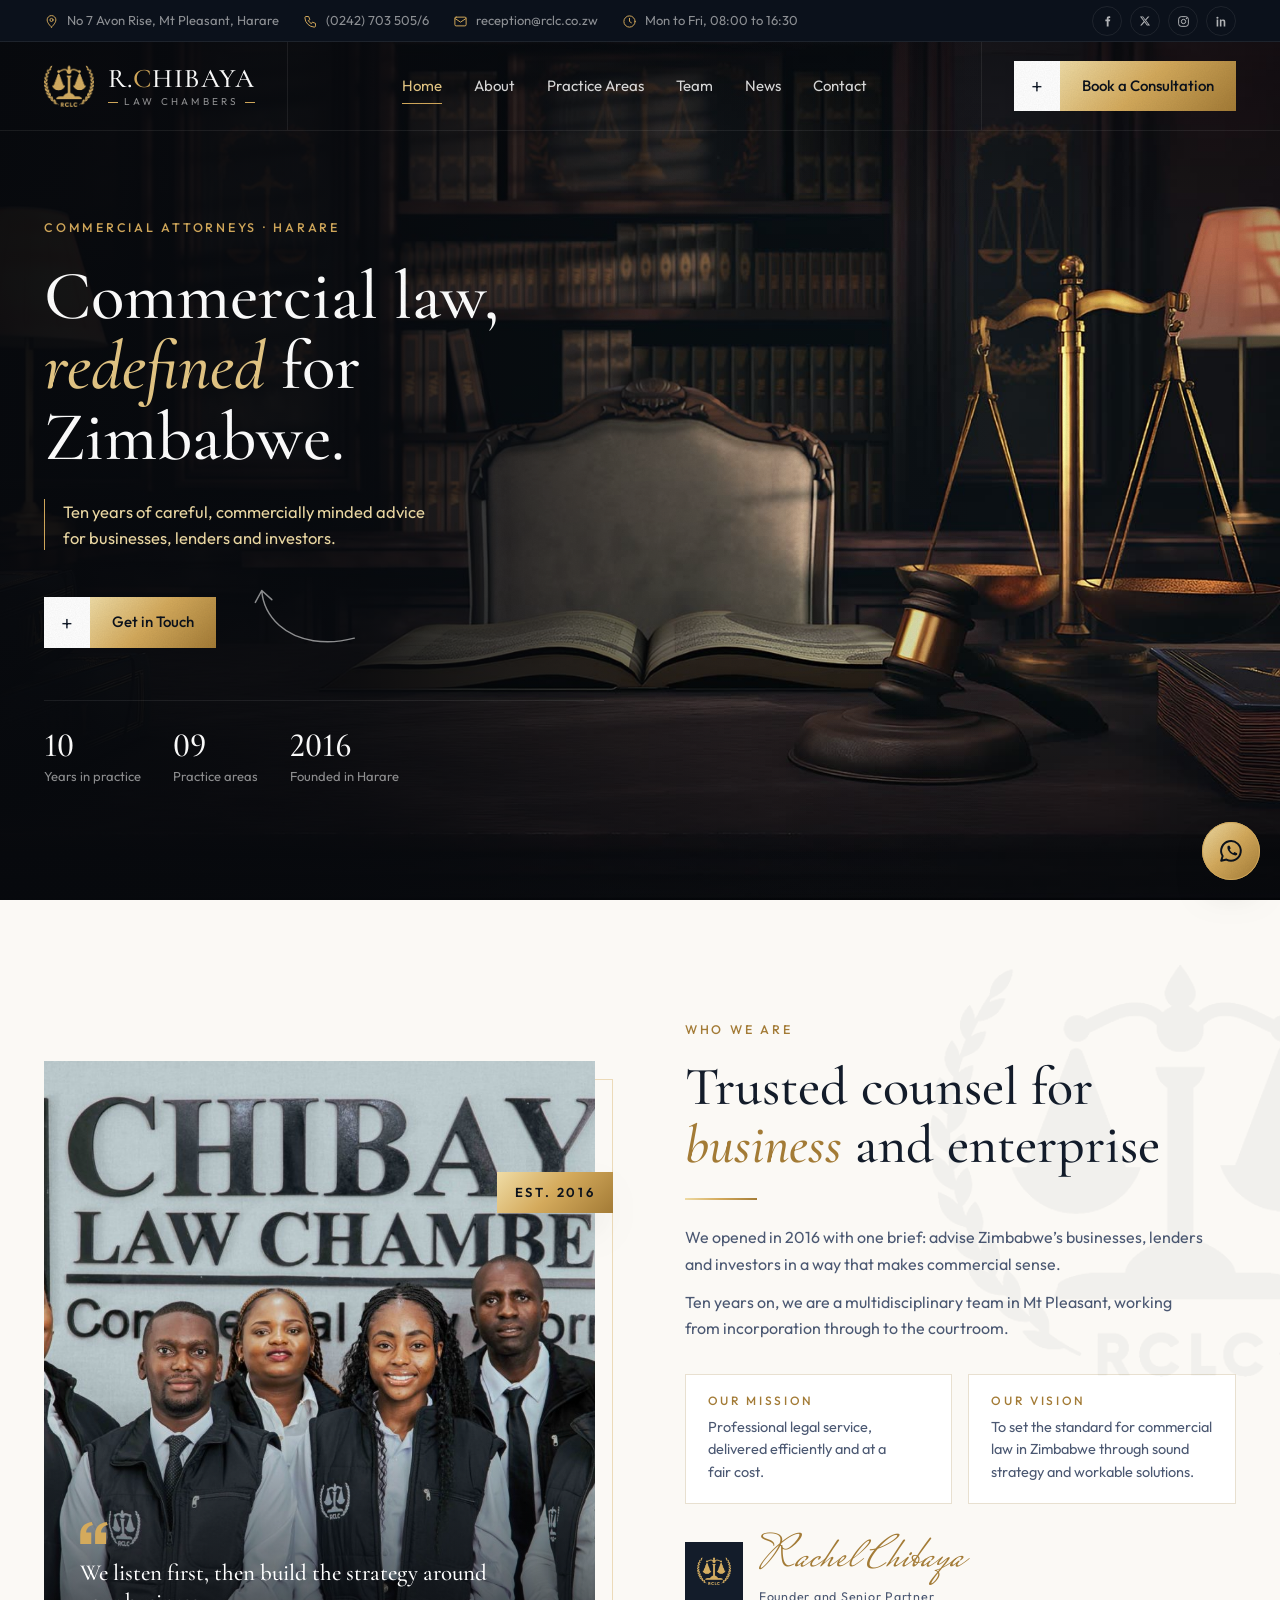
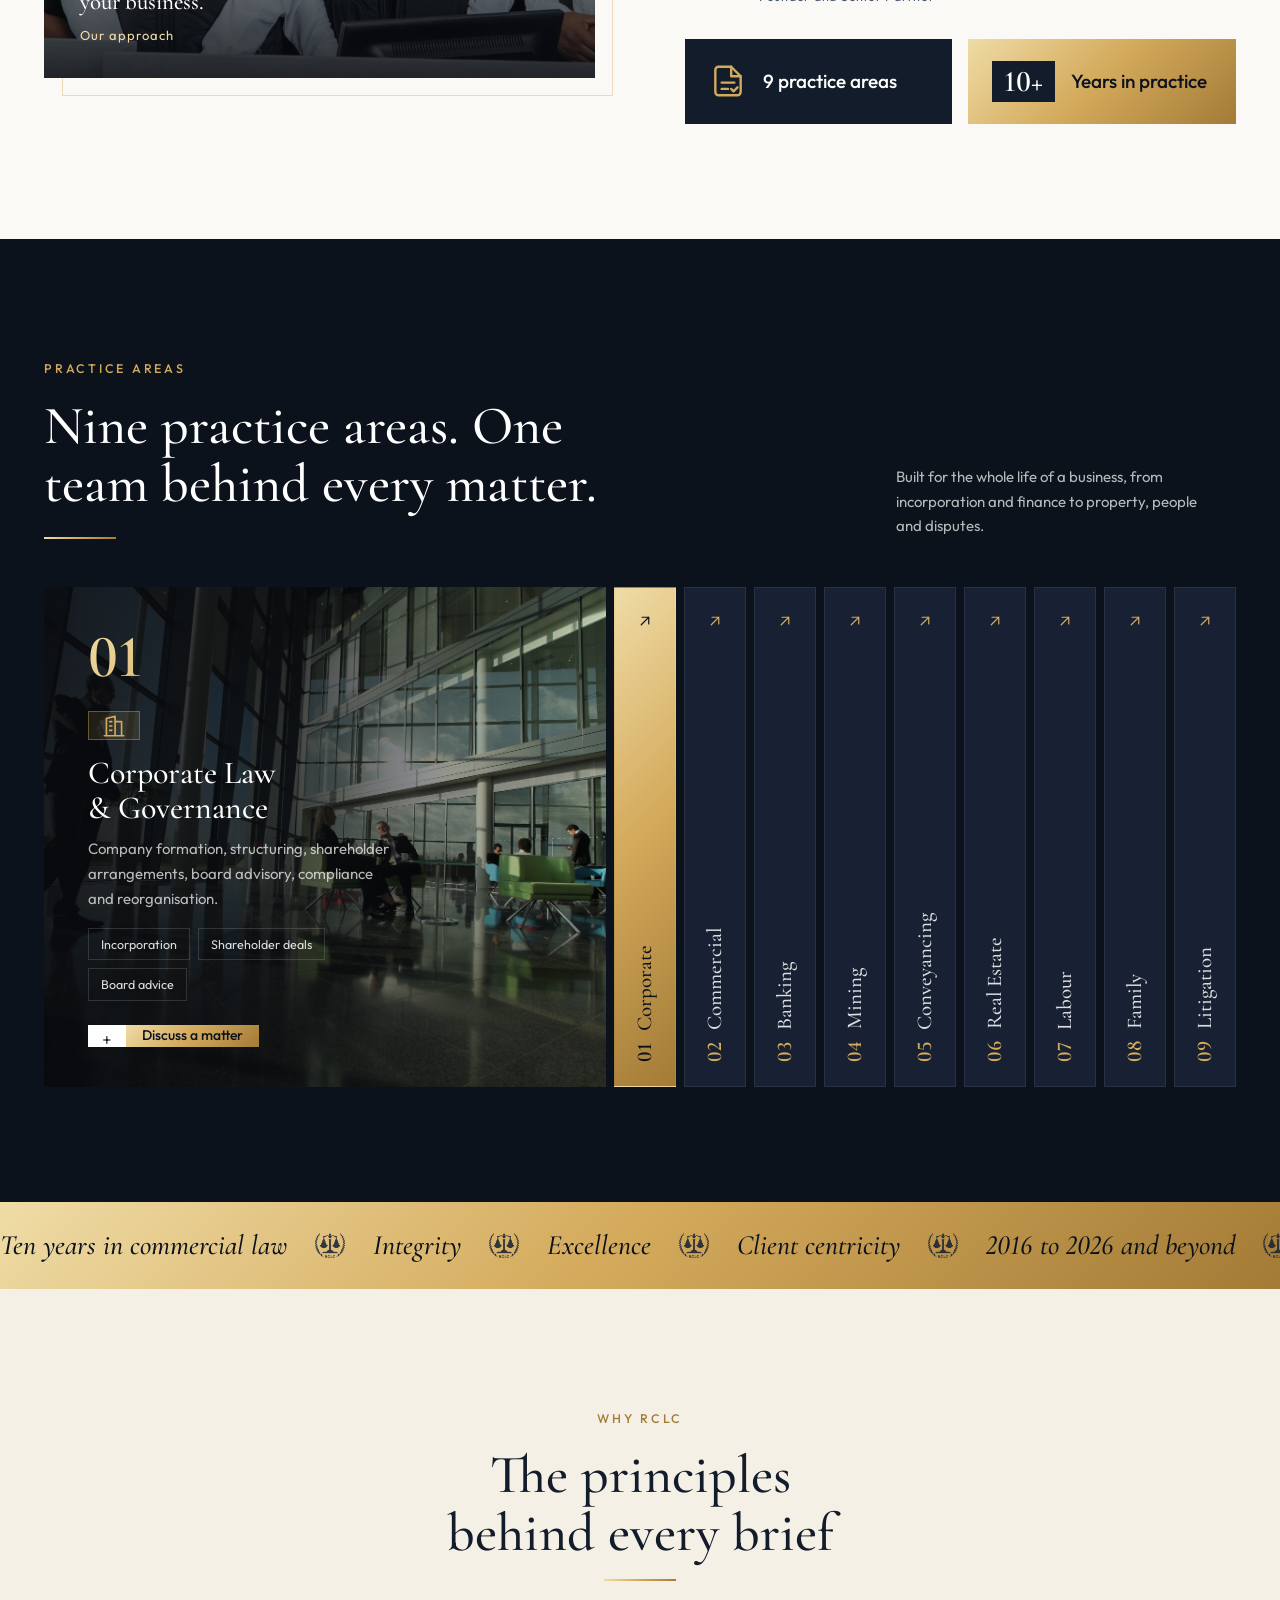
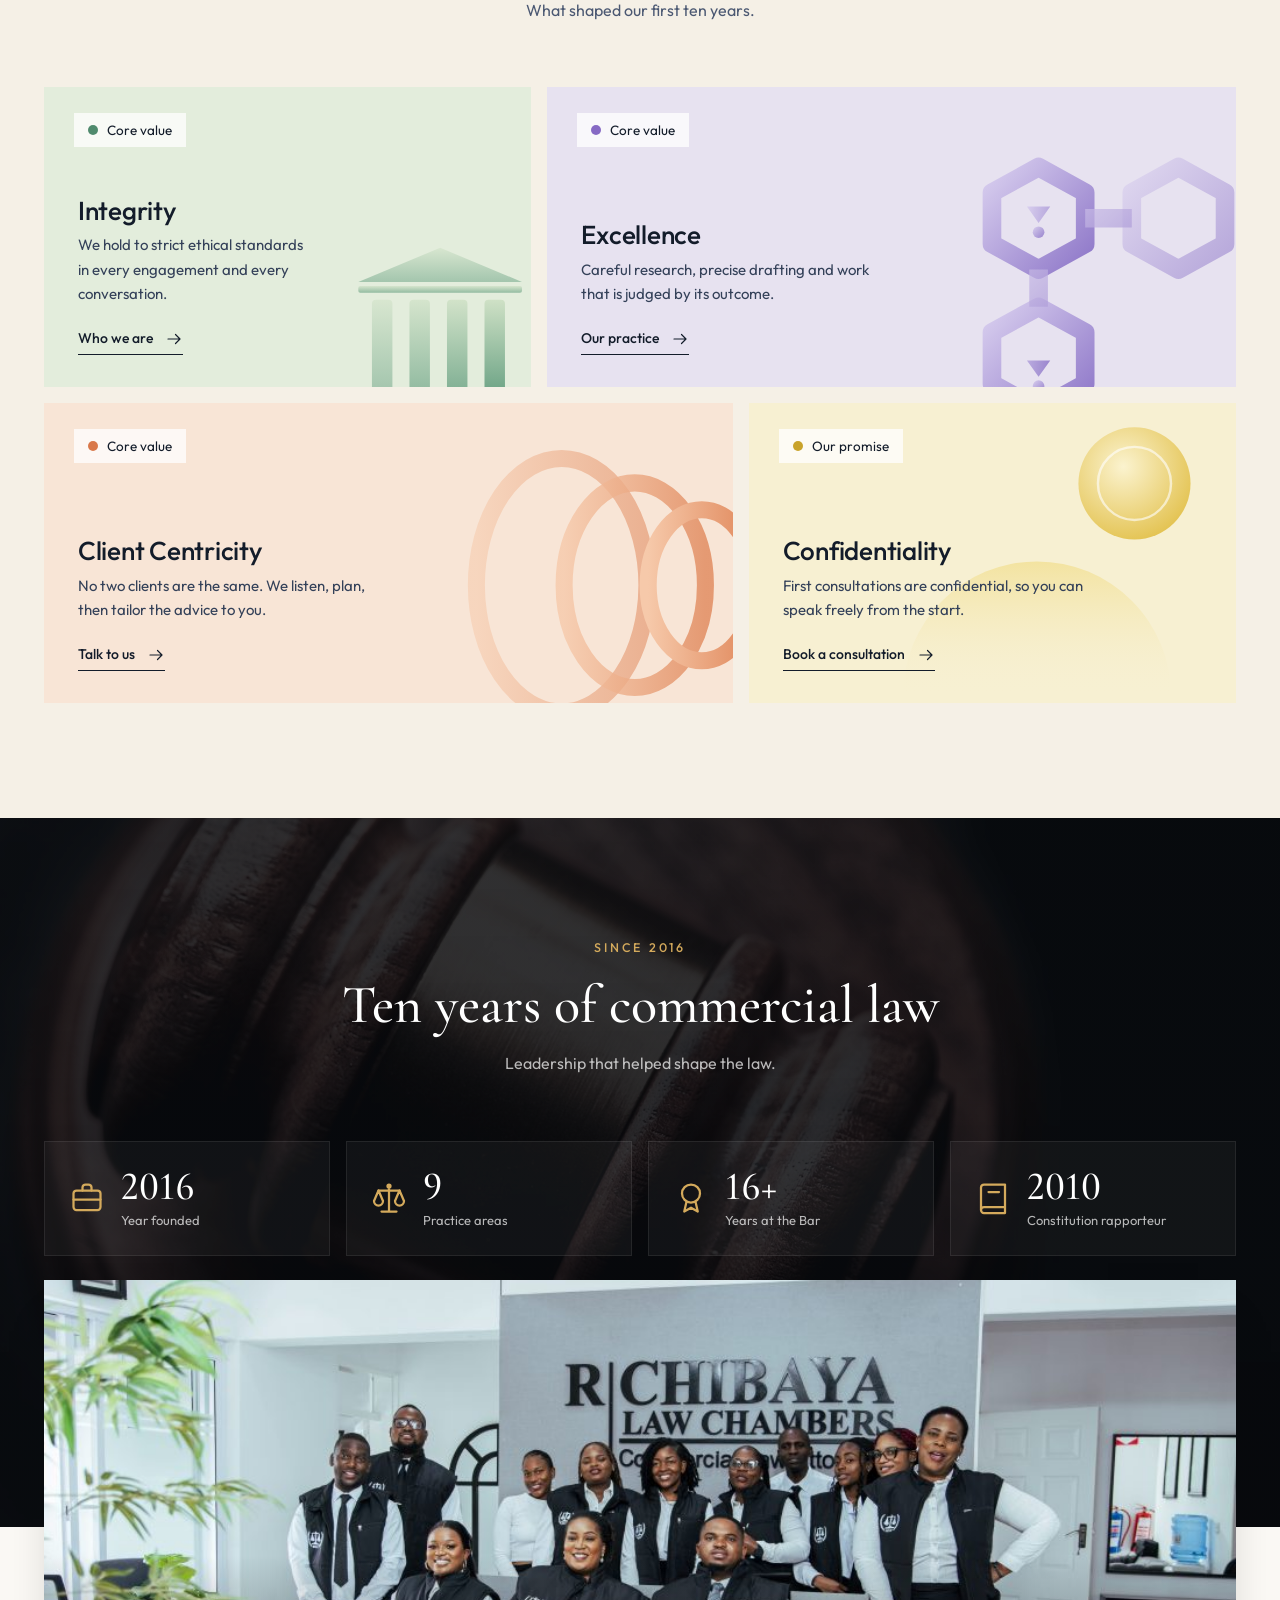
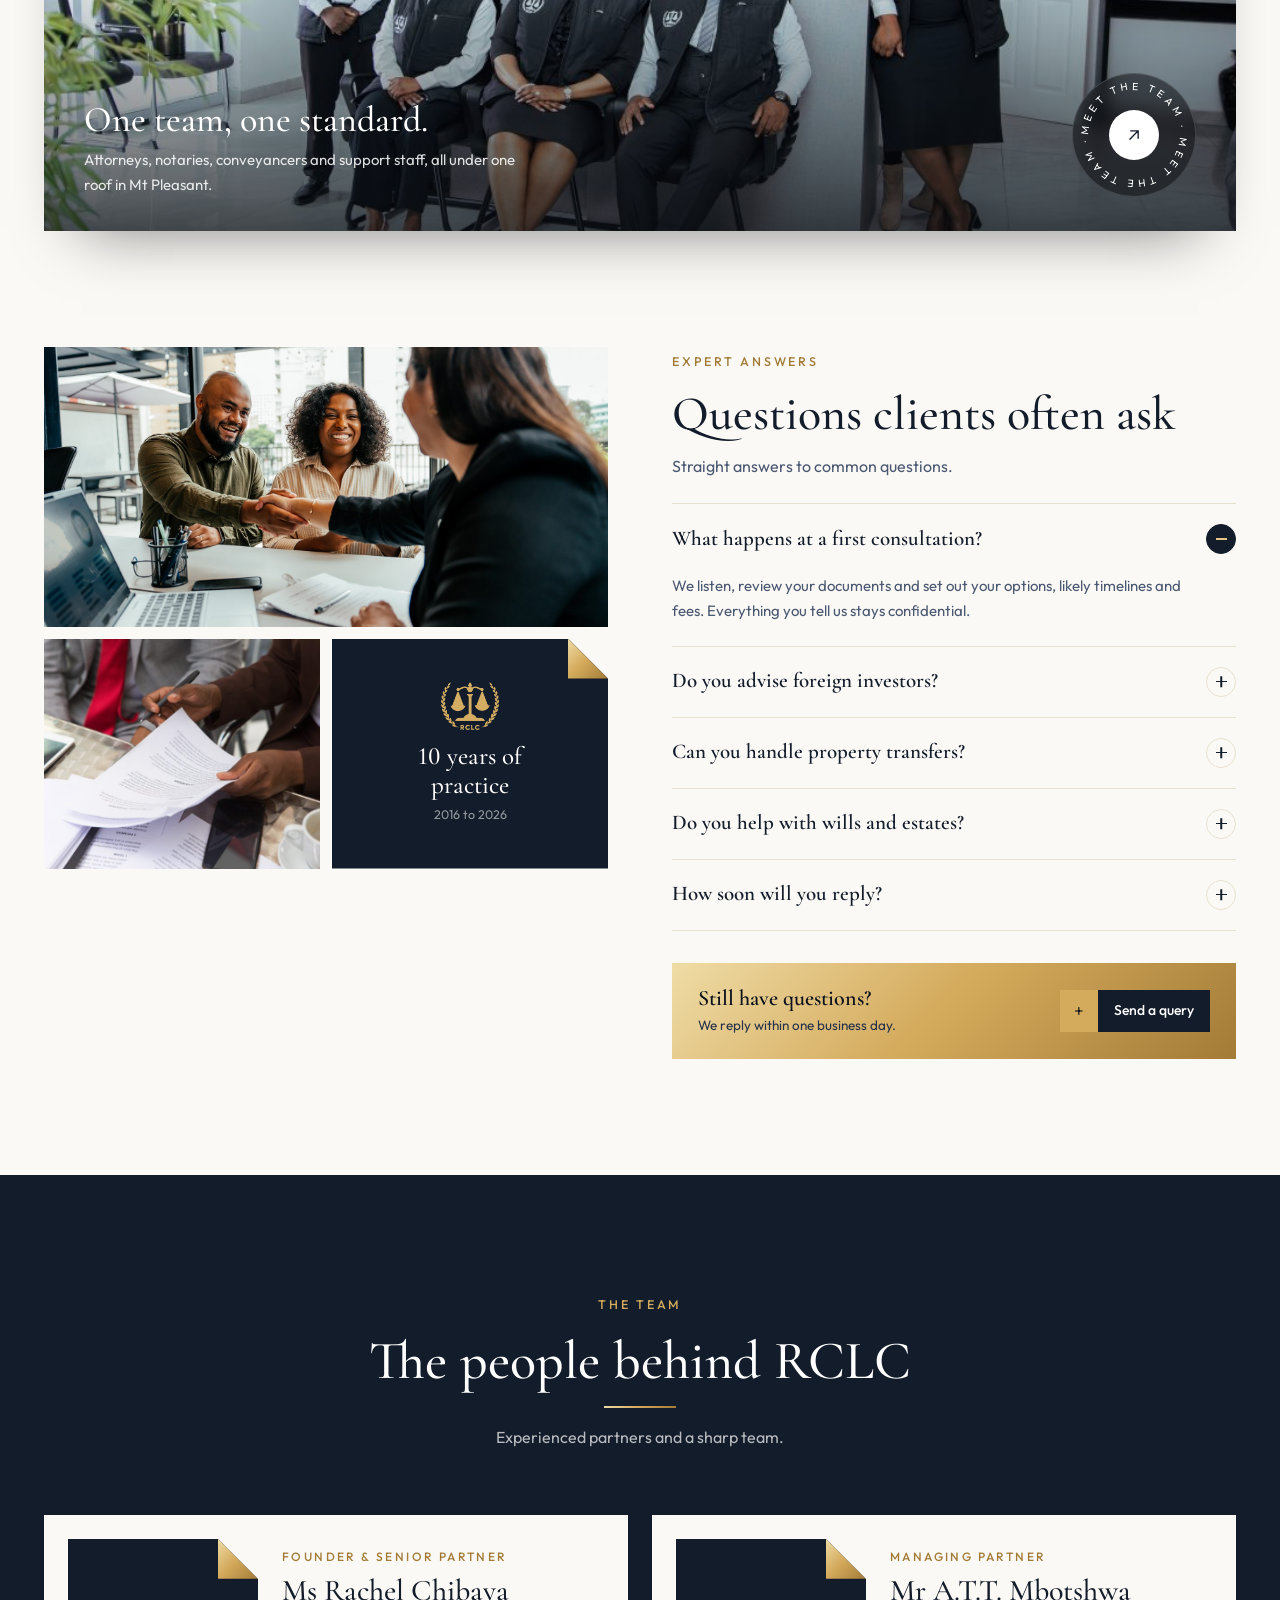
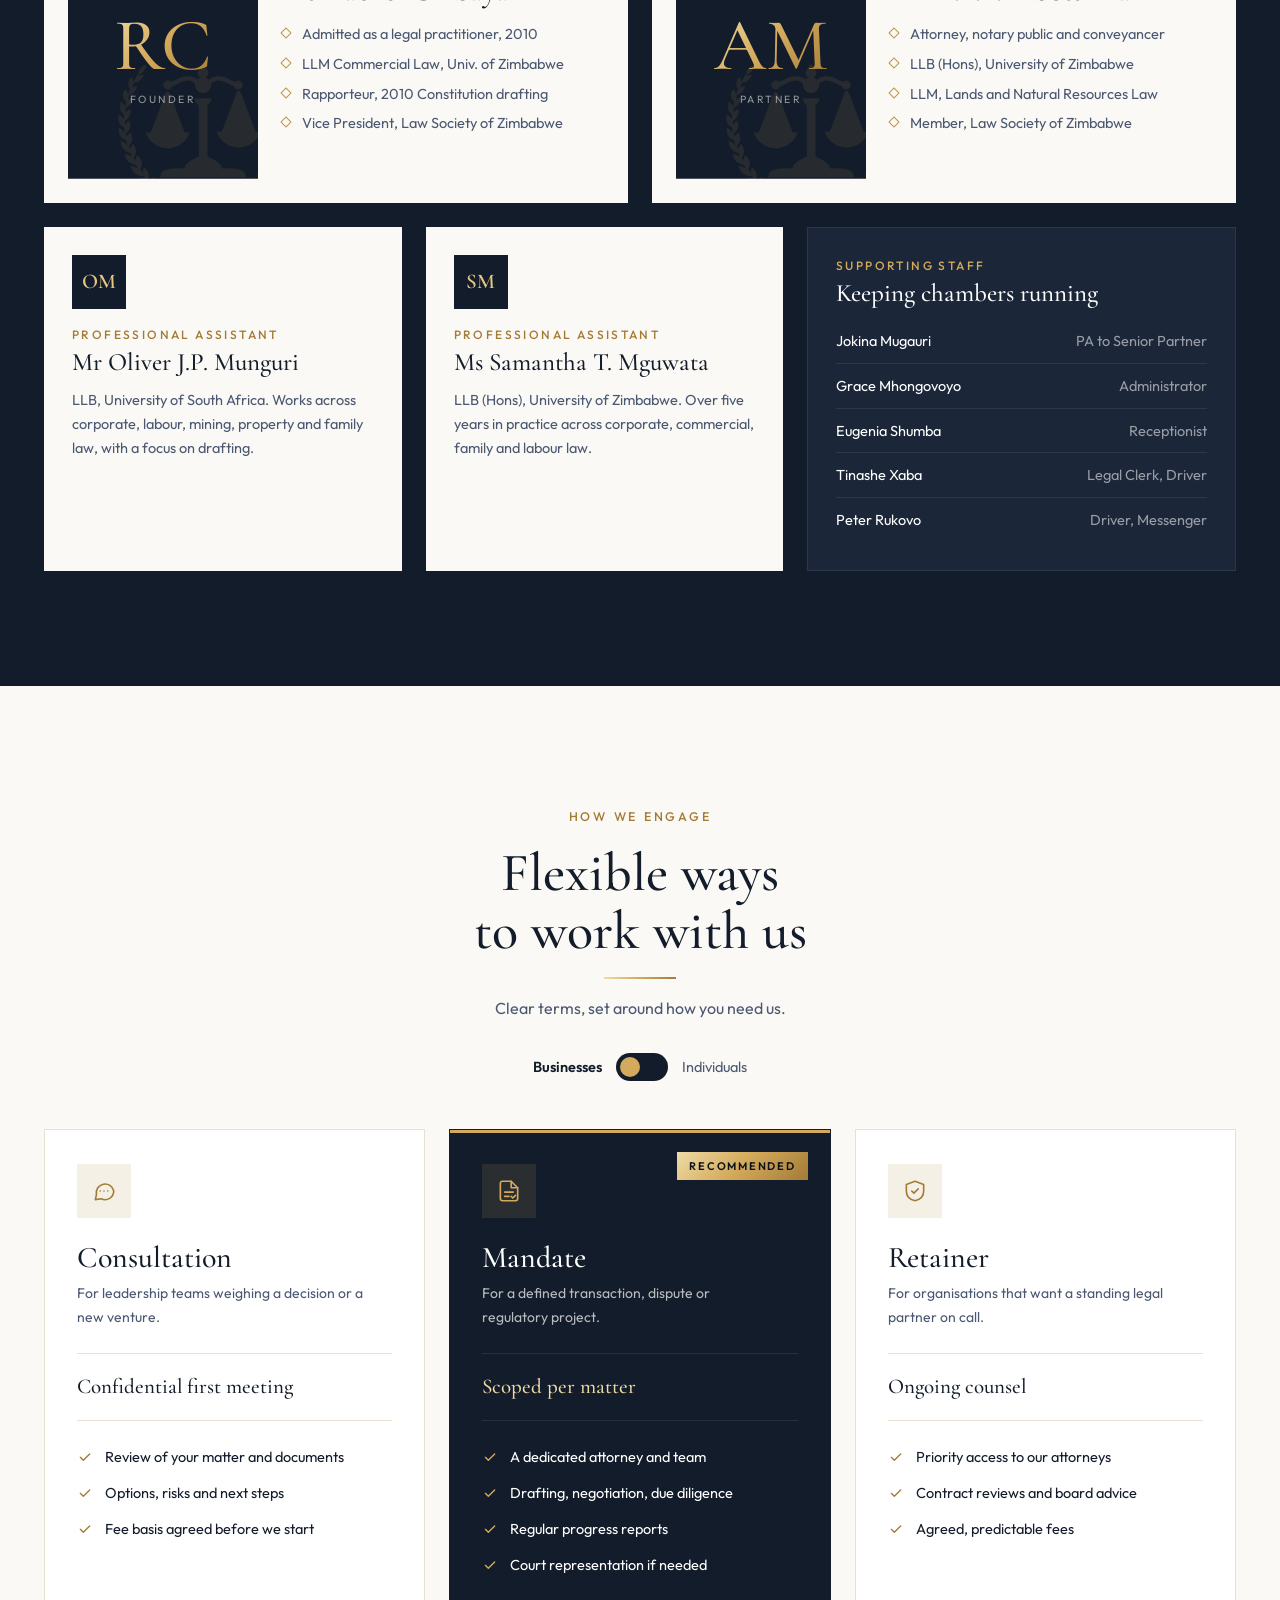
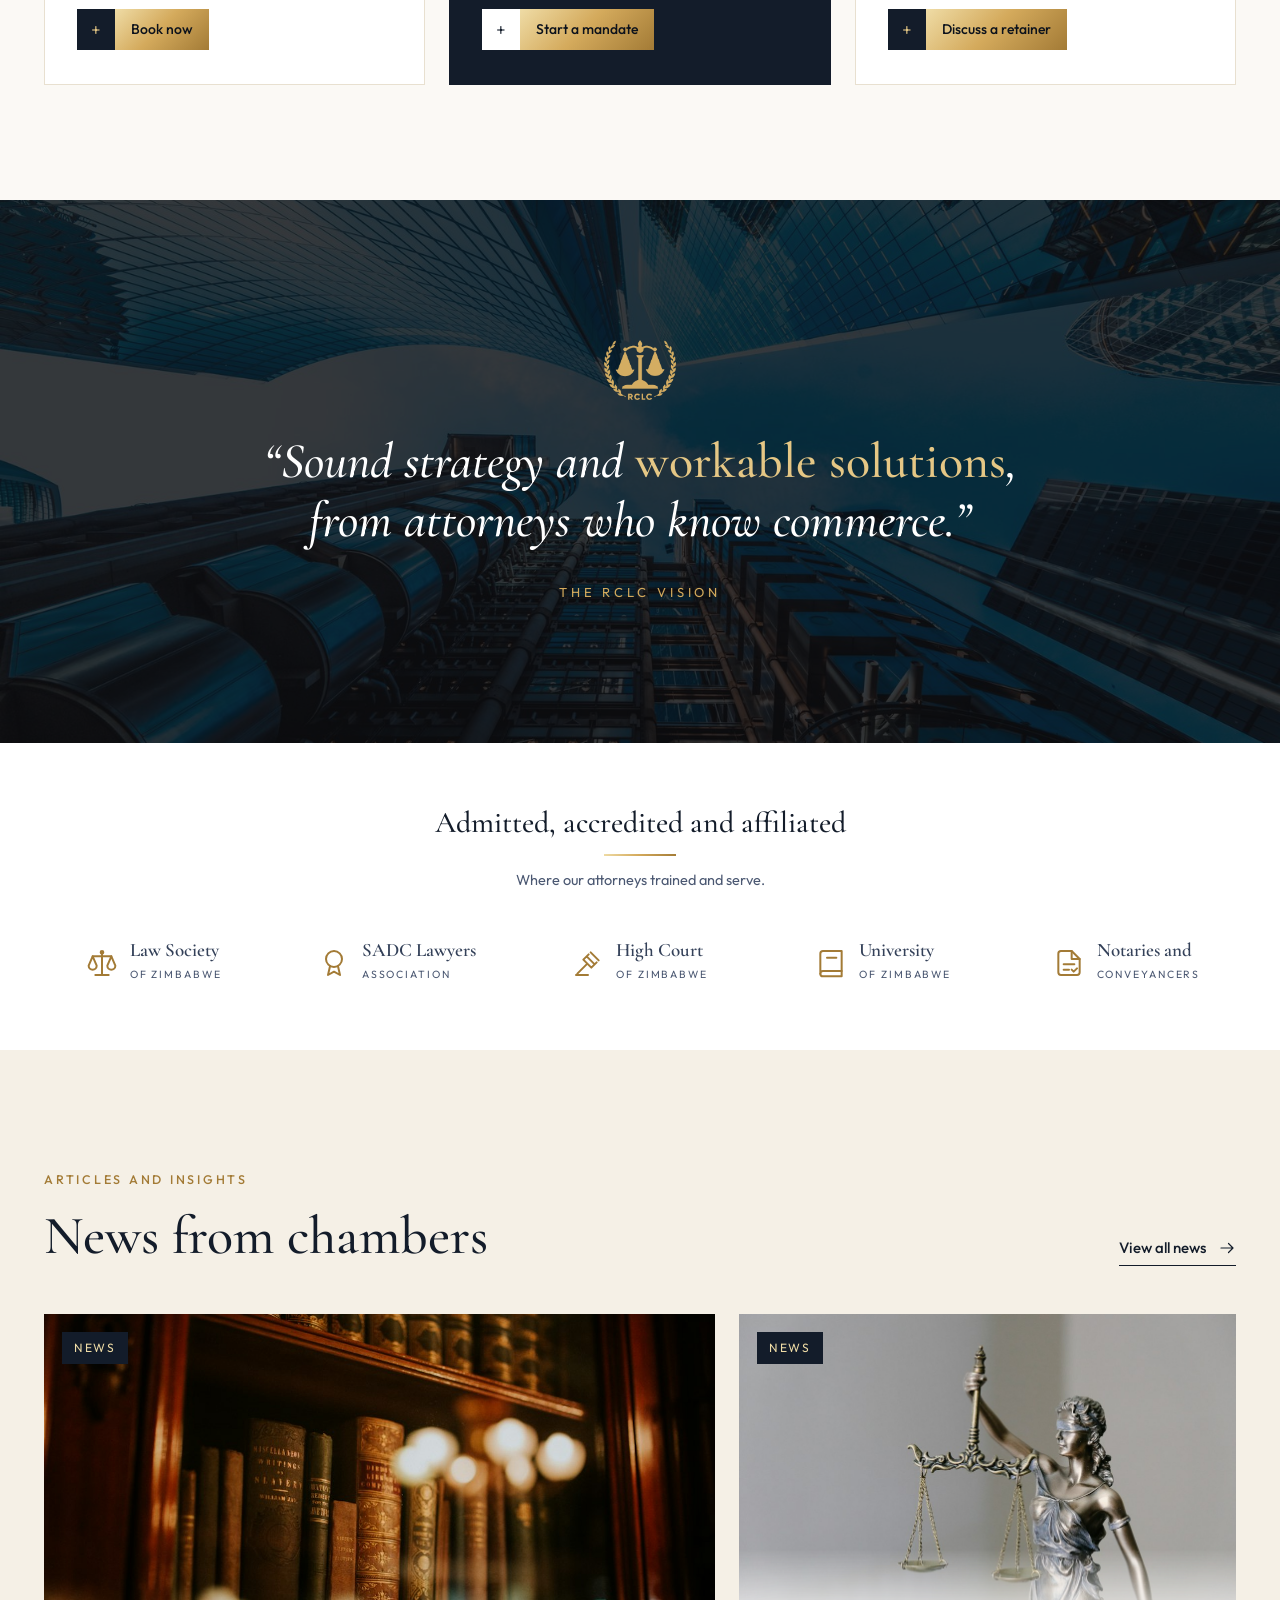
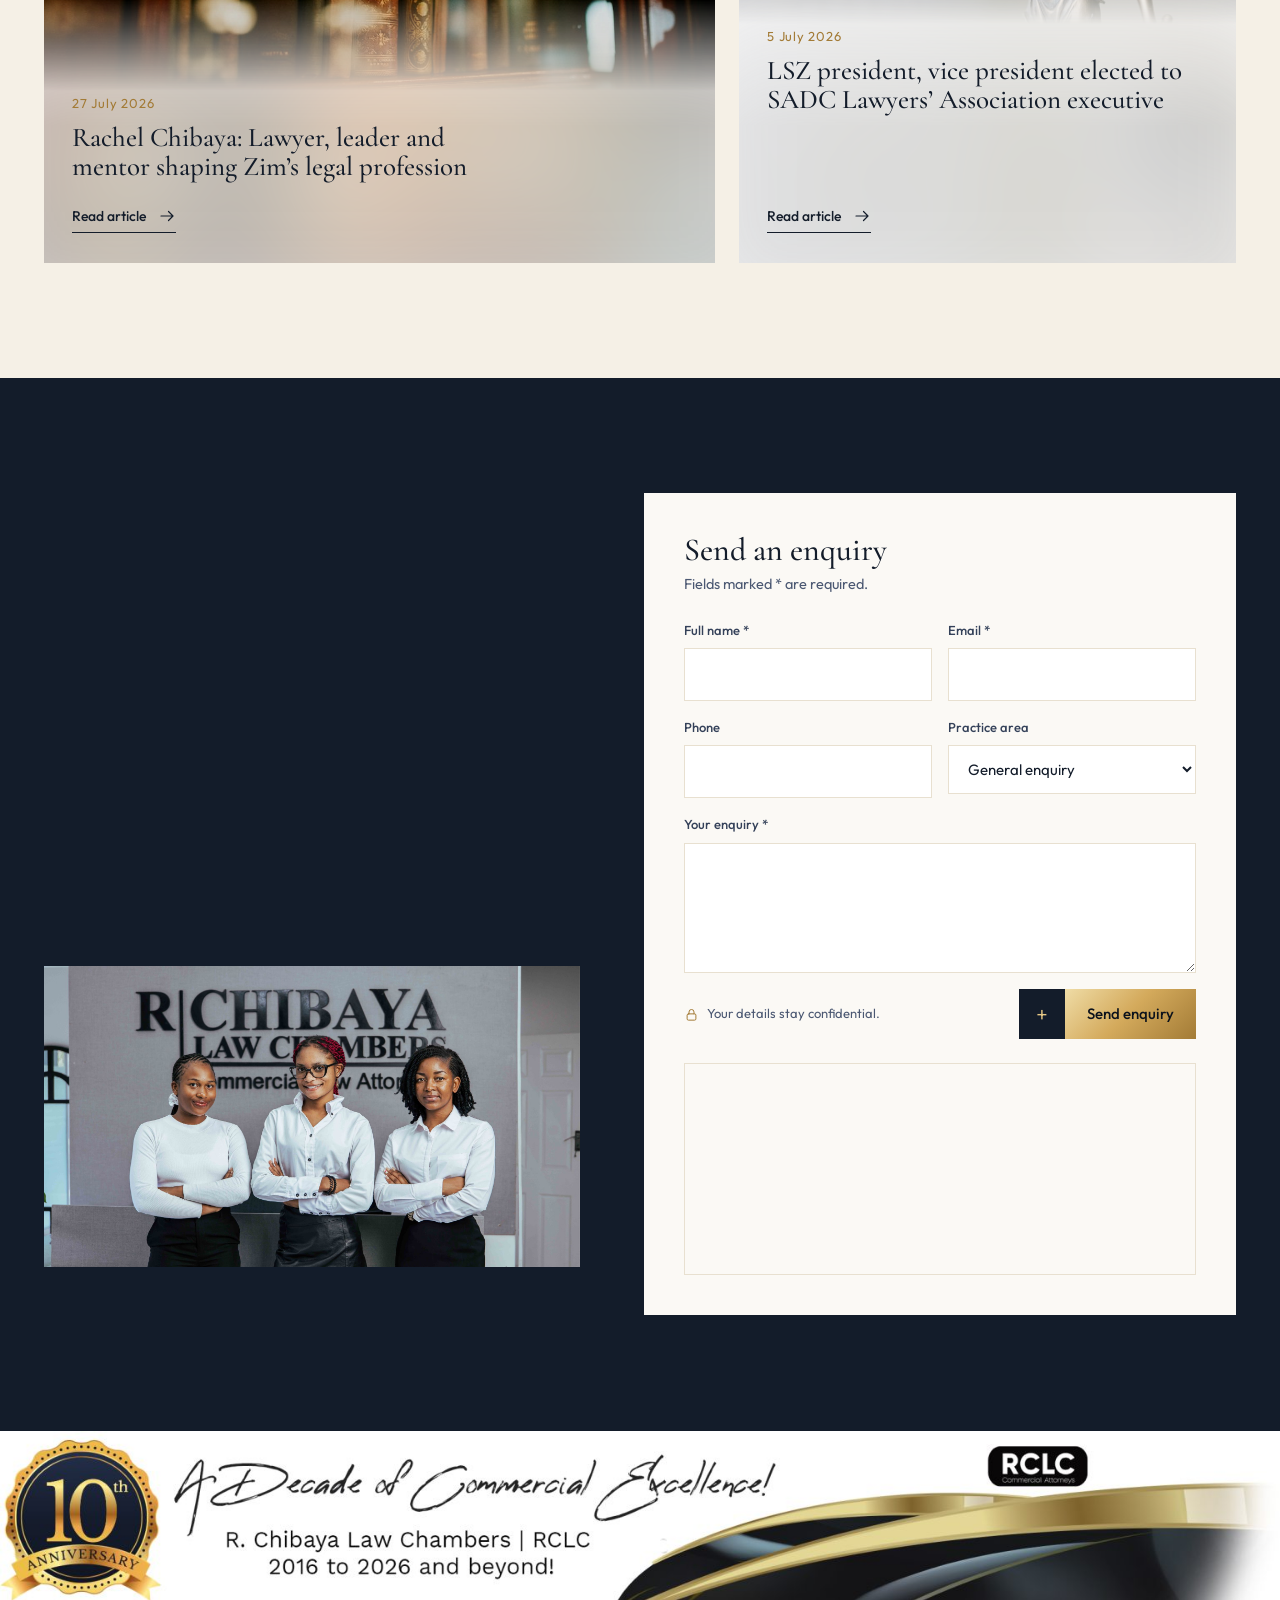
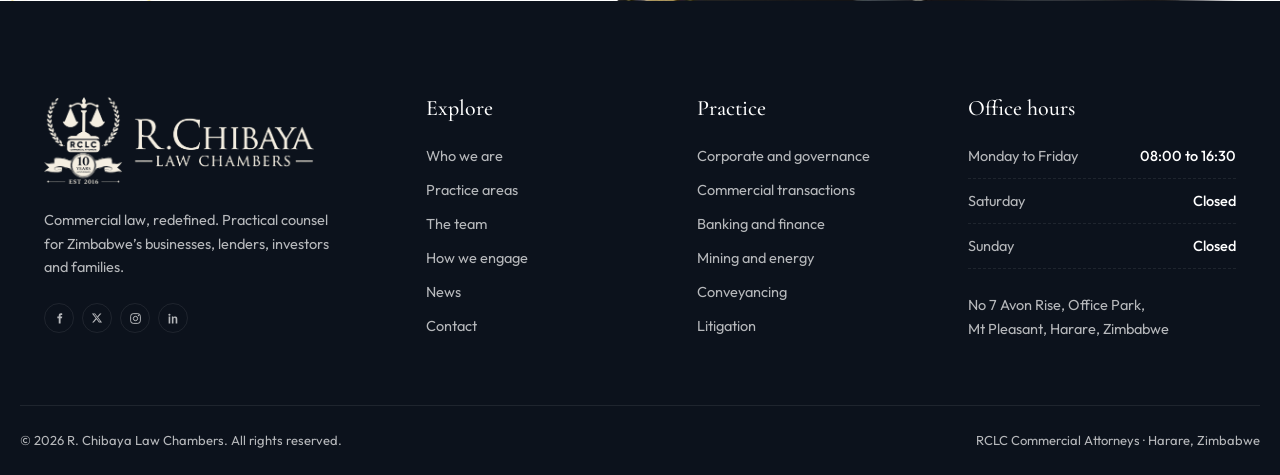
<file: index.html>
<!doctype html>
<html lang="en" class="no-js">
<head>
  <meta charset="utf-8">
  <meta name="viewport" content="width=device-width, initial-scale=1">
  <title>R. Chibaya Law Chambers | RCLC Commercial Attorneys, Harare</title>
  <meta name="description" content="R. Chibaya Law Chambers (RCLC), commercial attorneys in Harare since 2016. Corporate, commercial, banking, mining, property, labour, family and litigation work.">
  <meta name="theme-color" content="#0c121c">
  <script>document.documentElement.classList.replace("no-js", "js");</script>
  <link rel="icon" type="image/png" href="assets/img/emblem-gold.png">
  <link rel="preload" href="assets/fonts/cormorant-garamond-500-normal.woff2" as="font" type="font/woff2" crossorigin>
  <link rel="preload" href="assets/fonts/outfit-300-600-normal.woff2" as="font" type="font/woff2" crossorigin>
  <link rel="stylesheet" href="css/fonts.css">
  <link rel="stylesheet" href="css/styles.css">
</head>
<body id="top">

<!-- icon set: hand-drawn inline SVG, owned by the site -->
<svg width="0" height="0" style="position:absolute" aria-hidden="true">
  <defs>
    <symbol id="i-pin" viewBox="0 0 24 24" fill="none" stroke="currentColor" stroke-width="1.6" stroke-linecap="round" stroke-linejoin="round"><path d="M12 21s-7-6.1-7-11.5A7 7 0 0 1 19 9.5C19 14.9 12 21 12 21z"/><circle cx="12" cy="9.5" r="2.5"/></symbol>
    <symbol id="i-phone" viewBox="0 0 24 24" fill="none" stroke="currentColor" stroke-width="1.6" stroke-linecap="round" stroke-linejoin="round"><path d="M5 4h4l2 5-2.5 1.5a11 11 0 0 0 5 5L15 13l5 2v4a2 2 0 0 1-2 2A16 16 0 0 1 3 6a2 2 0 0 1 2-2"/></symbol>
    <symbol id="i-mail" viewBox="0 0 24 24" fill="none" stroke="currentColor" stroke-width="1.6" stroke-linecap="round" stroke-linejoin="round"><rect x="3" y="5" width="18" height="14" rx="2"/><path d="m3 7 9 6 9-6"/></symbol>
    <symbol id="i-clock" viewBox="0 0 24 24" fill="none" stroke="currentColor" stroke-width="1.6" stroke-linecap="round" stroke-linejoin="round"><circle cx="12" cy="12" r="9"/><path d="M12 7v5l3 2"/></symbol>
    <symbol id="i-arrow" viewBox="0 0 24 24" fill="none" stroke="currentColor" stroke-width="1.6" stroke-linecap="round" stroke-linejoin="round"><path d="M4 12h16M14 6l6 6-6 6"/></symbol>
    <symbol id="i-up-right" viewBox="0 0 24 24" fill="none" stroke="currentColor" stroke-width="1.6" stroke-linecap="round" stroke-linejoin="round"><path d="M7 17 17 7M8 7h9v9"/></symbol>
    <symbol id="i-check" viewBox="0 0 24 24" fill="none" stroke="currentColor" stroke-width="2" stroke-linecap="round" stroke-linejoin="round"><path d="m5 12.5 4.5 4.5L19 7.5"/></symbol>
    <symbol id="i-lock" viewBox="0 0 24 24" fill="none" stroke="currentColor" stroke-width="1.6" stroke-linecap="round" stroke-linejoin="round"><rect x="5" y="11" width="14" height="10" rx="2"/><path d="M8 11V8a4 4 0 0 1 8 0v3"/></symbol>
    <symbol id="i-scales" viewBox="0 0 24 24" fill="none" stroke="currentColor" stroke-width="1.5" stroke-linecap="round" stroke-linejoin="round"><path d="M12 3v18M7 21h10M5 7h14M12 5a1 1 0 1 0 0-2 1 1 0 0 0 0 2"/><path d="m5 7-3 7a3 3 0 0 0 6 0zM19 7l-3 7a3 3 0 0 0 6 0z"/></symbol>
    <symbol id="i-building" viewBox="0 0 24 24" fill="none" stroke="currentColor" stroke-width="1.5" stroke-linecap="round" stroke-linejoin="round"><path d="M3 21h18M5 21V5l8-2v18M13 8h6v13"/><path d="M8 8h2M8 12h2M8 16h2"/></symbol>
    <symbol id="i-contract" viewBox="0 0 24 24" fill="none" stroke="currentColor" stroke-width="1.5" stroke-linecap="round" stroke-linejoin="round"><path d="M14 3H6a2 2 0 0 0-2 2v14a2 2 0 0 0 2 2h12a2 2 0 0 0 2-2V9z"/><path d="M14 3v6h6M8 13h8M8 17h4"/><path d="m14 17 1.5 1.5L18 16"/></symbol>
    <symbol id="i-bank" viewBox="0 0 24 24" fill="none" stroke="currentColor" stroke-width="1.5" stroke-linecap="round" stroke-linejoin="round"><path d="m3 9 9-5 9 5M4 10h16M5 10v8M9.5 10v8M14.5 10v8M19 10v8M3 21h18M4 18h16"/></symbol>
    <symbol id="i-mine" viewBox="0 0 24 24" fill="none" stroke="currentColor" stroke-width="1.5" stroke-linecap="round" stroke-linejoin="round"><path d="M2 20 9 9l4 6 3-4 6 9z"/><path d="M14 3c3 0 5 1.5 6 3M15.5 3 12 9"/></symbol>
    <symbol id="i-key" viewBox="0 0 24 24" fill="none" stroke="currentColor" stroke-width="1.5" stroke-linecap="round" stroke-linejoin="round"><path d="M3 11 12 4l9 7"/><path d="M5 10v10h6"/><circle cx="16" cy="16" r="2.5"/><path d="M18 17.5 21 20.5M19.5 19l1-1"/></symbol>
    <symbol id="i-crane" viewBox="0 0 24 24" fill="none" stroke="currentColor" stroke-width="1.5" stroke-linecap="round" stroke-linejoin="round"><path d="M6 21V4l-3 3M6 4h15M6 4l5 5M17 4v5M15 9h4v3h-4zM3 21h8"/></symbol>
    <symbol id="i-hardhat" viewBox="0 0 24 24" fill="none" stroke="currentColor" stroke-width="1.5" stroke-linecap="round" stroke-linejoin="round"><path d="M2 17h20v2H2zM4 17a8 8 0 0 1 16 0"/><path d="M10 9V6h4v3"/></symbol>
    <symbol id="i-family" viewBox="0 0 24 24" fill="none" stroke="currentColor" stroke-width="1.5" stroke-linecap="round" stroke-linejoin="round"><circle cx="8" cy="6" r="2.5"/><circle cx="16" cy="6" r="2.5"/><circle cx="12" cy="13" r="2"/><path d="M3 21v-5a5 5 0 0 1 5-5M21 21v-5a5 5 0 0 0-5-5M9 21v-2a3 3 0 0 1 6 0v2"/></symbol>
    <symbol id="i-gavel" viewBox="0 0 24 24" fill="none" stroke="currentColor" stroke-width="1.5" stroke-linecap="round" stroke-linejoin="round"><path d="m14 4 6 6M11 7l6 6M12.5 5.5l-4 4 6 6 4-4M11.5 12.5 4 20M3 21h9"/></symbol>
    <symbol id="i-briefcase" viewBox="0 0 24 24" fill="none" stroke="currentColor" stroke-width="1.5" stroke-linecap="round" stroke-linejoin="round"><rect x="3" y="7" width="18" height="13" rx="2"/><path d="M9 7V5a2 2 0 0 1 2-2h2a2 2 0 0 1 2 2v2M3 13h18"/></symbol>
    <symbol id="i-award" viewBox="0 0 24 24" fill="none" stroke="currentColor" stroke-width="1.5" stroke-linecap="round" stroke-linejoin="round"><circle cx="12" cy="9" r="6"/><path d="m9 14.5-1.5 6.5 4.5-2.5 4.5 2.5-1.5-6.5"/></symbol>
    <symbol id="i-book" viewBox="0 0 24 24" fill="none" stroke="currentColor" stroke-width="1.5" stroke-linecap="round" stroke-linejoin="round"><path d="M4 5a2 2 0 0 1 2-2h14v15H6a2 2 0 0 0-2 2z"/><path d="M4 20a2 2 0 0 0 2 2h14v-4M9 8h7"/></symbol>
    <symbol id="i-chat" viewBox="0 0 24 24" fill="none" stroke="currentColor" stroke-width="1.5" stroke-linecap="round" stroke-linejoin="round"><path d="M21 12a8 8 0 0 1-11.6 7.1L4 20l1-4.6A8 8 0 1 1 21 12z"/><path d="M8.5 12h.01M12 12h.01M15.5 12h.01"/></symbol>
    <symbol id="i-shield" viewBox="0 0 24 24" fill="none" stroke="currentColor" stroke-width="1.5" stroke-linecap="round" stroke-linejoin="round"><path d="M12 3 4 6v6c0 5 3.5 8 8 9 4.5-1 8-4 8-9V6z"/><path d="m9 12 2 2 4-4"/></symbol>
    <symbol id="i-wa" viewBox="0 0 24 24"><path d="M3.6 20.4l1.25-4.1A8.4 8.4 0 1 1 8.1 19.3z" fill="none" stroke="currentColor" stroke-width="1.7" stroke-linejoin="round"/><path d="M9.1 7.9c.2-.4.5-.5.8-.5h.5c.2 0 .4.1.5.4l.7 1.6c.1.2 0 .5-.1.6l-.5.6c-.1.1-.1.3 0 .5.6 1.1 1.5 2 2.6 2.6.2.1.4.1.5 0l.6-.6c.2-.2.4-.2.6-.1l1.6.7c.3.1.4.3.4.5v.5c0 .3-.1.6-.5.8-.6.3-1.7.5-3.5-.4a9 9 0 0 1-3.8-3.8c-.8-1.7-.6-2.8-.4-3.4z" fill="currentColor"/></symbol>
    <symbol id="i-fb" viewBox="0 0 24 24" fill="currentColor"><path d="M14 8.5V6.8c0-.8.2-1.3 1.4-1.3H17V2.6c-.3 0-1.3-.1-2.4-.1-2.4 0-4 1.4-4 4.1v1.9H8v3.2h2.6V21H14v-9.3h2.6l.4-3.2z"/></symbol>
    <symbol id="i-x" viewBox="0 0 24 24" fill="currentColor"><path d="M17.8 3h3.1l-6.8 7.7 8 10.3h-6.2l-4.9-6.3L5.4 21H2.3l7.2-8.3L1.8 3h6.4l4.4 5.8zm-1.1 16.2h1.7L7.4 4.7H5.5z"/></symbol>
    <symbol id="i-ig" viewBox="0 0 24 24" fill="none" stroke="currentColor" stroke-width="1.8"><rect x="3" y="3" width="18" height="18" rx="5"/><circle cx="12" cy="12" r="4"/><circle cx="17.5" cy="6.5" r=".6" fill="currentColor"/></symbol>
    <symbol id="i-in" viewBox="0 0 24 24" fill="currentColor"><path d="M4.5 3a2 2 0 1 1 0 4 2 2 0 0 1 0-4zM3 8.5h3V21H3zM9 8.5h2.9v1.7h.1c.4-.8 1.4-1.9 3.4-1.9 3.1 0 3.6 2 3.6 4.7V21h-3v-7c0-1.6 0-3.3-2-3.3s-2.1 1.5-2.1 3.2V21H9z"/></symbol>
  </defs>
</svg>

<div class="topbar">
  <div class="container">
    <div class="topbar-info">
      <span><svg width="15" height="15" aria-hidden="true"><use href="#i-pin"/></svg>No 7 Avon Rise, Mt Pleasant, Harare</span>
      <a href="tel:+263242703505"><svg width="15" height="15" aria-hidden="true"><use href="#i-phone"/></svg>(0242) 703 505/6</a>
      <a href="mailto:reception@rclc.co.zw" class="hide-md"><svg width="15" height="15" aria-hidden="true"><use href="#i-mail"/></svg>reception@rclc.co.zw</a>
      <span class="hide-lg"><svg width="15" height="15" aria-hidden="true"><use href="#i-clock"/></svg>Mon to Fri, 08:00 to 16:30</span>
    </div>
    <div class="socials">
      <a href="https://www.facebook.com/RChibayaLawC" target="_blank" rel="noopener" aria-label="Facebook"><svg width="13" height="13" aria-hidden="true"><use href="#i-fb"/></svg></a>
      <a href="https://twitter.com/RChibayaLawFirm" target="_blank" rel="noopener" aria-label="X (Twitter)"><svg width="12" height="12" aria-hidden="true"><use href="#i-x"/></svg></a>
      <a href="https://www.instagram.com/lawfirmzim/" target="_blank" rel="noopener" aria-label="Instagram"><svg width="13" height="13" aria-hidden="true"><use href="#i-ig"/></svg></a>
      <a href="https://www.linkedin.com/company/r-chibaya-law-chambers/" target="_blank" rel="noopener" aria-label="LinkedIn"><svg width="13" height="13" aria-hidden="true"><use href="#i-in"/></svg></a>
    </div>
  </div>
</div>

<header class="site-header" id="header">
  <div class="container header-grid">
    <a href="index.html" class="brand" aria-label="R. Chibaya Law Chambers, home">
      <img src="assets/img/emblem-gold.png" alt="" width="450" height="372">
      <span class="brand-text"><strong>R.<span>C</span>HIBAYA</strong><small>LAW CHAMBERS</small></span>
    </a>
    <nav class="main-nav" id="nav" aria-label="Main">
      <a href="index.html" class="active" aria-current="page">Home</a>
      <a href="about.html">About</a>
      <a href="practice-areas.html">Practice Areas</a>
      <a href="team.html">Team</a>
      <a href="news.html">News</a>
      <a href="contact.html">Contact</a>
      <div class="nav-extra">
        <a href="tel:+263242703505"><svg width="16" height="16" aria-hidden="true"><use href="#i-phone"/></svg>(0242) 703 505/6</a>
        <a href="mailto:reception@rclc.co.zw"><svg width="16" height="16" aria-hidden="true"><use href="#i-mail"/></svg>reception@rclc.co.zw</a>
        <a href="contact.html#enquiry" class="btn"><span class="btn-icon" aria-hidden="true">+</span><span class="btn-label">Book a Consultation</span></a>
      </div>
    </nav>
    <div class="header-cta">
      <a href="contact.html#enquiry" class="btn"><span class="btn-icon" aria-hidden="true">+</span><span class="btn-label">Book a Consultation</span></a>
    </div>
    <button class="nav-toggle" type="button" aria-label="Open menu" aria-expanded="false" aria-controls="nav"><span></span></button>
  </div>
</header>

<main>
<!-- ============ HERO ============ -->
<section class="hero" id="home">
  <div class="hero-media" aria-hidden="true">
    <video class="hero-video" autoplay muted loop playsinline preload="auto" disablepictureinpicture>
      <source src="assets/video/hero-portrait.mp4" type="video/mp4" media="(max-width: 720px) and (orientation: portrait)">
      <source src="assets/video/hero-wide.mp4" type="video/mp4">
    </video>
  </div>
  <div class="container hero-grid">
    <div class="hero-copy">
      <span class="eyebrow reveal">Commercial attorneys · Harare</span>
      <h1 class="reveal">Commercial law,<br> <em>redefined</em> for<br> Zimbabwe.</h1>
      <p class="hero-sub reveal">Ten years of careful, commercially minded advice for businesses, lenders and investors.</p>
      <div class="hero-actions reveal">
        <a href="contact.html#enquiry" class="btn"><span class="btn-icon" aria-hidden="true">+</span><span class="btn-label">Get in Touch</span></a>
        <svg class="hero-arrow" viewBox="0 0 120 70" fill="none" aria-hidden="true"><path d="M116 58c-30 8-62 4-82-14C22 33 16 20 15 6M15 6l-7 13M15 6l11 10" stroke="currentColor" stroke-width="1.6" stroke-linecap="round"/></svg>
      </div>
      <div class="hero-trust reveal">
        <div><strong>10</strong>Years in practice</div>
        <div><strong>09</strong>Practice areas</div>
        <div><strong>2016</strong>Founded in Harare</div>
      </div>
    </div>

  </div>
</section>

<!-- ============ ABOUT (light) ============ -->
<section class="about" id="about">
  <div class="container about-grid">
    <div class="about-media reveal">
      <span class="est-tag">EST. 2016</span>
      <div class="frame">
        <img src="assets/img/team-reception.jpg" alt="RCLC attorneys and staff at the chambers reception in Mt Pleasant, Harare" loading="lazy" width="1000" height="900">
        <blockquote>
          <svg width="28" height="22" viewBox="0 0 30 24" fill="currentColor" aria-hidden="true"><path d="M0 24V13.7C0 5.8 4.2 1.2 12.6 0l1.2 3.3C9 4.5 6.7 7.2 6.5 11.4H12V24zm16.2 0V13.7C16.2 5.8 20.4 1.2 28.8 0L30 3.3c-4.8 1.2-7.1 3.9-7.3 8.1h5.5V24z"/></svg>
          <p>We listen first, then build the strategy around your business.</p>
          <cite>Our approach</cite>
        </blockquote>
      </div>
    </div>

    <div class="about-copy">
      <span class="eyebrow reveal">Who we are</span>
      <h2 class="reveal">Trusted counsel for <em>business</em> and enterprise</h2>
      <div class="rule reveal"></div>
      <p class="reveal">We opened in 2016 with one brief: advise Zimbabwe’s businesses, lenders and investors in a way that makes commercial sense.</p>
      <p class="reveal">Ten years on, we are a multidisciplinary team in Mt Pleasant, working from incorporation through to the courtroom.</p>

      <div class="mv reveal">
        <div><h3>Our mission</h3><p>Professional legal service, delivered efficiently and at a fair cost.</p></div>
        <div><h3>Our vision</h3><p>To set the standard for commercial law in Zimbabwe through sound strategy and workable solutions.</p></div>
      </div>

      <div class="signature reveal">
        <span class="av"><img src="assets/img/emblem-gold.png" alt="" width="450" height="372"></span>
        <div><span class="sig">Rachel Chibaya</span><small>Founder and Senior Partner</small></div>
      </div>

      <div class="about-stats reveal">
        <div class="stat-card stat-card--dark">
          <svg width="38" height="38" aria-hidden="true"><use href="#i-contract"/></svg>
          <strong>9 practice areas</strong>
        </div>
        <div class="stat-card stat-card--gold">
          <span class="num"><span data-count="10">10</span>+</span>
          <strong>Years in practice</strong>
        </div>
      </div>
    </div>
  </div>
</section>

<!-- ============ PRACTICE AREAS (dark) ============ -->
<section class="practice ground-dark" id="practice">
  <div class="container">
    <div class="practice-head">
      <div>
        <span class="eyebrow reveal">Practice areas</span>
        <h2 class="reveal">Nine practice areas. One team behind every matter.</h2>
        <div class="rule reveal"></div>
      </div>
      <p class="reveal">Built for the whole life of a business, from incorporation and finance to property, people and disputes.</p>
    </div>

    <div class="pa-wrap reveal">
      <div class="pa-stage" id="pa-stage">
        <article class="pa is-active" id="pa-1" aria-labelledby="pa-1-t">
          <img class="pa-ambient" src="assets/img/corporate.jpg" alt="" aria-hidden="true" loading="lazy" width="1600" height="1067">
          <div class="pa-media"><img src="assets/img/corporate.jpg" alt="Executives meeting in a glass-walled corporate atrium" loading="lazy" width="1600" height="1067"></div>
          <div class="pa-info">
            <span class="pa-num">01</span>
            <span class="pa-icon" aria-hidden="true"><svg width="26" height="26"><use href="#i-building"/></svg></span>
            <h3 id="pa-1-t">Corporate Law &amp; Governance</h3>
            <p>Company formation, structuring, shareholder arrangements, board advisory, compliance and reorganisation.</p>
            <div class="pa-tags"><span>Incorporation</span><span>Shareholder deals</span><span>Board advice</span></div>
            <a href="contact.html#enquiry" class="btn btn--sm"><span class="btn-icon" aria-hidden="true">+</span><span class="btn-label">Discuss a matter</span></a>
          </div>
        </article>
        <article class="pa" id="pa-2" aria-labelledby="pa-2-t">
          <img class="pa-ambient" src="assets/img/commercial.jpg" alt="" aria-hidden="true" loading="lazy" width="1000" height="668">
          <div class="pa-media"><img src="assets/img/commercial.jpg" alt="Hand signing a commercial agreement with a fountain pen" loading="lazy" width="1000" height="668"></div>
          <div class="pa-info">
            <span class="pa-num">02</span>
            <span class="pa-icon" aria-hidden="true"><svg width="26" height="26"><use href="#i-contract"/></svg></span>
            <h3 id="pa-2-t">Commercial Law &amp; Transactions</h3>
            <p>We draft and negotiate joint ventures, supply and distribution agreements, and service contracts.</p>
            <div class="pa-tags"><span>Joint ventures</span><span>Distribution</span><span>Service contracts</span></div>
            <a href="contact.html#enquiry" class="btn btn--sm"><span class="btn-icon" aria-hidden="true">+</span><span class="btn-label">Discuss a matter</span></a>
          </div>
        </article>
        <article class="pa" id="pa-3" aria-labelledby="pa-3-t">
          <img class="pa-ambient" src="assets/img/banking.jpg" alt="" aria-hidden="true" loading="lazy" width="1024" height="683">
          <div class="pa-media"><img src="assets/img/banking.jpg" alt="Banknotes representing finance and investment" loading="lazy" width="1024" height="683"></div>
          <div class="pa-info">
            <span class="pa-num">03</span>
            <span class="pa-icon" aria-hidden="true"><svg width="26" height="26"><use href="#i-bank"/></svg></span>
            <h3 id="pa-3-t">Banking, Finance &amp; Investment</h3>
            <p>Loan structuring, security arrangements, due diligence, and financial and exchange control compliance.</p>
            <div class="pa-tags"><span>Loans</span><span>Security</span><span>Exchange control</span></div>
            <a href="contact.html#enquiry" class="btn btn--sm"><span class="btn-icon" aria-hidden="true">+</span><span class="btn-label">Discuss a matter</span></a>
          </div>
        </article>
        <article class="pa" id="pa-4" aria-labelledby="pa-4-t">
          <img class="pa-ambient" src="assets/img/mining.jpg" alt="" aria-hidden="true" loading="lazy" width="780" height="516">
          <div class="pa-media"><img src="assets/img/mining.jpg" alt="Haul truck working in an open-pit mine" loading="lazy" width="780" height="516"></div>
          <div class="pa-info">
            <span class="pa-num">04</span>
            <span class="pa-icon" aria-hidden="true"><svg width="26" height="26"><use href="#i-mine"/></svg></span>
            <h3 id="pa-4-t">Mining, Energy &amp; Environment</h3>
            <p>Mining rights, joint ventures and licensing, plus the regulatory and environmental duties that follow.</p>
            <div class="pa-tags"><span>Mining rights</span><span>Licensing</span><span>Environment</span></div>
            <a href="contact.html#enquiry" class="btn btn--sm"><span class="btn-icon" aria-hidden="true">+</span><span class="btn-label">Discuss a matter</span></a>
          </div>
        </article>
        <article class="pa" id="pa-5" aria-labelledby="pa-5-t">
          <img class="pa-ambient" src="assets/img/property.jpg" alt="" aria-hidden="true" loading="lazy" width="1000" height="751">
          <div class="pa-media"><img src="assets/img/property.jpg" alt="House keys beside a small model home" loading="lazy" width="1000" height="751"></div>
          <div class="pa-info">
            <span class="pa-num">05</span>
            <span class="pa-icon" aria-hidden="true"><svg width="26" height="26"><use href="#i-key"/></svg></span>
            <h3 id="pa-5-t">Property, Notarial &amp; Conveyancing</h3>
            <p>Transfers, notarial instruments and conveyancing that secure your title and protect your land rights.</p>
            <div class="pa-tags"><span>Transfers</span><span>Notarial deeds</span><span>Title</span></div>
            <a href="contact.html#enquiry" class="btn btn--sm"><span class="btn-icon" aria-hidden="true">+</span><span class="btn-label">Discuss a matter</span></a>
          </div>
        </article>
        <article class="pa" id="pa-6" aria-labelledby="pa-6-t">
          <img class="pa-ambient" src="assets/img/infrastructure.jpg" alt="" aria-hidden="true" loading="lazy" width="1000" height="667">
          <div class="pa-media"><img src="assets/img/infrastructure.jpg" alt="Engineers inspecting a large construction site" loading="lazy" width="1000" height="667"></div>
          <div class="pa-info">
            <span class="pa-num">06</span>
            <span class="pa-icon" aria-hidden="true"><svg width="26" height="26"><use href="#i-crane"/></svg></span>
            <h3 id="pa-6-t">Real Estate &amp; Infrastructure</h3>
            <p>Land acquisition, project structuring, contracts and regulatory approvals for developers and financiers.</p>
            <div class="pa-tags"><span>Land</span><span>Projects</span><span>Approvals</span></div>
            <a href="contact.html#enquiry" class="btn btn--sm"><span class="btn-icon" aria-hidden="true">+</span><span class="btn-label">Discuss a matter</span></a>
          </div>
        </article>
        <article class="pa" id="pa-7" aria-labelledby="pa-7-t">
          <img class="pa-ambient" src="assets/img/labour.jpg" alt="" aria-hidden="true" loading="lazy" width="585" height="390">
          <div class="pa-media"><img src="assets/img/labour.jpg" alt="Hard hat, safety glasses and ear protection for the workplace" loading="lazy" width="585" height="390"></div>
          <div class="pa-info">
            <span class="pa-num">07</span>
            <span class="pa-icon" aria-hidden="true"><svg width="26" height="26"><use href="#i-hardhat"/></svg></span>
            <h3 id="pa-7-t">Labour &amp; Employment</h3>
            <p>Employment contracts, labour compliance and disciplinary processes, and representation when disputes arise.</p>
            <div class="pa-tags"><span>Contracts</span><span>Discipline</span><span>Disputes</span></div>
            <a href="contact.html#enquiry" class="btn btn--sm"><span class="btn-icon" aria-hidden="true">+</span><span class="btn-label">Discuss a matter</span></a>
          </div>
        </article>
        <article class="pa" id="pa-8" aria-labelledby="pa-8-t">
          <img class="pa-ambient" src="assets/img/family.jpg" alt="" aria-hidden="true" loading="lazy" width="1000" height="667">
          <div class="pa-media"><img src="assets/img/family.jpg" alt="A family of three generations together at sunset" loading="lazy" width="1000" height="667"></div>
          <div class="pa-info">
            <span class="pa-num">08</span>
            <span class="pa-icon" aria-hidden="true"><svg width="26" height="26"><use href="#i-family"/></svg></span>
            <h3 id="pa-8-t">Family &amp; Inheritance</h3>
            <p>Wills, succession and estate planning, estate administration, and careful handling of family disputes.</p>
            <div class="pa-tags"><span>Wills</span><span>Estates</span><span>Family disputes</span></div>
            <a href="contact.html#enquiry" class="btn btn--sm"><span class="btn-icon" aria-hidden="true">+</span><span class="btn-label">Discuss a matter</span></a>
          </div>
        </article>
        <article class="pa" id="pa-9" aria-labelledby="pa-9-t">
          <img class="pa-ambient" src="assets/img/litigation.jpg" alt="" aria-hidden="true" loading="lazy" width="1024" height="683">
          <div class="pa-media"><img src="assets/img/litigation.jpg" alt="Judge’s gavel on a desk beside open law books" loading="lazy" width="1024" height="683"></div>
          <div class="pa-info">
            <span class="pa-num">09</span>
            <span class="pa-icon" aria-hidden="true"><svg width="26" height="26"><use href="#i-gavel"/></svg></span>
            <h3 id="pa-9-t">Civil &amp; Commercial Litigation</h3>
            <p>Contract claims, debt recovery, shareholder conflicts and regulatory matters, prepared thoroughly and argued firmly.</p>
            <div class="pa-tags"><span>Claims</span><span>Debt recovery</span><span>Shareholders</span></div>
            <a href="contact.html#enquiry" class="btn btn--sm"><span class="btn-icon" aria-hidden="true">+</span><span class="btn-label">Discuss a matter</span></a>
          </div>
        </article>
      </div>

      <div class="pa-tabs" role="tablist" aria-label="Practice areas" aria-orientation="horizontal">
        <button class="pa-tab" role="tab" aria-selected="true" aria-controls="pa-1" type="button"><svg width="18" height="18" aria-hidden="true"><use href="#i-up-right"/></svg><span class="vlabel"><b>01</b>Corporate</span></button>
        <button class="pa-tab" role="tab" aria-selected="false" aria-controls="pa-2" type="button" tabindex="-1"><svg width="18" height="18" aria-hidden="true"><use href="#i-up-right"/></svg><span class="vlabel"><b>02</b>Commercial</span></button>
        <button class="pa-tab" role="tab" aria-selected="false" aria-controls="pa-3" type="button" tabindex="-1"><svg width="18" height="18" aria-hidden="true"><use href="#i-up-right"/></svg><span class="vlabel"><b>03</b>Banking</span></button>
        <button class="pa-tab" role="tab" aria-selected="false" aria-controls="pa-4" type="button" tabindex="-1"><svg width="18" height="18" aria-hidden="true"><use href="#i-up-right"/></svg><span class="vlabel"><b>04</b>Mining</span></button>
        <button class="pa-tab" role="tab" aria-selected="false" aria-controls="pa-5" type="button" tabindex="-1"><svg width="18" height="18" aria-hidden="true"><use href="#i-up-right"/></svg><span class="vlabel"><b>05</b>Conveyancing</span></button>
        <button class="pa-tab" role="tab" aria-selected="false" aria-controls="pa-6" type="button" tabindex="-1"><svg width="18" height="18" aria-hidden="true"><use href="#i-up-right"/></svg><span class="vlabel"><b>06</b>Real Estate</span></button>
        <button class="pa-tab" role="tab" aria-selected="false" aria-controls="pa-7" type="button" tabindex="-1"><svg width="18" height="18" aria-hidden="true"><use href="#i-up-right"/></svg><span class="vlabel"><b>07</b>Labour</span></button>
        <button class="pa-tab" role="tab" aria-selected="false" aria-controls="pa-8" type="button" tabindex="-1"><svg width="18" height="18" aria-hidden="true"><use href="#i-up-right"/></svg><span class="vlabel"><b>08</b>Family</span></button>
        <button class="pa-tab" role="tab" aria-selected="false" aria-controls="pa-9" type="button" tabindex="-1"><svg width="18" height="18" aria-hidden="true"><use href="#i-up-right"/></svg><span class="vlabel"><b>09</b>Litigation</span></button>
      </div>
    </div>
  </div>
</section>

<div class="ribbon" aria-hidden="true">
  <div class="ribbon-track">
    <span>Ten years in commercial law <img src="assets/img/emblem-navy.png" alt="" width="450" height="372"> Integrity <img src="assets/img/emblem-navy.png" alt="" width="450" height="372"> Excellence <img src="assets/img/emblem-navy.png" alt="" width="450" height="372"> Client centricity <img src="assets/img/emblem-navy.png" alt="" width="450" height="372"> 2016 to 2026 and beyond <img src="assets/img/emblem-navy.png" alt="" width="450" height="372"></span>
    <span>Ten years in commercial law <img src="assets/img/emblem-navy.png" alt="" width="450" height="372"> Integrity <img src="assets/img/emblem-navy.png" alt="" width="450" height="372"> Excellence <img src="assets/img/emblem-navy.png" alt="" width="450" height="372"> Client centricity <img src="assets/img/emblem-navy.png" alt="" width="450" height="372"> 2016 to 2026 and beyond <img src="assets/img/emblem-navy.png" alt="" width="450" height="372"></span>
  </div>
</div>

<!-- ============ VALUES (light) ============ -->
<section class="values" id="values">
  <div class="container">
    <div class="section-head">
      <span class="eyebrow reveal">Why RCLC</span>
      <h2 class="reveal">The principles behind every brief</h2>
      <div class="rule reveal"></div>
      <p class="reveal">What shaped our first ten years.</p>
    </div>

    <div class="values-grid">
      <article class="vcard reveal">
        <span class="pill"><i></i>Core value</span>
        <svg class="art" viewBox="0 0 300 220" aria-hidden="true">
          <defs><linearGradient id="gSage" x1="0" y1="0" x2="0" y2="1"><stop offset="0" stop-color="#cfe1c6"/><stop offset="1" stop-color="#6fa587"/></linearGradient></defs>
          <path d="M40 60h240l-120-50z" fill="url(#gSage)" opacity=".55"/>
          <rect x="40" y="66" width="240" height="10" rx="3" fill="url(#gSage)" opacity=".7"/>
          <g fill="url(#gSage)"><rect x="60" y="86" width="30" height="134" rx="6" opacity=".55"/><rect x="115" y="86" width="30" height="134" rx="6" opacity=".7"/><rect x="170" y="86" width="30" height="134" rx="6" opacity=".85"/><rect x="225" y="86" width="30" height="134" rx="6"/></g>
        </svg>
        <h3>Integrity</h3>
        <p>We hold to strict ethical standards in every engagement and every conversation.</p>
        <a href="about.html" class="link-arrow">Who we are <svg width="18" height="18" aria-hidden="true"><use href="#i-arrow"/></svg></a>
      </article>

      <article class="vcard reveal">
        <span class="pill"><i></i>Core value</span>
        <svg class="art" viewBox="0 0 260 260" aria-hidden="true">
          <defs><linearGradient id="gLav" x1="0" y1="0" x2="1" y2="1"><stop offset="0" stop-color="#d7cdee"/><stop offset="1" stop-color="#8f78c9"/></linearGradient></defs>
          <g fill="none" stroke="url(#gLav)" stroke-width="16" stroke-linejoin="round">
            <path d="M70 30 110 52v44L70 118 30 96V52z"/>
            <path d="M190 30l40 22v44l-40 22-40-22V52z" opacity=".55"/>
            <path d="M70 150l40 22v44l-40 22-40-22v-44z"/>
          </g>
          <g stroke="url(#gLav)" stroke-width="16" opacity=".7"><path d="M110 74h40M70 118v32"/></g>
          <g fill="url(#gLav)" opacity=".9"><path d="M60 64h20l-10 14zM60 196h20l-10 14z"/><circle cx="70" cy="86" r="5"/><circle cx="70" cy="218" r="5"/></g>
        </svg>
        <h3>Excellence</h3>
        <p>Careful research, precise drafting and work that is judged by its outcome.</p>
        <a href="practice-areas.html" class="link-arrow">Our practice <svg width="18" height="18" aria-hidden="true"><use href="#i-arrow"/></svg></a>
      </article>

      <article class="vcard reveal">
        <span class="pill"><i></i>Core value</span>
        <svg class="art" viewBox="0 0 260 240" aria-hidden="true">
          <defs><linearGradient id="gPeach" x1="0" y1="0" x2="1" y2="0"><stop offset="0" stop-color="#f6c9aa"/><stop offset="1" stop-color="#e0875a"/></linearGradient></defs>
          <g fill="none" stroke="url(#gPeach)" stroke-width="14">
            <ellipse cx="90" cy="120" rx="70" ry="104" opacity=".55"/>
            <ellipse cx="150" cy="120" rx="58" ry="84" opacity=".8"/>
            <ellipse cx="205" cy="120" rx="44" ry="62"/>
          </g>
        </svg>
        <h3>Client Centricity</h3>
        <p>No two clients are the same. We listen, plan, then tailor the advice to you.</p>
        <a href="contact.html#enquiry" class="link-arrow">Talk to us <svg width="18" height="18" aria-hidden="true"><use href="#i-arrow"/></svg></a>
      </article>

      <article class="vcard reveal">
        <span class="pill"><i></i>Our promise</span>
        <svg class="art" viewBox="0 0 280 240" aria-hidden="true">
          <defs>
            <radialGradient id="gBut" cx=".4" cy=".35" r=".7"><stop offset="0" stop-color="#fbf3cf"/><stop offset="1" stop-color="#e3c24f"/></radialGradient>
            <linearGradient id="gBut2" x1="0" y1="0" x2="0" y2="1"><stop offset="0" stop-color="#f3e3a0"/><stop offset="1" stop-color="#f7f0d2" stop-opacity="0"/></linearGradient>
          </defs>
          <circle cx="190" cy="66" r="46" fill="url(#gBut)"/>
          <circle cx="190" cy="66" r="30" fill="none" stroke="#fff" stroke-opacity=".6" stroke-width="2"/>
          <path d="M0 240a110 110 0 0 1 220 0z" fill="url(#gBut2)"/>
        </svg>
        <h3>Confidentiality</h3>
        <p>First consultations are confidential, so you can speak freely from the start.</p>
        <a href="contact.html#enquiry" class="link-arrow">Book a consultation <svg width="18" height="18" aria-hidden="true"><use href="#i-arrow"/></svg></a>
      </article>
    </div>
  </div>
</section>

<!-- ============ EXPERIENCE (dark into light) ============ -->
<section class="experience ground-dark" id="experience">
  <div class="container">
    <div class="section-head">
      <span class="eyebrow reveal">Since 2016</span>
      <h2 class="reveal">Ten years of commercial law</h2>
      <p class="reveal">Leadership that helped shape the law.</p>
    </div>
    <div class="stats">
      <div class="stat reveal"><svg width="36" height="36" aria-hidden="true"><use href="#i-briefcase"/></svg><div><strong>2016</strong><span>Year founded</span></div></div>
      <div class="stat reveal"><svg width="36" height="36" aria-hidden="true"><use href="#i-scales"/></svg><div><strong data-count="9">9</strong><span>Practice areas</span></div></div>
      <div class="stat reveal"><svg width="36" height="36" aria-hidden="true"><use href="#i-award"/></svg><div><strong><span data-count="16">16</span>+</strong><span>Years at the Bar</span></div></div>
      <div class="stat reveal"><svg width="36" height="36" aria-hidden="true"><use href="#i-book"/></svg><div><strong>2010</strong><span>Constitution rapporteur</span></div></div>
    </div>
    <div class="chambers reveal">
      <img src="assets/img/team-full.jpg" alt="The full RCLC team gathered in the chambers reception" loading="lazy" width="1024" height="683">
      <div class="chambers-cap">
        <h3>One team, one standard.</h3>
        <p>Attorneys, notaries, conveyancers and support staff, all under one roof in Mt Pleasant.</p>
      </div>
      <a href="team.html" class="spin-badge" aria-label="Meet the team">
        <svg class="ring" viewBox="0 0 124 124" aria-hidden="true"><defs><path id="ringPath" d="M62 62m-46 0a46 46 0 1 1 92 0a46 46 0 1 1-92 0"/></defs><text><textPath href="#ringPath" textLength="286" lengthAdjust="spacing">Meet the team · Meet the team ·</textPath></text></svg>
        <span class="core"><svg width="20" height="20" aria-hidden="true"><use href="#i-up-right"/></svg></span>
      </a>
    </div>
  </div>
</section>

<!-- ============ FAQ (light) ============ -->
<section class="faq" id="faq">
  <div class="container faq-grid">
    <div class="collage reveal">
      <div class="c1"><img src="assets/img/advisory-meeting.jpg" alt="Attorney greeting clients across a consultation table" loading="lazy" width="1600" height="1067"></div>
      <div class="c2"><img src="assets/img/consulting.jpg" alt="Lawyer reviewing contract terms with a client" loading="lazy" width="780" height="516"></div>
      <div class="c3"><img src="assets/img/emblem-gold.png" alt="" width="450" height="372"><strong>10 years of<br>practice</strong><span>2016 to 2026</span></div>
    </div>

    <div class="faq-copy">
      <span class="eyebrow reveal">Expert answers</span>
      <h2 class="reveal">Questions clients often ask</h2>
      <p class="reveal">Straight answers to common questions.</p>
      <div class="faq-list reveal">
        <details class="faq-item" name="faq" open>
          <summary><h3>What happens at a first consultation?</h3><span class="pm" aria-hidden="true"></span></summary>
          <p>We listen, review your documents and set out your options, likely timelines and fees. Everything you tell us stays confidential.</p>
        </details>
        <details class="faq-item" name="faq">
          <summary><h3>Do you advise foreign investors?</h3><span class="pm" aria-hidden="true"></span></summary>
          <p>Yes. We handle structuring, company formation, joint ventures, financing and exchange control, and the approvals you need.</p>
        </details>
        <details class="faq-item" name="faq">
          <summary><h3>Can you handle property transfers?</h3><span class="pm" aria-hidden="true"></span></summary>
          <p>Our notaries and conveyancers manage transfers, mortgage bonds and notarial instruments from instruction to registration.</p>
        </details>
        <details class="faq-item" name="faq">
          <summary><h3>Do you help with wills and estates?</h3><span class="pm" aria-hidden="true"></span></summary>
          <p>We draft wills, plan succession and administer estates, and we guide families through inheritance disputes with care.</p>
        </details>
        <details class="faq-item" name="faq">
          <summary><h3>How soon will you reply?</h3><span class="pm" aria-hidden="true"></span></summary>
          <p>Within one business day. For urgent matters, call reception on (0242) 703 505/6 during office hours.</p>
        </details>
      </div>
      <div class="query-bar reveal">
        <div><strong>Still have questions?</strong><span>We reply within one business day.</span></div>
        <a href="contact.html#enquiry" class="btn btn--dark btn--sm"><span class="btn-icon" aria-hidden="true">+</span><span class="btn-label">Send a query</span></a>
      </div>
    </div>
  </div>
</section>

<!-- ============ TEAM (dark) ============ -->
<section class="team ground-dark" id="team">
  <div class="container">
    <div class="section-head">
      <span class="eyebrow reveal">The team</span>
      <h2 class="reveal">The people behind RCLC</h2>
      <div class="rule reveal"></div>
      <p class="reveal">Experienced partners and a sharp team.</p>
    </div>

    <div class="leaders">
      <article class="leader reveal">
        <div class="monogram" aria-hidden="true"><b>RC</b><small>Founder</small></div>
        <div class="leader-body">
          <span class="role">Founder &amp; Senior Partner</span>
          <h3>Ms Rachel Chibaya</h3>
          <ul>
            <li>Admitted as a legal practitioner, 2010</li>
            <li>LLM Commercial Law, Univ. of Zimbabwe</li>
            <li>Rapporteur, 2010 Constitution drafting</li>
            <li>Vice President, Law Society of Zimbabwe</li>
          </ul>
        </div>
      </article>
      <article class="leader reveal">
        <div class="monogram" aria-hidden="true"><b>AM</b><small>Partner</small></div>
        <div class="leader-body">
          <span class="role">Managing Partner</span>
          <h3>Mr A.T.T. Mbotshwa</h3>
          <ul>
            <li>Attorney, notary public and conveyancer</li>
            <li>LLB (Hons), University of Zimbabwe</li>
            <li>LLM, Lands and Natural Resources Law</li>
            <li>Member, Law Society of Zimbabwe</li>
          </ul>
        </div>
      </article>
    </div>

    <div class="assoc">
      <article class="assoc-card reveal">
        <span class="mini" aria-hidden="true">OM</span>
        <span class="role">Professional Assistant</span>
        <h3>Mr Oliver J.P. Munguri</h3>
        <p>LLB, University of South Africa. Works across corporate, labour, mining, property and family law, with a focus on drafting.</p>
      </article>
      <article class="assoc-card reveal">
        <span class="mini" aria-hidden="true">SM</span>
        <span class="role">Professional Assistant</span>
        <h3>Ms Samantha T. Mguwata</h3>
        <p>LLB (Hons), University of Zimbabwe. Over five years in practice across corporate, commercial, family and labour law.</p>
      </article>
      <article class="assoc-card support reveal">
        <span class="role">Supporting staff</span>
        <h3>Keeping chambers running</h3>
        <ul>
          <li>Jokina Mugauri <span>PA to Senior Partner</span></li>
          <li>Grace Mhongovoyo <span>Administrator</span></li>
          <li>Eugenia Shumba <span>Receptionist</span></li>
          <li>Tinashe Xaba <span>Legal Clerk, Driver</span></li>
          <li>Peter Rukovo <span>Driver, Messenger</span></li>
        </ul>
      </article>
    </div>
  </div>
</section>

<!-- ============ ENGAGEMENT (light) ============ -->
<section class="engage" id="engage">
  <div class="container">
    <div class="section-head">
      <span class="eyebrow reveal">How we engage</span>
      <h2 class="reveal">Flexible ways to work with us</h2>
      <div class="rule reveal"></div>
      <p class="reveal">Clear terms, set around how you need us.</p>
    </div>
    <div class="toggle reveal">
      <button type="button" class="on" data-aud-btn="biz">Businesses</button>
      <button type="button" class="switch" role="switch" aria-checked="false" aria-label="Show options for individuals"></button>
      <button type="button" data-aud-btn="ind">Individuals</button>
    </div>
    <div class="plans" id="plans">
      <article class="plan reveal">
        <span class="plan-ic"><svg width="26" height="26" aria-hidden="true"><use href="#i-chat"/></svg></span>
        <h3>Consultation</h3>
        <p class="plan-for" data-aud data-biz="For leadership teams weighing a decision or a new venture." data-ind="For anyone who needs clear advice on a personal legal matter.">For leadership teams weighing a decision or a new venture.</p>
        <div class="basis">Confidential first meeting</div>
        <ul>
          <li><svg width="16" height="16" aria-hidden="true"><use href="#i-check"/></svg>Review of your matter and documents</li>
          <li><svg width="16" height="16" aria-hidden="true"><use href="#i-check"/></svg>Options, risks and next steps</li>
          <li><svg width="16" height="16" aria-hidden="true"><use href="#i-check"/></svg>Fee basis agreed before we start</li>
        </ul>
        <a href="contact.html#enquiry" class="btn btn--ink btn--sm"><span class="btn-icon" aria-hidden="true">+</span><span class="btn-label">Book now</span></a>
      </article>
      <article class="plan plan--featured reveal">
        <span class="flag">Recommended</span>
        <span class="plan-ic"><svg width="26" height="26" aria-hidden="true"><use href="#i-contract"/></svg></span>
        <h3>Mandate</h3>
        <p class="plan-for" data-aud data-biz="For a defined transaction, dispute or regulatory project." data-ind="For a property transfer, an estate, a will or a dispute.">For a defined transaction, dispute or regulatory project.</p>
        <div class="basis">Scoped per matter</div>
        <ul>
          <li><svg width="16" height="16" aria-hidden="true"><use href="#i-check"/></svg>A dedicated attorney and team</li>
          <li data-aud data-biz="Drafting, negotiation, due diligence" data-ind="Drafting, lodging and registration"><svg width="16" height="16" aria-hidden="true"><use href="#i-check"/></svg>Drafting, negotiation, due diligence</li>
          <li><svg width="16" height="16" aria-hidden="true"><use href="#i-check"/></svg>Regular progress reports</li>
          <li><svg width="16" height="16" aria-hidden="true"><use href="#i-check"/></svg>Court representation if needed</li>
        </ul>
        <a href="contact.html#enquiry" class="btn btn--sm"><span class="btn-icon" aria-hidden="true">+</span><span class="btn-label">Start a mandate</span></a>
      </article>
      <article class="plan reveal">
        <span class="plan-ic"><svg width="26" height="26" aria-hidden="true"><use href="#i-shield"/></svg></span>
        <h3>Retainer</h3>
        <p class="plan-for" data-aud data-biz="For organisations that want a standing legal partner on call." data-ind="For families with ongoing affairs that need regular attention.">For organisations that want a standing legal partner on call.</p>
        <div class="basis">Ongoing counsel</div>
        <ul>
          <li><svg width="16" height="16" aria-hidden="true"><use href="#i-check"/></svg>Priority access to our attorneys</li>
          <li data-aud data-biz="Contract reviews and board advice" data-ind="Estate planning and regular reviews"><svg width="16" height="16" aria-hidden="true"><use href="#i-check"/></svg>Contract reviews and board advice</li>
          <li><svg width="16" height="16" aria-hidden="true"><use href="#i-check"/></svg>Agreed, predictable fees</li>
        </ul>
        <a href="contact.html#enquiry" class="btn btn--ink btn--sm"><span class="btn-icon" aria-hidden="true">+</span><span class="btn-label">Discuss a retainer</span></a>
      </article>
    </div>
  </div>
</section>

<!-- ============ VISION (dark, photo) ============ -->
<section class="vision" id="vision">
  <div class="container">
    <img class="emb reveal" src="assets/img/emblem-gold.png" alt="" width="450" height="372">
    <blockquote class="reveal">“Sound strategy and <em>workable solutions</em>, from attorneys who know commerce.”</blockquote>
    <p class="who reveal">The RCLC vision</p>
  </div>
</section>

<!-- ============ CREDENTIALS (white) ============ -->
<section class="creds" id="credentials" aria-labelledby="creds-t">
  <div class="container">
    <h2 class="reveal" id="creds-t">Admitted, accredited and affiliated</h2>
    <div class="rule reveal"></div>
    <p class="sub reveal">Where our attorneys trained and serve.</p>
    <div class="creds-row">
      <div class="cred reveal"><svg width="32" height="32" aria-hidden="true"><use href="#i-scales"/></svg><div><b>Law Society</b><small>of Zimbabwe</small></div></div>
      <div class="cred reveal"><svg width="32" height="32" aria-hidden="true"><use href="#i-award"/></svg><div><b>SADC Lawyers</b><small>Association</small></div></div>
      <div class="cred reveal"><svg width="32" height="32" aria-hidden="true"><use href="#i-gavel"/></svg><div><b>High Court</b><small>of Zimbabwe</small></div></div>
      <div class="cred reveal"><svg width="32" height="32" aria-hidden="true"><use href="#i-book"/></svg><div><b>University</b><small>of Zimbabwe</small></div></div>
      <div class="cred reveal"><svg width="32" height="32" aria-hidden="true"><use href="#i-contract"/></svg><div><b>Notaries and</b><small>Conveyancers</small></div></div>
    </div>
  </div>
</section>

<!-- ============ INSIGHTS (warm light) ============ -->
<section class="insights" id="insights">
  <div class="container">
    <div class="insights-head">
      <div>
        <span class="eyebrow reveal">Articles and insights</span>
        <h2 class="reveal">News from chambers</h2>
      </div>
      <a href="news.html" class="link-arrow reveal">View all news <svg width="18" height="18" aria-hidden="true"><use href="#i-arrow"/></svg></a>
    </div>
    <div class="posts">
      <article class="post reveal">
        <img class="post-ambient" src="assets/img/law-books.jpg" alt="" aria-hidden="true" loading="lazy" width="1000" height="667">
        <a class="post-img" href="https://www.rclc.co.zw/articles-insights/" target="_blank" rel="noopener" tabindex="-1" aria-hidden="true"><img src="assets/img/law-books.jpg" alt="" loading="lazy" width="1000" height="667"><span class="cat">News</span></a>
        <div class="post-body">
          <time datetime="2026-07-27">27 July 2026</time>
          <h3>Rachel Chibaya: Lawyer, leader and mentor shaping Zim’s legal profession</h3>
          <a href="https://www.rclc.co.zw/articles-insights/" target="_blank" rel="noopener" class="link-arrow">Read article <svg width="18" height="18" aria-hidden="true"><use href="#i-arrow"/></svg></a>
        </div>
      </article>
      <article class="post post--side reveal">
        <img class="post-ambient" src="assets/img/justice-statue.jpg" alt="" aria-hidden="true" loading="lazy" width="1000" height="667">
        <a class="post-img" href="https://www.rclc.co.zw/articles-insights/" target="_blank" rel="noopener" tabindex="-1" aria-hidden="true"><img src="assets/img/justice-statue.jpg" alt="" loading="lazy" width="1000" height="667"><span class="cat">News</span></a>
        <div class="post-body">
          <time datetime="2026-07-05">5 July 2026</time>
          <h3>LSZ president, vice president elected to SADC Lawyers’ Association executive</h3>
          <a href="https://www.rclc.co.zw/articles-insights/" target="_blank" rel="noopener" class="link-arrow">Read article <svg width="18" height="18" aria-hidden="true"><use href="#i-arrow"/></svg></a>
        </div>
      </article>
    </div>
  </div>
</section>

<!-- ============ CONTACT (dark) ============ -->
<section class="contact ground-dark" id="contact">
  <div class="container contact-grid">
    <div class="contact-info">
      <span class="eyebrow reveal">Contact</span>
      <h2 class="reveal">Start a conversation</h2>
      <p class="reveal">First consultations are confidential. Tell us about your matter and we will reply within one business day.</p>
      <ul class="contact-list reveal">
        <li><svg width="22" height="22" aria-hidden="true"><use href="#i-pin"/></svg><div><b>Visit</b><span>No 7 Avon Rise, Office Park,<br>Mt Pleasant, Harare</span></div></li>
        <li><svg width="22" height="22" aria-hidden="true"><use href="#i-phone"/></svg><div><b>Call</b><a href="tel:+263242703505">(0242) 703 505/6</a></div></li>
        <li><svg width="22" height="22" aria-hidden="true"><use href="#i-mail"/></svg><div><b>Email</b><a href="mailto:reception@rclc.co.zw">reception@rclc.co.zw</a></div></li>
        <li><svg width="22" height="22" aria-hidden="true"><use href="#i-clock"/></svg><div><b>Hours</b><span>Mon to Fri, 08:00 to 16:30<br>Weekends closed</span></div></li>
      </ul>
      <div class="contact-photo reveal"><img src="assets/img/team-associates.jpg" alt="Three RCLC team members at the chambers" loading="lazy" width="2048" height="1366"></div>
    </div>

    <div class="form-card reveal">
      <h3>Send an enquiry</h3>
      <p>Fields marked * are required.</p>
      <form class="form" id="enquiry" action="mailto:reception@rclc.co.zw" method="post" enctype="text/plain" novalidate>
        <div class="field"><label for="f-name">Full name *</label><input id="f-name" name="name" required autocomplete="name"></div>
        <div class="field"><label for="f-email">Email *</label><input id="f-email" name="email" type="email" required autocomplete="email"></div>
        <div class="field"><label for="f-phone">Phone</label><input id="f-phone" name="phone" type="tel" autocomplete="tel"></div>
        <div class="field"><label for="f-area">Practice area</label>
          <select id="f-area" name="area">
            <option>General enquiry</option>
            <option>Corporate Law &amp; Governance</option>
            <option>Commercial Law &amp; Transactions</option>
            <option>Banking, Finance &amp; Investment</option>
            <option>Mining, Energy &amp; Environment</option>
            <option>Property, Notarial &amp; Conveyancing</option>
            <option>Real Estate &amp; Infrastructure</option>
            <option>Labour &amp; Employment</option>
            <option>Family &amp; Inheritance</option>
            <option>Civil &amp; Commercial Litigation</option>
          </select>
        </div>
        <div class="field full"><label for="f-msg">Your enquiry *</label><textarea id="f-msg" name="message" required></textarea></div>
        <p class="form-note" id="form-note" role="status" hidden></p>
        <div class="form-foot">
          <small><svg width="15" height="15" aria-hidden="true"><use href="#i-lock"/></svg>Your details stay confidential.</small>
          <button type="submit" class="btn btn--ink"><span class="btn-icon" aria-hidden="true">+</span><span class="btn-label">Send enquiry</span></button>
        </div>
      </form>
      <div class="map">
        <iframe title="Map showing Avon Rise, Mt Pleasant, Harare" loading="lazy" referrerpolicy="no-referrer-when-downgrade" src="https://www.google.com/maps?q=Avon+Rise,+Mount+Pleasant,+Harare,+Zimbabwe&amp;output=embed"></iframe>
      </div>
    </div>
  </div>
</section>
</main>

<div class="anniv"><img src="assets/img/anniversary-banner.jpg" alt="A decade of commercial excellence. R. Chibaya Law Chambers, 2016 to 2026 and beyond." loading="lazy" width="1536" height="204"></div>
<footer class="site-footer">
  <div class="container footer-grid">
    <div class="footer-brand">
      <img src="assets/img/logo-10th-white.png" alt="R. Chibaya Law Chambers, RCLC Commercial Attorneys, 10 years, established 2016" loading="lazy" width="1135" height="366">
      <p>Commercial law, redefined. Practical counsel for Zimbabwe’s businesses, lenders, investors and families.</p>
      <div class="socials">
        <a href="https://www.facebook.com/RChibayaLawC" target="_blank" rel="noopener" aria-label="Facebook"><svg width="13" height="13" aria-hidden="true"><use href="#i-fb"/></svg></a>
        <a href="https://twitter.com/RChibayaLawFirm" target="_blank" rel="noopener" aria-label="X (Twitter)"><svg width="12" height="12" aria-hidden="true"><use href="#i-x"/></svg></a>
        <a href="https://www.instagram.com/lawfirmzim/" target="_blank" rel="noopener" aria-label="Instagram"><svg width="13" height="13" aria-hidden="true"><use href="#i-ig"/></svg></a>
        <a href="https://www.linkedin.com/company/r-chibaya-law-chambers/" target="_blank" rel="noopener" aria-label="LinkedIn"><svg width="13" height="13" aria-hidden="true"><use href="#i-in"/></svg></a>
      </div>
    </div>
    <div>
      <h4>Explore</h4>
      <ul>
        <li><a href="about.html">Who we are</a></li>
        <li><a href="practice-areas.html">Practice areas</a></li>
        <li><a href="team.html">The team</a></li>
        <li><a href="practice-areas.html#engage">How we engage</a></li>
        <li><a href="news.html">News</a></li>
        <li><a href="contact.html">Contact</a></li>
      </ul>
    </div>
    <div>
      <h4>Practice</h4>
      <ul>
        <li><a href="practice-areas.html#pa-1" data-pa="0">Corporate and governance</a></li>
        <li><a href="practice-areas.html#pa-2" data-pa="1">Commercial transactions</a></li>
        <li><a href="practice-areas.html#pa-3" data-pa="2">Banking and finance</a></li>
        <li><a href="practice-areas.html#pa-4" data-pa="3">Mining and energy</a></li>
        <li><a href="practice-areas.html#pa-5" data-pa="4">Conveyancing</a></li>
        <li><a href="practice-areas.html#pa-9" data-pa="8">Litigation</a></li>
      </ul>
    </div>
    <div>
      <h4>Office hours</h4>
      <ul class="hours">
        <li>Monday to Friday <b>08:00 to 16:30</b></li>
        <li>Saturday <b>Closed</b></li>
        <li>Sunday <b>Closed</b></li>
      </ul>
      <p class="footer-addr">No 7 Avon Rise, Office Park,<br>Mt Pleasant, Harare, Zimbabwe</p>
    </div>
  </div>
  <div class="container footer-bottom">
    <span>© <span id="year">2026</span> R. Chibaya Law Chambers. All rights reserved.</span>
    <span>RCLC Commercial Attorneys · Harare, Zimbabwe</span>
  </div>
</footer>

<a href="https://wa.me/263242703505?text=Hello%20RCLC%2C%20I%20would%20like%20to%20make%20an%20enquiry." class="wa" target="_blank" rel="noopener" aria-label="Chat with RCLC on WhatsApp">
  <span class="wa-label" aria-hidden="true">Chat with us</span>
  <span class="wa-btn"><svg width="28" height="28" aria-hidden="true"><use href="#i-wa"/></svg></span>
</a>
<a href="#top" class="to-top" id="toTop" aria-label="Back to top"><svg width="20" height="20" style="transform:rotate(-90deg)" aria-hidden="true"><use href="#i-arrow"/></svg></a>

<script src="js/main.js" defer></script>
</body>
</html>
</file>
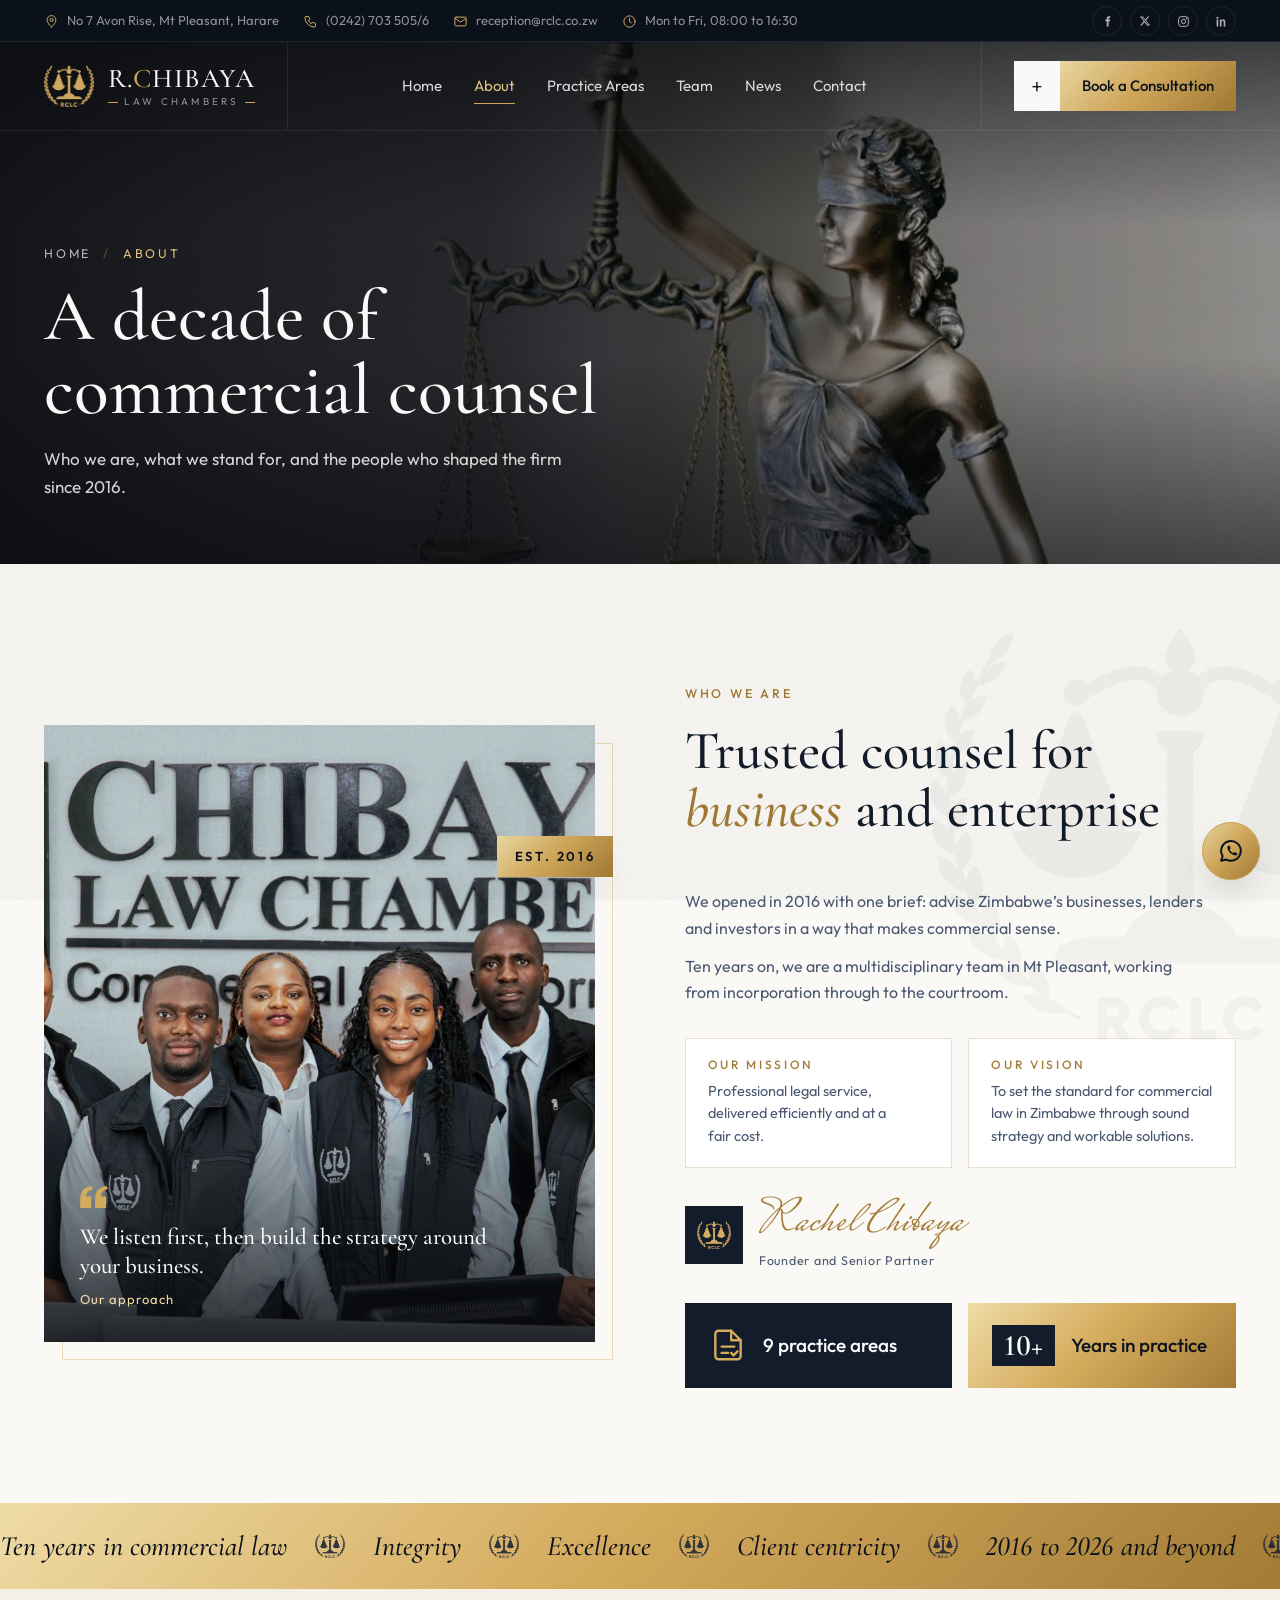
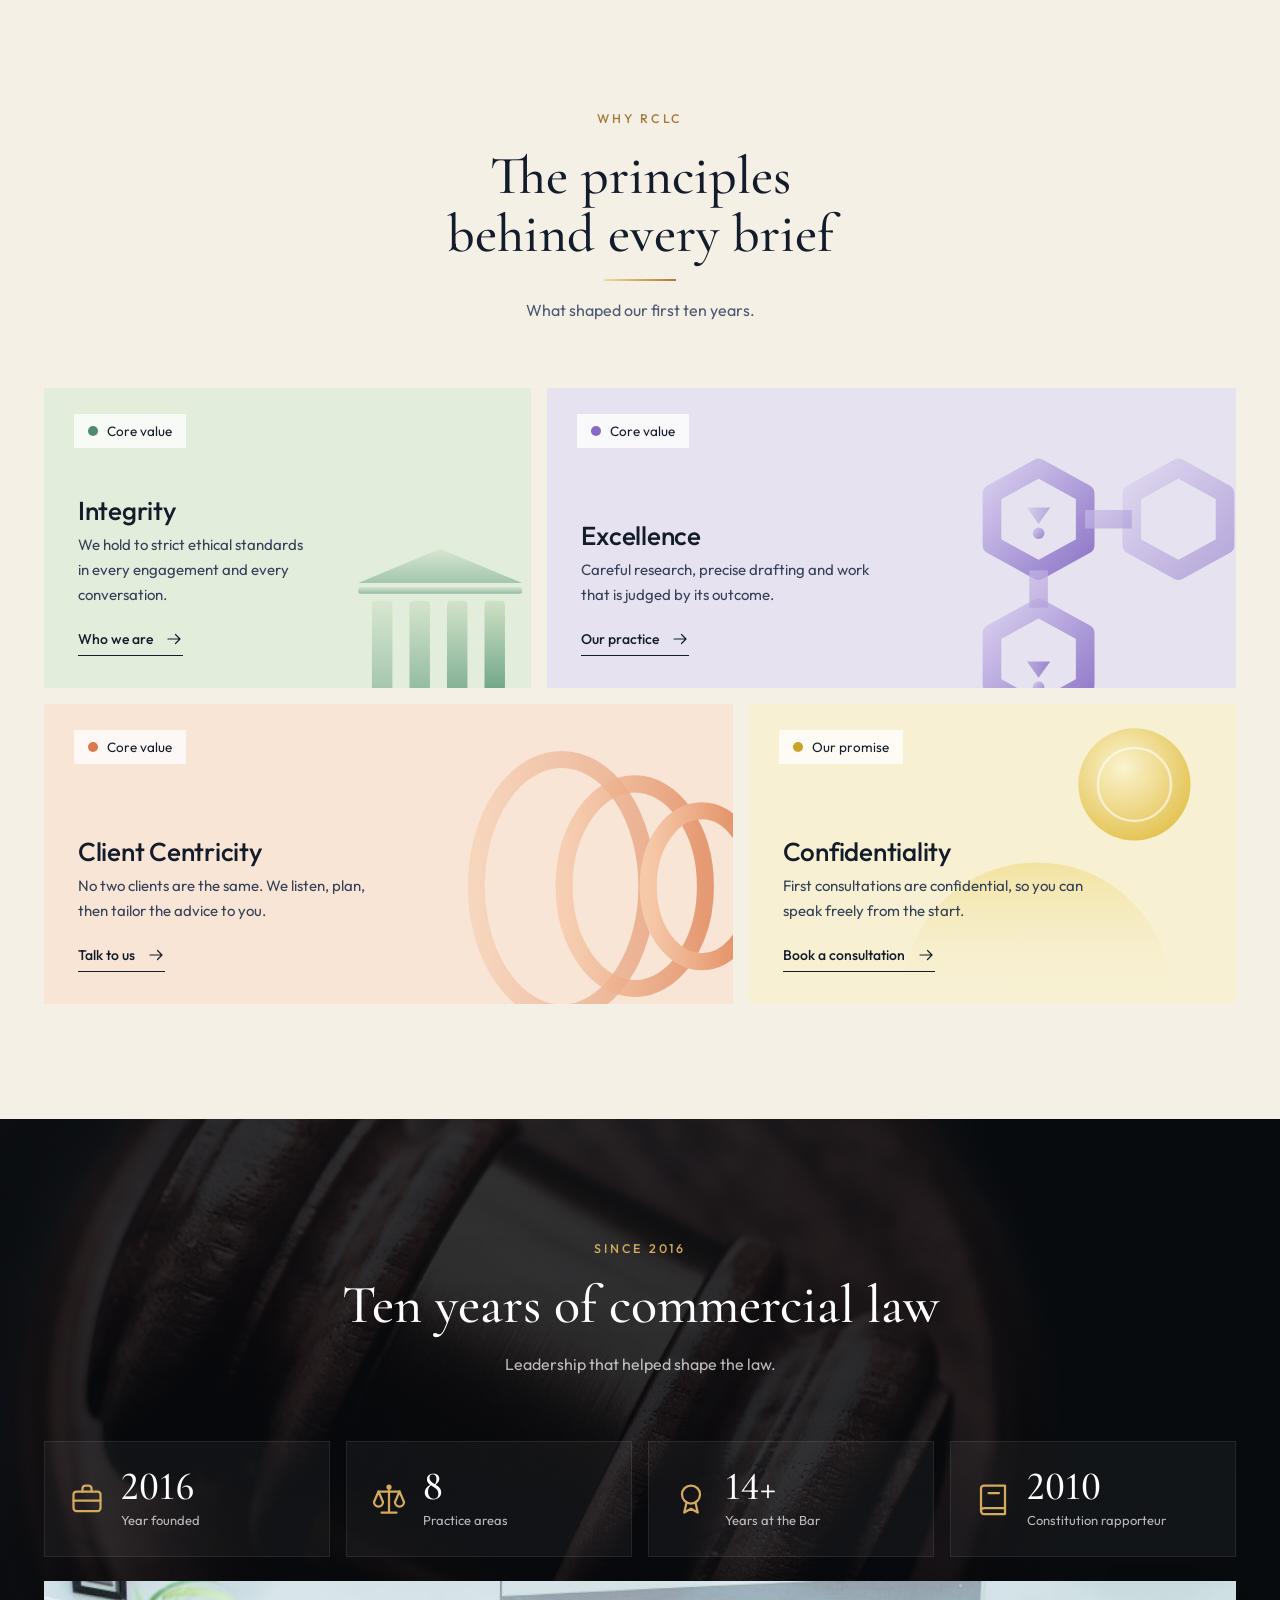
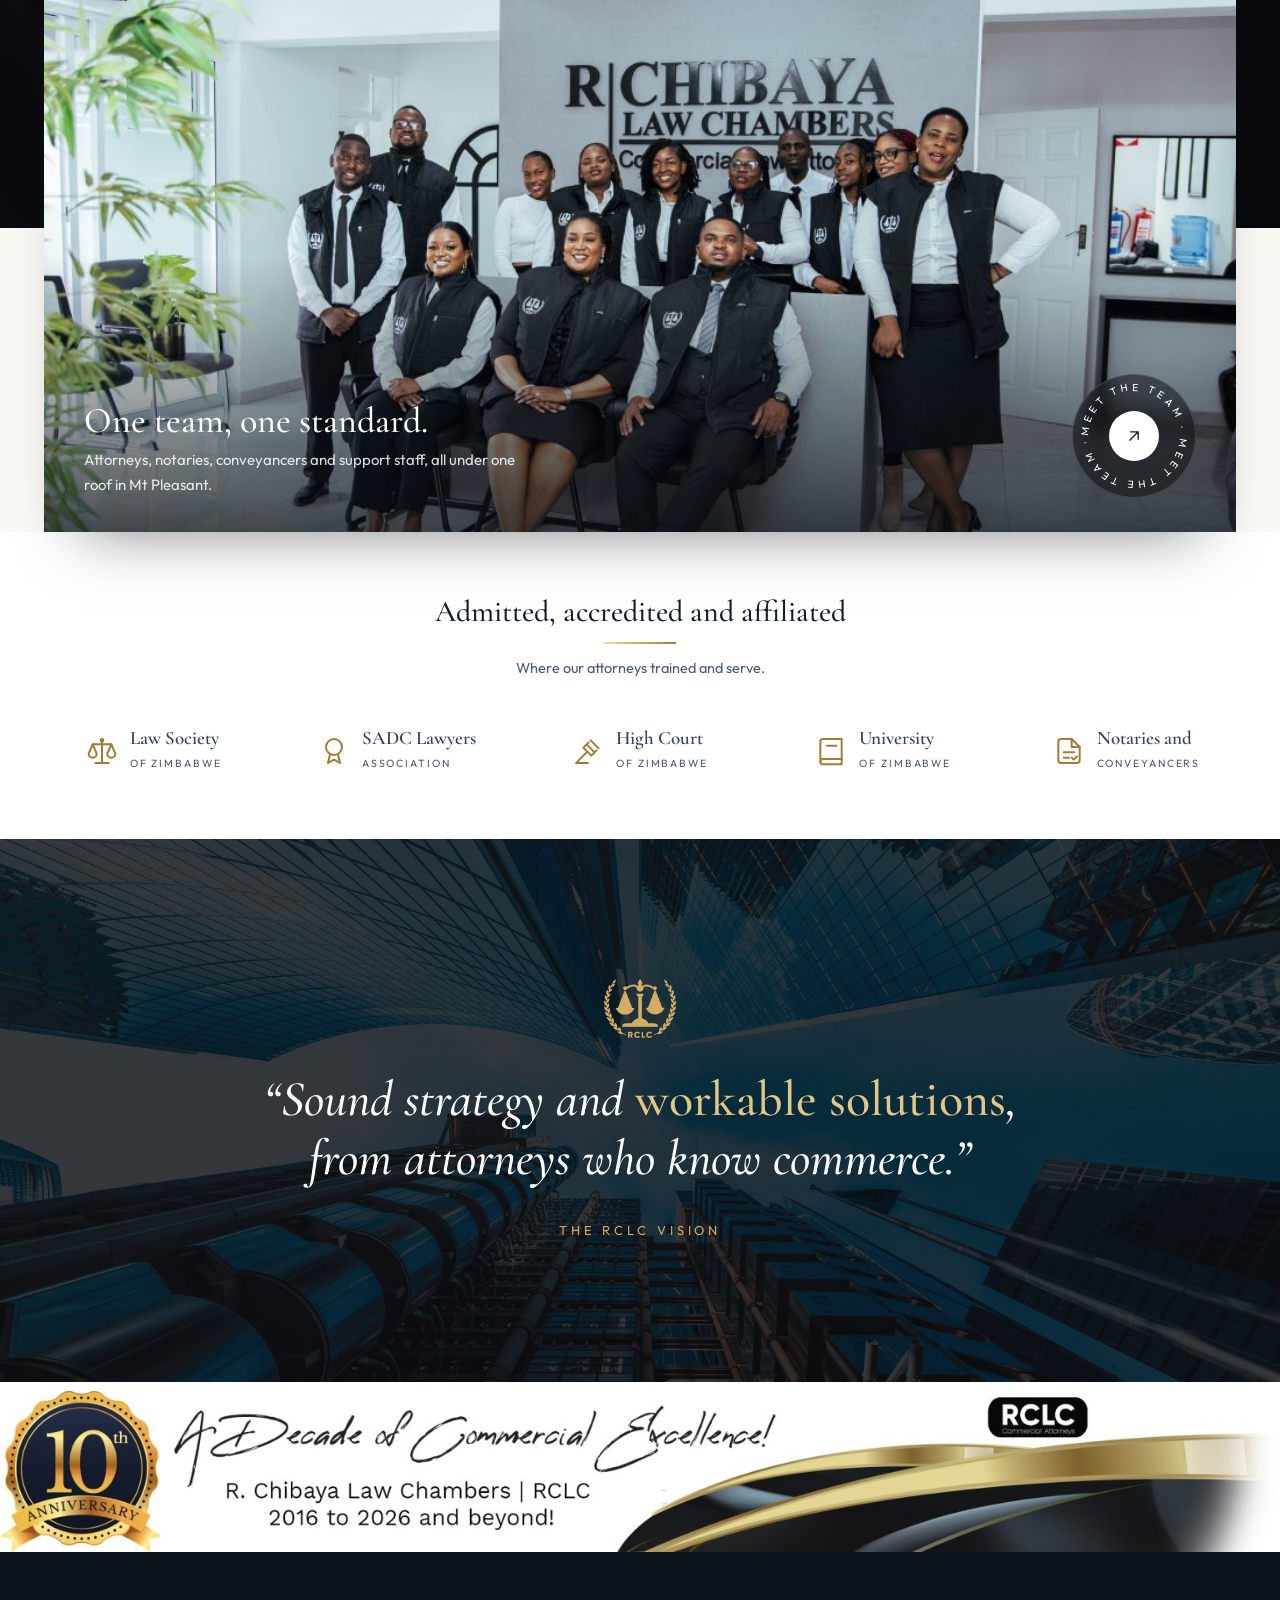
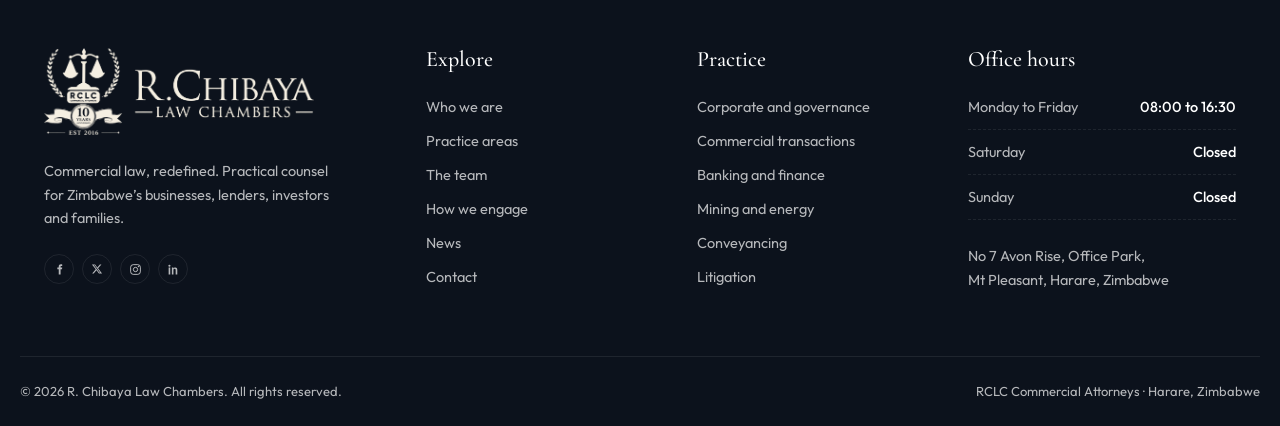
<file: about.html>
<!doctype html>
<html lang="en" class="no-js">
<head>
  <meta charset="utf-8">
  <meta name="viewport" content="width=device-width, initial-scale=1">
  <title>About Us | R. Chibaya Law Chambers</title>
  <meta name="description" content="About R. Chibaya Law Chambers: commercial attorneys in Mt Pleasant, Harare since 2016. Our mission, vision, values and credentials.">
  <meta name="theme-color" content="#0c121c">
  <script>document.documentElement.classList.replace("no-js", "js");</script>
  <link rel="icon" type="image/png" href="assets/img/emblem-gold.png">
  <link rel="preload" href="assets/fonts/cormorant-garamond-500-normal.woff2" as="font" type="font/woff2" crossorigin>
  <link rel="preload" href="assets/fonts/outfit-300-600-normal.woff2" as="font" type="font/woff2" crossorigin>
  <link rel="stylesheet" href="css/fonts.css">
  <link rel="stylesheet" href="css/styles.css">
</head>
<body id="top">

<!-- icon set: hand-drawn inline SVG, owned by the site -->
<svg width="0" height="0" style="position:absolute" aria-hidden="true">
  <defs>
    <symbol id="i-pin" viewBox="0 0 24 24" fill="none" stroke="currentColor" stroke-width="1.6" stroke-linecap="round" stroke-linejoin="round"><path d="M12 21s-7-6.1-7-11.5A7 7 0 0 1 19 9.5C19 14.9 12 21 12 21z"/><circle cx="12" cy="9.5" r="2.5"/></symbol>
    <symbol id="i-phone" viewBox="0 0 24 24" fill="none" stroke="currentColor" stroke-width="1.6" stroke-linecap="round" stroke-linejoin="round"><path d="M5 4h4l2 5-2.5 1.5a11 11 0 0 0 5 5L15 13l5 2v4a2 2 0 0 1-2 2A16 16 0 0 1 3 6a2 2 0 0 1 2-2"/></symbol>
    <symbol id="i-mail" viewBox="0 0 24 24" fill="none" stroke="currentColor" stroke-width="1.6" stroke-linecap="round" stroke-linejoin="round"><rect x="3" y="5" width="18" height="14" rx="2"/><path d="m3 7 9 6 9-6"/></symbol>
    <symbol id="i-clock" viewBox="0 0 24 24" fill="none" stroke="currentColor" stroke-width="1.6" stroke-linecap="round" stroke-linejoin="round"><circle cx="12" cy="12" r="9"/><path d="M12 7v5l3 2"/></symbol>
    <symbol id="i-arrow" viewBox="0 0 24 24" fill="none" stroke="currentColor" stroke-width="1.6" stroke-linecap="round" stroke-linejoin="round"><path d="M4 12h16M14 6l6 6-6 6"/></symbol>
    <symbol id="i-up-right" viewBox="0 0 24 24" fill="none" stroke="currentColor" stroke-width="1.6" stroke-linecap="round" stroke-linejoin="round"><path d="M7 17 17 7M8 7h9v9"/></symbol>
    <symbol id="i-check" viewBox="0 0 24 24" fill="none" stroke="currentColor" stroke-width="2" stroke-linecap="round" stroke-linejoin="round"><path d="m5 12.5 4.5 4.5L19 7.5"/></symbol>
    <symbol id="i-lock" viewBox="0 0 24 24" fill="none" stroke="currentColor" stroke-width="1.6" stroke-linecap="round" stroke-linejoin="round"><rect x="5" y="11" width="14" height="10" rx="2"/><path d="M8 11V8a4 4 0 0 1 8 0v3"/></symbol>
    <symbol id="i-scales" viewBox="0 0 24 24" fill="none" stroke="currentColor" stroke-width="1.5" stroke-linecap="round" stroke-linejoin="round"><path d="M12 3v18M7 21h10M5 7h14M12 5a1 1 0 1 0 0-2 1 1 0 0 0 0 2"/><path d="m5 7-3 7a3 3 0 0 0 6 0zM19 7l-3 7a3 3 0 0 0 6 0z"/></symbol>
    <symbol id="i-building" viewBox="0 0 24 24" fill="none" stroke="currentColor" stroke-width="1.5" stroke-linecap="round" stroke-linejoin="round"><path d="M3 21h18M5 21V5l8-2v18M13 8h6v13"/><path d="M8 8h2M8 12h2M8 16h2"/></symbol>
    <symbol id="i-contract" viewBox="0 0 24 24" fill="none" stroke="currentColor" stroke-width="1.5" stroke-linecap="round" stroke-linejoin="round"><path d="M14 3H6a2 2 0 0 0-2 2v14a2 2 0 0 0 2 2h12a2 2 0 0 0 2-2V9z"/><path d="M14 3v6h6M8 13h8M8 17h4"/><path d="m14 17 1.5 1.5L18 16"/></symbol>
    <symbol id="i-bank" viewBox="0 0 24 24" fill="none" stroke="currentColor" stroke-width="1.5" stroke-linecap="round" stroke-linejoin="round"><path d="m3 9 9-5 9 5M4 10h16M5 10v8M9.5 10v8M14.5 10v8M19 10v8M3 21h18M4 18h16"/></symbol>
    <symbol id="i-mine" viewBox="0 0 24 24" fill="none" stroke="currentColor" stroke-width="1.5" stroke-linecap="round" stroke-linejoin="round"><path d="M2 20 9 9l4 6 3-4 6 9z"/><path d="M14 3c3 0 5 1.5 6 3M15.5 3 12 9"/></symbol>
    <symbol id="i-key" viewBox="0 0 24 24" fill="none" stroke="currentColor" stroke-width="1.5" stroke-linecap="round" stroke-linejoin="round"><path d="M3 11 12 4l9 7"/><path d="M5 10v10h6"/><circle cx="16" cy="16" r="2.5"/><path d="M18 17.5 21 20.5M19.5 19l1-1"/></symbol>
    <symbol id="i-crane" viewBox="0 0 24 24" fill="none" stroke="currentColor" stroke-width="1.5" stroke-linecap="round" stroke-linejoin="round"><path d="M6 21V4l-3 3M6 4h15M6 4l5 5M17 4v5M15 9h4v3h-4zM3 21h8"/></symbol>
    <symbol id="i-hardhat" viewBox="0 0 24 24" fill="none" stroke="currentColor" stroke-width="1.5" stroke-linecap="round" stroke-linejoin="round"><path d="M2 17h20v2H2zM4 17a8 8 0 0 1 16 0"/><path d="M10 9V6h4v3"/></symbol>
    <symbol id="i-family" viewBox="0 0 24 24" fill="none" stroke="currentColor" stroke-width="1.5" stroke-linecap="round" stroke-linejoin="round"><circle cx="8" cy="6" r="2.5"/><circle cx="16" cy="6" r="2.5"/><circle cx="12" cy="13" r="2"/><path d="M3 21v-5a5 5 0 0 1 5-5M21 21v-5a5 5 0 0 0-5-5M9 21v-2a3 3 0 0 1 6 0v2"/></symbol>
    <symbol id="i-gavel" viewBox="0 0 24 24" fill="none" stroke="currentColor" stroke-width="1.5" stroke-linecap="round" stroke-linejoin="round"><path d="m14 4 6 6M11 7l6 6M12.5 5.5l-4 4 6 6 4-4M11.5 12.5 4 20M3 21h9"/></symbol>
    <symbol id="i-briefcase" viewBox="0 0 24 24" fill="none" stroke="currentColor" stroke-width="1.5" stroke-linecap="round" stroke-linejoin="round"><rect x="3" y="7" width="18" height="13" rx="2"/><path d="M9 7V5a2 2 0 0 1 2-2h2a2 2 0 0 1 2 2v2M3 13h18"/></symbol>
    <symbol id="i-award" viewBox="0 0 24 24" fill="none" stroke="currentColor" stroke-width="1.5" stroke-linecap="round" stroke-linejoin="round"><circle cx="12" cy="9" r="6"/><path d="m9 14.5-1.5 6.5 4.5-2.5 4.5 2.5-1.5-6.5"/></symbol>
    <symbol id="i-book" viewBox="0 0 24 24" fill="none" stroke="currentColor" stroke-width="1.5" stroke-linecap="round" stroke-linejoin="round"><path d="M4 5a2 2 0 0 1 2-2h14v15H6a2 2 0 0 0-2 2z"/><path d="M4 20a2 2 0 0 0 2 2h14v-4M9 8h7"/></symbol>
    <symbol id="i-chat" viewBox="0 0 24 24" fill="none" stroke="currentColor" stroke-width="1.5" stroke-linecap="round" stroke-linejoin="round"><path d="M21 12a8 8 0 0 1-11.6 7.1L4 20l1-4.6A8 8 0 1 1 21 12z"/><path d="M8.5 12h.01M12 12h.01M15.5 12h.01"/></symbol>
    <symbol id="i-shield" viewBox="0 0 24 24" fill="none" stroke="currentColor" stroke-width="1.5" stroke-linecap="round" stroke-linejoin="round"><path d="M12 3 4 6v6c0 5 3.5 8 8 9 4.5-1 8-4 8-9V6z"/><path d="m9 12 2 2 4-4"/></symbol>
    <symbol id="i-wa" viewBox="0 0 24 24"><path d="M3.6 20.4l1.25-4.1A8.4 8.4 0 1 1 8.1 19.3z" fill="none" stroke="currentColor" stroke-width="1.7" stroke-linejoin="round"/><path d="M9.1 7.9c.2-.4.5-.5.8-.5h.5c.2 0 .4.1.5.4l.7 1.6c.1.2 0 .5-.1.6l-.5.6c-.1.1-.1.3 0 .5.6 1.1 1.5 2 2.6 2.6.2.1.4.1.5 0l.6-.6c.2-.2.4-.2.6-.1l1.6.7c.3.1.4.3.4.5v.5c0 .3-.1.6-.5.8-.6.3-1.7.5-3.5-.4a9 9 0 0 1-3.8-3.8c-.8-1.7-.6-2.8-.4-3.4z" fill="currentColor"/></symbol>
    <symbol id="i-fb" viewBox="0 0 24 24" fill="currentColor"><path d="M14 8.5V6.8c0-.8.2-1.3 1.4-1.3H17V2.6c-.3 0-1.3-.1-2.4-.1-2.4 0-4 1.4-4 4.1v1.9H8v3.2h2.6V21H14v-9.3h2.6l.4-3.2z"/></symbol>
    <symbol id="i-x" viewBox="0 0 24 24" fill="currentColor"><path d="M17.8 3h3.1l-6.8 7.7 8 10.3h-6.2l-4.9-6.3L5.4 21H2.3l7.2-8.3L1.8 3h6.4l4.4 5.8zm-1.1 16.2h1.7L7.4 4.7H5.5z"/></symbol>
    <symbol id="i-ig" viewBox="0 0 24 24" fill="none" stroke="currentColor" stroke-width="1.8"><rect x="3" y="3" width="18" height="18" rx="5"/><circle cx="12" cy="12" r="4"/><circle cx="17.5" cy="6.5" r=".6" fill="currentColor"/></symbol>
    <symbol id="i-in" viewBox="0 0 24 24" fill="currentColor"><path d="M4.5 3a2 2 0 1 1 0 4 2 2 0 0 1 0-4zM3 8.5h3V21H3zM9 8.5h2.9v1.7h.1c.4-.8 1.4-1.9 3.4-1.9 3.1 0 3.6 2 3.6 4.7V21h-3v-7c0-1.6 0-3.3-2-3.3s-2.1 1.5-2.1 3.2V21H9z"/></symbol>
  </defs>
</svg>

<div class="topbar">
  <div class="container">
    <div class="topbar-info">
      <span><svg width="15" height="15" aria-hidden="true"><use href="#i-pin"/></svg>No 7 Avon Rise, Mt Pleasant, Harare</span>
      <a href="tel:+263242703505"><svg width="15" height="15" aria-hidden="true"><use href="#i-phone"/></svg>(0242) 703 505/6</a>
      <a href="mailto:reception@rclc.co.zw" class="hide-md"><svg width="15" height="15" aria-hidden="true"><use href="#i-mail"/></svg>reception@rclc.co.zw</a>
      <span class="hide-lg"><svg width="15" height="15" aria-hidden="true"><use href="#i-clock"/></svg>Mon to Fri, 08:00 to 16:30</span>
    </div>
    <div class="socials">
      <a href="https://www.facebook.com/RChibayaLawC" target="_blank" rel="noopener" aria-label="Facebook"><svg width="13" height="13" aria-hidden="true"><use href="#i-fb"/></svg></a>
      <a href="https://twitter.com/RChibayaLawFirm" target="_blank" rel="noopener" aria-label="X (Twitter)"><svg width="12" height="12" aria-hidden="true"><use href="#i-x"/></svg></a>
      <a href="https://www.instagram.com/lawfirmzim/" target="_blank" rel="noopener" aria-label="Instagram"><svg width="13" height="13" aria-hidden="true"><use href="#i-ig"/></svg></a>
      <a href="https://www.linkedin.com/company/r-chibaya-law-chambers/" target="_blank" rel="noopener" aria-label="LinkedIn"><svg width="13" height="13" aria-hidden="true"><use href="#i-in"/></svg></a>
    </div>
  </div>
</div>

<header class="site-header" id="header">
  <div class="container header-grid">
    <a href="index.html" class="brand" aria-label="R. Chibaya Law Chambers, home">
      <img src="assets/img/emblem-gold.png" alt="" width="450" height="372">
      <span class="brand-text"><strong>R.<span>C</span>HIBAYA</strong><small>LAW CHAMBERS</small></span>
    </a>
    <nav class="main-nav" id="nav" aria-label="Main">
      <a href="index.html">Home</a>
      <a href="about.html" class="active" aria-current="page">About</a>
      <a href="practice-areas.html">Practice Areas</a>
      <a href="team.html">Team</a>
      <a href="news.html">News</a>
      <a href="contact.html">Contact</a>
      <div class="nav-extra">
        <a href="tel:+263242703505"><svg width="16" height="16" aria-hidden="true"><use href="#i-phone"/></svg>(0242) 703 505/6</a>
        <a href="mailto:reception@rclc.co.zw"><svg width="16" height="16" aria-hidden="true"><use href="#i-mail"/></svg>reception@rclc.co.zw</a>
        <a href="contact.html#enquiry" class="btn"><span class="btn-icon" aria-hidden="true">+</span><span class="btn-label">Book a Consultation</span></a>
      </div>
    </nav>
    <div class="header-cta">
      <a href="contact.html#enquiry" class="btn"><span class="btn-icon" aria-hidden="true">+</span><span class="btn-label">Book a Consultation</span></a>
    </div>
    <button class="nav-toggle" type="button" aria-label="Open menu" aria-expanded="false" aria-controls="nav"><span></span></button>
  </div>
</header>

<main>
<section class="page-hero" aria-labelledby="page-title">
  <div class="page-hero-media" aria-hidden="true"><img src="assets/img/justice-statue.jpg" alt="" width="1000" height="667" fetchpriority="high" style="object-position: 60% center"></div>
  <div class="container">
    <nav class="crumbs reveal" aria-label="Breadcrumb"><a href="index.html">Home</a><span aria-hidden="true">/</span><span aria-current="page">About</span></nav>
    <h1 class="reveal" id="page-title">A decade of commercial counsel</h1>
    <p class="reveal">Who we are, what we stand for, and the people who shaped the firm since 2016.</p>
  </div>
</section>
<section class="about" id="about">
  <div class="container about-grid">
    <div class="about-media reveal">
      <span class="est-tag">EST. 2016</span>
      <div class="frame">
        <img src="assets/img/team-reception.jpg" alt="RCLC attorneys and staff at the chambers reception in Mt Pleasant, Harare" loading="lazy" width="1000" height="900">
        <blockquote>
          <svg width="28" height="22" viewBox="0 0 30 24" fill="currentColor" aria-hidden="true"><path d="M0 24V13.7C0 5.8 4.2 1.2 12.6 0l1.2 3.3C9 4.5 6.7 7.2 6.5 11.4H12V24zm16.2 0V13.7C16.2 5.8 20.4 1.2 28.8 0L30 3.3c-4.8 1.2-7.1 3.9-7.3 8.1h5.5V24z"/></svg>
          <p>We listen first, then build the strategy around your business.</p>
          <cite>Our approach</cite>
        </blockquote>
      </div>
    </div>

    <div class="about-copy">
      <span class="eyebrow reveal">Who we are</span>
      <h2 class="reveal">Trusted counsel for <em>business</em> and enterprise</h2>
      <div class="rule reveal"></div>
      <p class="reveal">We opened in 2016 with one brief: advise Zimbabwe’s businesses, lenders and investors in a way that makes commercial sense.</p>
      <p class="reveal">Ten years on, we are a multidisciplinary team in Mt Pleasant, working from incorporation through to the courtroom.</p>

      <div class="mv reveal">
        <div><h3>Our mission</h3><p>Professional legal service, delivered efficiently and at a fair cost.</p></div>
        <div><h3>Our vision</h3><p>To set the standard for commercial law in Zimbabwe through sound strategy and workable solutions.</p></div>
      </div>

      <div class="signature reveal">
        <span class="av"><img src="assets/img/emblem-gold.png" alt="" width="450" height="372"></span>
        <div><span class="sig">Rachel Chibaya</span><small>Founder and Senior Partner</small></div>
      </div>

      <div class="about-stats reveal">
        <div class="stat-card stat-card--dark">
          <svg width="38" height="38" aria-hidden="true"><use href="#i-contract"/></svg>
          <strong>9 practice areas</strong>
        </div>
        <div class="stat-card stat-card--gold">
          <span class="num"><span data-count="10">10</span>+</span>
          <strong>Years in practice</strong>
        </div>
      </div>
    </div>
  </div>
</section>
<div class="ribbon" aria-hidden="true">
  <div class="ribbon-track">
    <span>Ten years in commercial law <img src="assets/img/emblem-navy.png" alt="" width="450" height="372"> Integrity <img src="assets/img/emblem-navy.png" alt="" width="450" height="372"> Excellence <img src="assets/img/emblem-navy.png" alt="" width="450" height="372"> Client centricity <img src="assets/img/emblem-navy.png" alt="" width="450" height="372"> 2016 to 2026 and beyond <img src="assets/img/emblem-navy.png" alt="" width="450" height="372"></span>
    <span>Ten years in commercial law <img src="assets/img/emblem-navy.png" alt="" width="450" height="372"> Integrity <img src="assets/img/emblem-navy.png" alt="" width="450" height="372"> Excellence <img src="assets/img/emblem-navy.png" alt="" width="450" height="372"> Client centricity <img src="assets/img/emblem-navy.png" alt="" width="450" height="372"> 2016 to 2026 and beyond <img src="assets/img/emblem-navy.png" alt="" width="450" height="372"></span>
  </div>
</div>
<section class="values" id="values">
  <div class="container">
    <div class="section-head">
      <span class="eyebrow reveal">Why RCLC</span>
      <h2 class="reveal">The principles behind every brief</h2>
      <div class="rule reveal"></div>
      <p class="reveal">What shaped our first ten years.</p>
    </div>

    <div class="values-grid">
      <article class="vcard reveal">
        <span class="pill"><i></i>Core value</span>
        <svg class="art" viewBox="0 0 300 220" aria-hidden="true">
          <defs><linearGradient id="gSage" x1="0" y1="0" x2="0" y2="1"><stop offset="0" stop-color="#cfe1c6"/><stop offset="1" stop-color="#6fa587"/></linearGradient></defs>
          <path d="M40 60h240l-120-50z" fill="url(#gSage)" opacity=".55"/>
          <rect x="40" y="66" width="240" height="10" rx="3" fill="url(#gSage)" opacity=".7"/>
          <g fill="url(#gSage)"><rect x="60" y="86" width="30" height="134" rx="6" opacity=".55"/><rect x="115" y="86" width="30" height="134" rx="6" opacity=".7"/><rect x="170" y="86" width="30" height="134" rx="6" opacity=".85"/><rect x="225" y="86" width="30" height="134" rx="6"/></g>
        </svg>
        <h3>Integrity</h3>
        <p>We hold to strict ethical standards in every engagement and every conversation.</p>
        <a href="about.html" class="link-arrow">Who we are <svg width="18" height="18" aria-hidden="true"><use href="#i-arrow"/></svg></a>
      </article>

      <article class="vcard reveal">
        <span class="pill"><i></i>Core value</span>
        <svg class="art" viewBox="0 0 260 260" aria-hidden="true">
          <defs><linearGradient id="gLav" x1="0" y1="0" x2="1" y2="1"><stop offset="0" stop-color="#d7cdee"/><stop offset="1" stop-color="#8f78c9"/></linearGradient></defs>
          <g fill="none" stroke="url(#gLav)" stroke-width="16" stroke-linejoin="round">
            <path d="M70 30 110 52v44L70 118 30 96V52z"/>
            <path d="M190 30l40 22v44l-40 22-40-22V52z" opacity=".55"/>
            <path d="M70 150l40 22v44l-40 22-40-22v-44z"/>
          </g>
          <g stroke="url(#gLav)" stroke-width="16" opacity=".7"><path d="M110 74h40M70 118v32"/></g>
          <g fill="url(#gLav)" opacity=".9"><path d="M60 64h20l-10 14zM60 196h20l-10 14z"/><circle cx="70" cy="86" r="5"/><circle cx="70" cy="218" r="5"/></g>
        </svg>
        <h3>Excellence</h3>
        <p>Careful research, precise drafting and work that is judged by its outcome.</p>
        <a href="practice-areas.html" class="link-arrow">Our practice <svg width="18" height="18" aria-hidden="true"><use href="#i-arrow"/></svg></a>
      </article>

      <article class="vcard reveal">
        <span class="pill"><i></i>Core value</span>
        <svg class="art" viewBox="0 0 260 240" aria-hidden="true">
          <defs><linearGradient id="gPeach" x1="0" y1="0" x2="1" y2="0"><stop offset="0" stop-color="#f6c9aa"/><stop offset="1" stop-color="#e0875a"/></linearGradient></defs>
          <g fill="none" stroke="url(#gPeach)" stroke-width="14">
            <ellipse cx="90" cy="120" rx="70" ry="104" opacity=".55"/>
            <ellipse cx="150" cy="120" rx="58" ry="84" opacity=".8"/>
            <ellipse cx="205" cy="120" rx="44" ry="62"/>
          </g>
        </svg>
        <h3>Client Centricity</h3>
        <p>No two clients are the same. We listen, plan, then tailor the advice to you.</p>
        <a href="contact.html#enquiry" class="link-arrow">Talk to us <svg width="18" height="18" aria-hidden="true"><use href="#i-arrow"/></svg></a>
      </article>

      <article class="vcard reveal">
        <span class="pill"><i></i>Our promise</span>
        <svg class="art" viewBox="0 0 280 240" aria-hidden="true">
          <defs>
            <radialGradient id="gBut" cx=".4" cy=".35" r=".7"><stop offset="0" stop-color="#fbf3cf"/><stop offset="1" stop-color="#e3c24f"/></radialGradient>
            <linearGradient id="gBut2" x1="0" y1="0" x2="0" y2="1"><stop offset="0" stop-color="#f3e3a0"/><stop offset="1" stop-color="#f7f0d2" stop-opacity="0"/></linearGradient>
          </defs>
          <circle cx="190" cy="66" r="46" fill="url(#gBut)"/>
          <circle cx="190" cy="66" r="30" fill="none" stroke="#fff" stroke-opacity=".6" stroke-width="2"/>
          <path d="M0 240a110 110 0 0 1 220 0z" fill="url(#gBut2)"/>
        </svg>
        <h3>Confidentiality</h3>
        <p>First consultations are confidential, so you can speak freely from the start.</p>
        <a href="contact.html#enquiry" class="link-arrow">Book a consultation <svg width="18" height="18" aria-hidden="true"><use href="#i-arrow"/></svg></a>
      </article>
    </div>
  </div>
</section>
<section class="experience ground-dark" id="experience">
  <div class="container">
    <div class="section-head">
      <span class="eyebrow reveal">Since 2016</span>
      <h2 class="reveal">Ten years of commercial law</h2>
      <p class="reveal">Leadership that helped shape the law.</p>
    </div>
    <div class="stats">
      <div class="stat reveal"><svg width="36" height="36" aria-hidden="true"><use href="#i-briefcase"/></svg><div><strong>2016</strong><span>Year founded</span></div></div>
      <div class="stat reveal"><svg width="36" height="36" aria-hidden="true"><use href="#i-scales"/></svg><div><strong data-count="9">9</strong><span>Practice areas</span></div></div>
      <div class="stat reveal"><svg width="36" height="36" aria-hidden="true"><use href="#i-award"/></svg><div><strong><span data-count="16">16</span>+</strong><span>Years at the Bar</span></div></div>
      <div class="stat reveal"><svg width="36" height="36" aria-hidden="true"><use href="#i-book"/></svg><div><strong>2010</strong><span>Constitution rapporteur</span></div></div>
    </div>
    <div class="chambers reveal">
      <img src="assets/img/team-full.jpg" alt="The full RCLC team gathered in the chambers reception" loading="lazy" width="1024" height="683">
      <div class="chambers-cap">
        <h3>One team, one standard.</h3>
        <p>Attorneys, notaries, conveyancers and support staff, all under one roof in Mt Pleasant.</p>
      </div>
      <a href="team.html" class="spin-badge" aria-label="Meet the team">
        <svg class="ring" viewBox="0 0 124 124" aria-hidden="true"><defs><path id="ringPath" d="M62 62m-46 0a46 46 0 1 1 92 0a46 46 0 1 1-92 0"/></defs><text><textPath href="#ringPath" textLength="286" lengthAdjust="spacing">Meet the team · Meet the team ·</textPath></text></svg>
        <span class="core"><svg width="20" height="20" aria-hidden="true"><use href="#i-up-right"/></svg></span>
      </a>
    </div>
  </div>
</section>
<section class="creds" id="credentials" aria-labelledby="creds-t">
  <div class="container">
    <h2 class="reveal" id="creds-t">Admitted, accredited and affiliated</h2>
    <div class="rule reveal"></div>
    <p class="sub reveal">Where our attorneys trained and serve.</p>
    <div class="creds-row">
      <div class="cred reveal"><svg width="32" height="32" aria-hidden="true"><use href="#i-scales"/></svg><div><b>Law Society</b><small>of Zimbabwe</small></div></div>
      <div class="cred reveal"><svg width="32" height="32" aria-hidden="true"><use href="#i-award"/></svg><div><b>SADC Lawyers</b><small>Association</small></div></div>
      <div class="cred reveal"><svg width="32" height="32" aria-hidden="true"><use href="#i-gavel"/></svg><div><b>High Court</b><small>of Zimbabwe</small></div></div>
      <div class="cred reveal"><svg width="32" height="32" aria-hidden="true"><use href="#i-book"/></svg><div><b>University</b><small>of Zimbabwe</small></div></div>
      <div class="cred reveal"><svg width="32" height="32" aria-hidden="true"><use href="#i-contract"/></svg><div><b>Notaries and</b><small>Conveyancers</small></div></div>
    </div>
  </div>
</section>
<section class="vision" id="vision">
  <div class="container">
    <img class="emb reveal" src="assets/img/emblem-gold.png" alt="" width="450" height="372">
    <blockquote class="reveal">“Sound strategy and <em>workable solutions</em>, from attorneys who know commerce.”</blockquote>
    <p class="who reveal">The RCLC vision</p>
  </div>
</section>
</main>

<div class="anniv"><img src="assets/img/anniversary-banner.jpg" alt="A decade of commercial excellence. R. Chibaya Law Chambers, 2016 to 2026 and beyond." loading="lazy" width="1536" height="204"></div>
<footer class="site-footer">
  <div class="container footer-grid">
    <div class="footer-brand">
      <img src="assets/img/logo-10th-white.png" alt="R. Chibaya Law Chambers, RCLC Commercial Attorneys, 10 years, established 2016" loading="lazy" width="1135" height="366">
      <p>Commercial law, redefined. Practical counsel for Zimbabwe’s businesses, lenders, investors and families.</p>
      <div class="socials">
        <a href="https://www.facebook.com/RChibayaLawC" target="_blank" rel="noopener" aria-label="Facebook"><svg width="13" height="13" aria-hidden="true"><use href="#i-fb"/></svg></a>
        <a href="https://twitter.com/RChibayaLawFirm" target="_blank" rel="noopener" aria-label="X (Twitter)"><svg width="12" height="12" aria-hidden="true"><use href="#i-x"/></svg></a>
        <a href="https://www.instagram.com/lawfirmzim/" target="_blank" rel="noopener" aria-label="Instagram"><svg width="13" height="13" aria-hidden="true"><use href="#i-ig"/></svg></a>
        <a href="https://www.linkedin.com/company/r-chibaya-law-chambers/" target="_blank" rel="noopener" aria-label="LinkedIn"><svg width="13" height="13" aria-hidden="true"><use href="#i-in"/></svg></a>
      </div>
    </div>
    <div>
      <h4>Explore</h4>
      <ul>
        <li><a href="about.html">Who we are</a></li>
        <li><a href="practice-areas.html">Practice areas</a></li>
        <li><a href="team.html">The team</a></li>
        <li><a href="practice-areas.html#engage">How we engage</a></li>
        <li><a href="news.html">News</a></li>
        <li><a href="contact.html">Contact</a></li>
      </ul>
    </div>
    <div>
      <h4>Practice</h4>
      <ul>
        <li><a href="practice-areas.html#pa-1" data-pa="0">Corporate and governance</a></li>
        <li><a href="practice-areas.html#pa-2" data-pa="1">Commercial transactions</a></li>
        <li><a href="practice-areas.html#pa-3" data-pa="2">Banking and finance</a></li>
        <li><a href="practice-areas.html#pa-4" data-pa="3">Mining and energy</a></li>
        <li><a href="practice-areas.html#pa-5" data-pa="4">Conveyancing</a></li>
        <li><a href="practice-areas.html#pa-9" data-pa="8">Litigation</a></li>
      </ul>
    </div>
    <div>
      <h4>Office hours</h4>
      <ul class="hours">
        <li>Monday to Friday <b>08:00 to 16:30</b></li>
        <li>Saturday <b>Closed</b></li>
        <li>Sunday <b>Closed</b></li>
      </ul>
      <p class="footer-addr">No 7 Avon Rise, Office Park,<br>Mt Pleasant, Harare, Zimbabwe</p>
    </div>
  </div>
  <div class="container footer-bottom">
    <span>© <span id="year">2026</span> R. Chibaya Law Chambers. All rights reserved.</span>
    <span>RCLC Commercial Attorneys · Harare, Zimbabwe</span>
  </div>
</footer>

<a href="https://wa.me/263242703505?text=Hello%20RCLC%2C%20I%20would%20like%20to%20make%20an%20enquiry." class="wa" target="_blank" rel="noopener" aria-label="Chat with RCLC on WhatsApp">
  <span class="wa-label" aria-hidden="true">Chat with us</span>
  <span class="wa-btn"><svg width="28" height="28" aria-hidden="true"><use href="#i-wa"/></svg></span>
</a>
<a href="#top" class="to-top" id="toTop" aria-label="Back to top"><svg width="20" height="20" style="transform:rotate(-90deg)" aria-hidden="true"><use href="#i-arrow"/></svg></a>

<script src="js/main.js" defer></script>
</body>
</html>
</file>
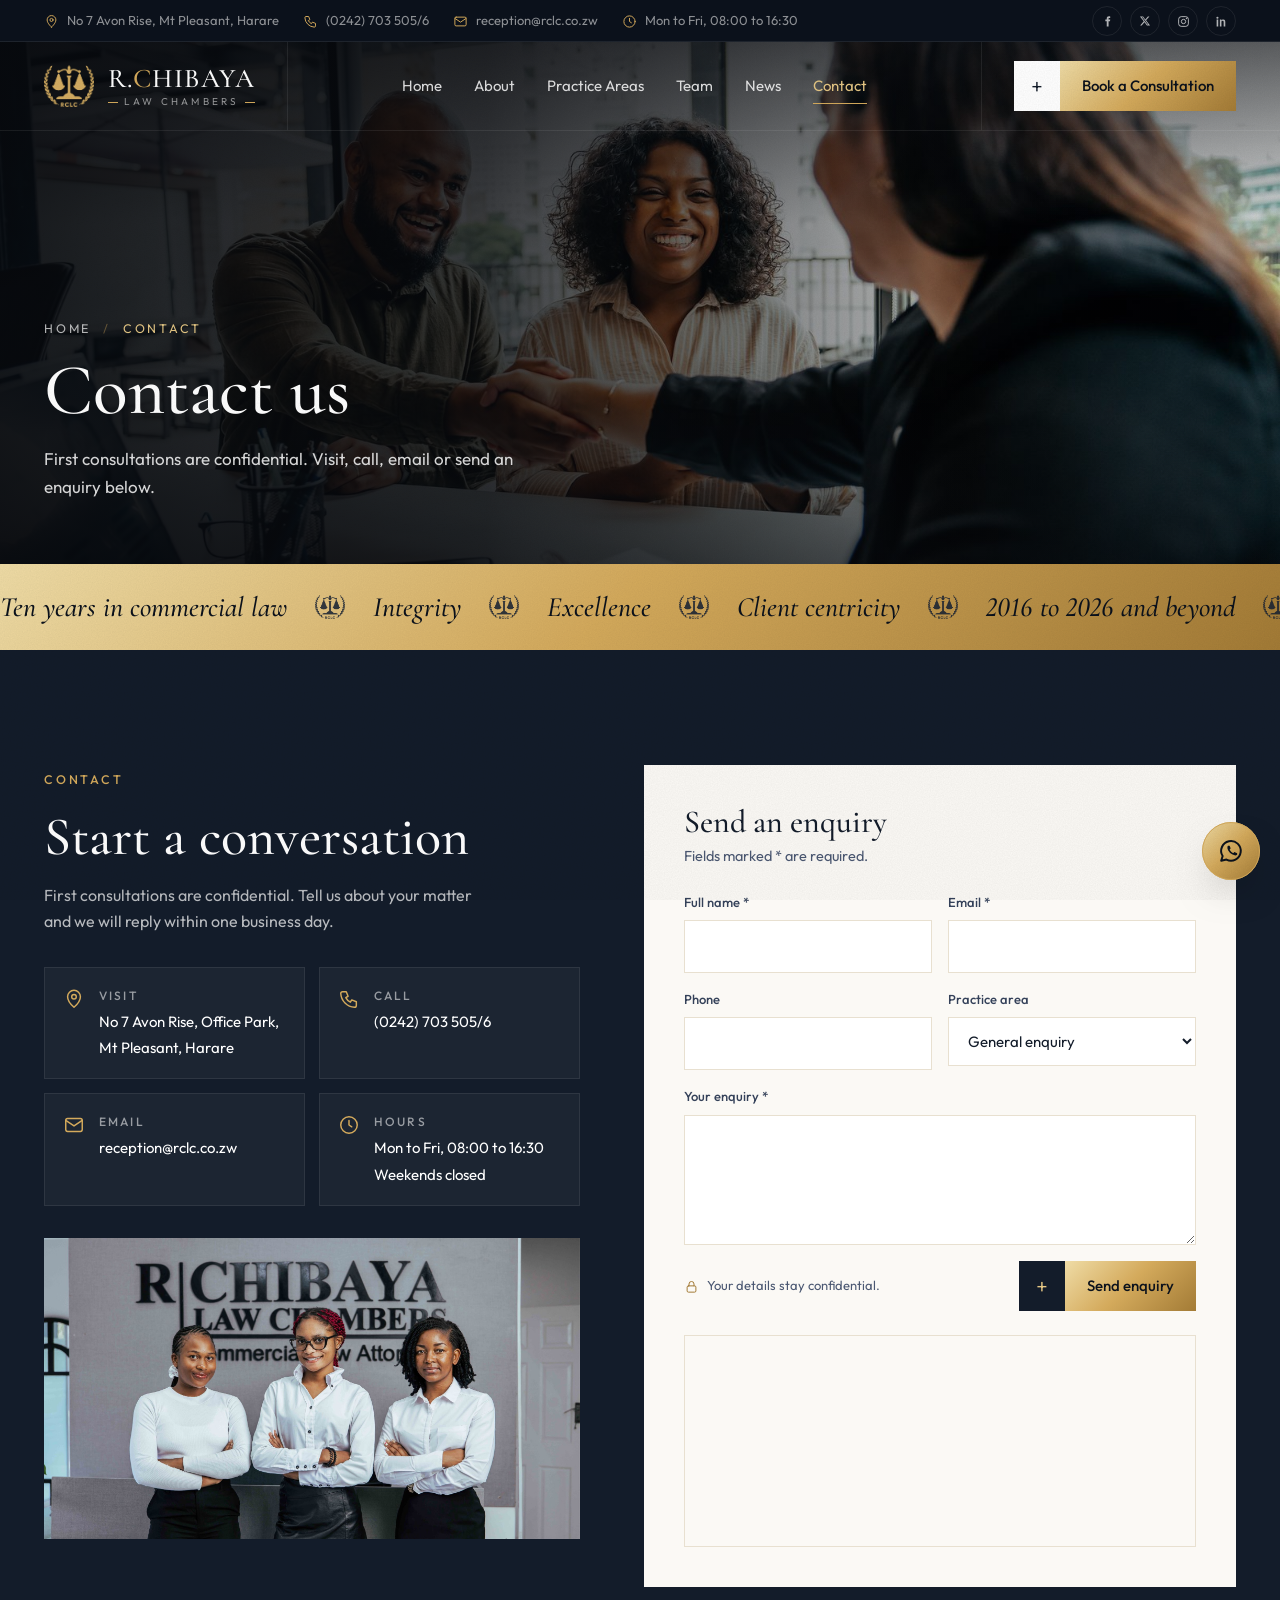
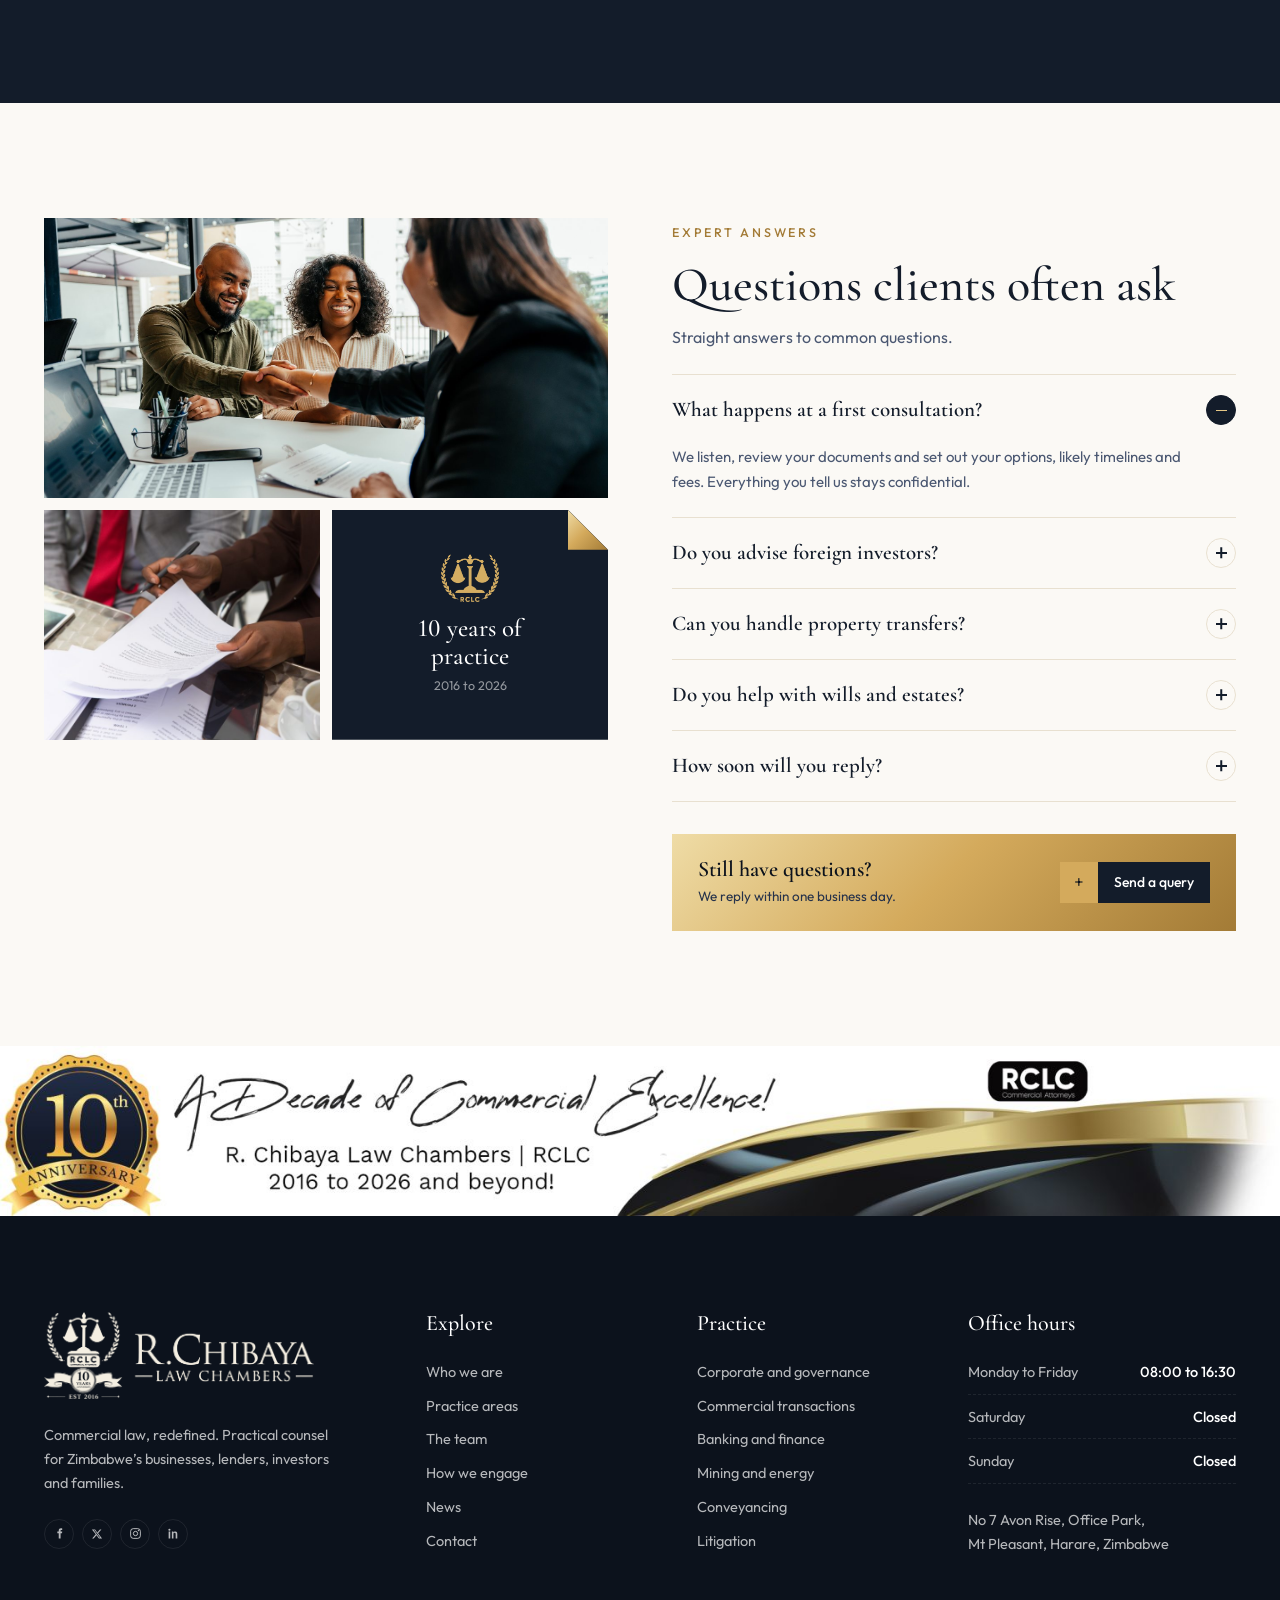
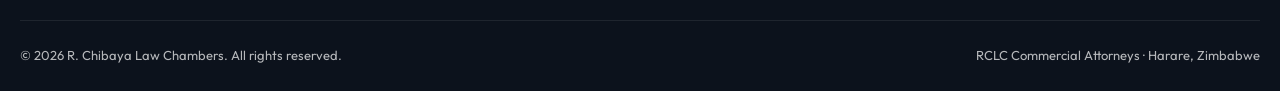
<file: contact.html>
<!doctype html>
<html lang="en" class="no-js">
<head>
  <meta charset="utf-8">
  <meta name="viewport" content="width=device-width, initial-scale=1">
  <title>Contact Us | R. Chibaya Law Chambers</title>
  <meta name="description" content="Contact R. Chibaya Law Chambers: No 7 Avon Rise, Mt Pleasant, Harare. (0242) 703 505/6, reception@rclc.co.zw.">
  <meta name="theme-color" content="#0c121c">
  <script>document.documentElement.classList.replace("no-js", "js");</script>
  <link rel="icon" type="image/png" href="assets/img/emblem-gold.png">
  <link rel="preload" href="assets/fonts/cormorant-garamond-500-normal.woff2" as="font" type="font/woff2" crossorigin>
  <link rel="preload" href="assets/fonts/outfit-300-600-normal.woff2" as="font" type="font/woff2" crossorigin>
  <link rel="stylesheet" href="css/fonts.css">
  <link rel="stylesheet" href="css/styles.css">
</head>
<body id="top">

<!-- icon set: hand-drawn inline SVG, owned by the site -->
<svg width="0" height="0" style="position:absolute" aria-hidden="true">
  <defs>
    <symbol id="i-pin" viewBox="0 0 24 24" fill="none" stroke="currentColor" stroke-width="1.6" stroke-linecap="round" stroke-linejoin="round"><path d="M12 21s-7-6.1-7-11.5A7 7 0 0 1 19 9.5C19 14.9 12 21 12 21z"/><circle cx="12" cy="9.5" r="2.5"/></symbol>
    <symbol id="i-phone" viewBox="0 0 24 24" fill="none" stroke="currentColor" stroke-width="1.6" stroke-linecap="round" stroke-linejoin="round"><path d="M5 4h4l2 5-2.5 1.5a11 11 0 0 0 5 5L15 13l5 2v4a2 2 0 0 1-2 2A16 16 0 0 1 3 6a2 2 0 0 1 2-2"/></symbol>
    <symbol id="i-mail" viewBox="0 0 24 24" fill="none" stroke="currentColor" stroke-width="1.6" stroke-linecap="round" stroke-linejoin="round"><rect x="3" y="5" width="18" height="14" rx="2"/><path d="m3 7 9 6 9-6"/></symbol>
    <symbol id="i-clock" viewBox="0 0 24 24" fill="none" stroke="currentColor" stroke-width="1.6" stroke-linecap="round" stroke-linejoin="round"><circle cx="12" cy="12" r="9"/><path d="M12 7v5l3 2"/></symbol>
    <symbol id="i-arrow" viewBox="0 0 24 24" fill="none" stroke="currentColor" stroke-width="1.6" stroke-linecap="round" stroke-linejoin="round"><path d="M4 12h16M14 6l6 6-6 6"/></symbol>
    <symbol id="i-up-right" viewBox="0 0 24 24" fill="none" stroke="currentColor" stroke-width="1.6" stroke-linecap="round" stroke-linejoin="round"><path d="M7 17 17 7M8 7h9v9"/></symbol>
    <symbol id="i-check" viewBox="0 0 24 24" fill="none" stroke="currentColor" stroke-width="2" stroke-linecap="round" stroke-linejoin="round"><path d="m5 12.5 4.5 4.5L19 7.5"/></symbol>
    <symbol id="i-lock" viewBox="0 0 24 24" fill="none" stroke="currentColor" stroke-width="1.6" stroke-linecap="round" stroke-linejoin="round"><rect x="5" y="11" width="14" height="10" rx="2"/><path d="M8 11V8a4 4 0 0 1 8 0v3"/></symbol>
    <symbol id="i-scales" viewBox="0 0 24 24" fill="none" stroke="currentColor" stroke-width="1.5" stroke-linecap="round" stroke-linejoin="round"><path d="M12 3v18M7 21h10M5 7h14M12 5a1 1 0 1 0 0-2 1 1 0 0 0 0 2"/><path d="m5 7-3 7a3 3 0 0 0 6 0zM19 7l-3 7a3 3 0 0 0 6 0z"/></symbol>
    <symbol id="i-building" viewBox="0 0 24 24" fill="none" stroke="currentColor" stroke-width="1.5" stroke-linecap="round" stroke-linejoin="round"><path d="M3 21h18M5 21V5l8-2v18M13 8h6v13"/><path d="M8 8h2M8 12h2M8 16h2"/></symbol>
    <symbol id="i-contract" viewBox="0 0 24 24" fill="none" stroke="currentColor" stroke-width="1.5" stroke-linecap="round" stroke-linejoin="round"><path d="M14 3H6a2 2 0 0 0-2 2v14a2 2 0 0 0 2 2h12a2 2 0 0 0 2-2V9z"/><path d="M14 3v6h6M8 13h8M8 17h4"/><path d="m14 17 1.5 1.5L18 16"/></symbol>
    <symbol id="i-bank" viewBox="0 0 24 24" fill="none" stroke="currentColor" stroke-width="1.5" stroke-linecap="round" stroke-linejoin="round"><path d="m3 9 9-5 9 5M4 10h16M5 10v8M9.5 10v8M14.5 10v8M19 10v8M3 21h18M4 18h16"/></symbol>
    <symbol id="i-mine" viewBox="0 0 24 24" fill="none" stroke="currentColor" stroke-width="1.5" stroke-linecap="round" stroke-linejoin="round"><path d="M2 20 9 9l4 6 3-4 6 9z"/><path d="M14 3c3 0 5 1.5 6 3M15.5 3 12 9"/></symbol>
    <symbol id="i-key" viewBox="0 0 24 24" fill="none" stroke="currentColor" stroke-width="1.5" stroke-linecap="round" stroke-linejoin="round"><path d="M3 11 12 4l9 7"/><path d="M5 10v10h6"/><circle cx="16" cy="16" r="2.5"/><path d="M18 17.5 21 20.5M19.5 19l1-1"/></symbol>
    <symbol id="i-crane" viewBox="0 0 24 24" fill="none" stroke="currentColor" stroke-width="1.5" stroke-linecap="round" stroke-linejoin="round"><path d="M6 21V4l-3 3M6 4h15M6 4l5 5M17 4v5M15 9h4v3h-4zM3 21h8"/></symbol>
    <symbol id="i-hardhat" viewBox="0 0 24 24" fill="none" stroke="currentColor" stroke-width="1.5" stroke-linecap="round" stroke-linejoin="round"><path d="M2 17h20v2H2zM4 17a8 8 0 0 1 16 0"/><path d="M10 9V6h4v3"/></symbol>
    <symbol id="i-family" viewBox="0 0 24 24" fill="none" stroke="currentColor" stroke-width="1.5" stroke-linecap="round" stroke-linejoin="round"><circle cx="8" cy="6" r="2.5"/><circle cx="16" cy="6" r="2.5"/><circle cx="12" cy="13" r="2"/><path d="M3 21v-5a5 5 0 0 1 5-5M21 21v-5a5 5 0 0 0-5-5M9 21v-2a3 3 0 0 1 6 0v2"/></symbol>
    <symbol id="i-gavel" viewBox="0 0 24 24" fill="none" stroke="currentColor" stroke-width="1.5" stroke-linecap="round" stroke-linejoin="round"><path d="m14 4 6 6M11 7l6 6M12.5 5.5l-4 4 6 6 4-4M11.5 12.5 4 20M3 21h9"/></symbol>
    <symbol id="i-briefcase" viewBox="0 0 24 24" fill="none" stroke="currentColor" stroke-width="1.5" stroke-linecap="round" stroke-linejoin="round"><rect x="3" y="7" width="18" height="13" rx="2"/><path d="M9 7V5a2 2 0 0 1 2-2h2a2 2 0 0 1 2 2v2M3 13h18"/></symbol>
    <symbol id="i-award" viewBox="0 0 24 24" fill="none" stroke="currentColor" stroke-width="1.5" stroke-linecap="round" stroke-linejoin="round"><circle cx="12" cy="9" r="6"/><path d="m9 14.5-1.5 6.5 4.5-2.5 4.5 2.5-1.5-6.5"/></symbol>
    <symbol id="i-book" viewBox="0 0 24 24" fill="none" stroke="currentColor" stroke-width="1.5" stroke-linecap="round" stroke-linejoin="round"><path d="M4 5a2 2 0 0 1 2-2h14v15H6a2 2 0 0 0-2 2z"/><path d="M4 20a2 2 0 0 0 2 2h14v-4M9 8h7"/></symbol>
    <symbol id="i-chat" viewBox="0 0 24 24" fill="none" stroke="currentColor" stroke-width="1.5" stroke-linecap="round" stroke-linejoin="round"><path d="M21 12a8 8 0 0 1-11.6 7.1L4 20l1-4.6A8 8 0 1 1 21 12z"/><path d="M8.5 12h.01M12 12h.01M15.5 12h.01"/></symbol>
    <symbol id="i-shield" viewBox="0 0 24 24" fill="none" stroke="currentColor" stroke-width="1.5" stroke-linecap="round" stroke-linejoin="round"><path d="M12 3 4 6v6c0 5 3.5 8 8 9 4.5-1 8-4 8-9V6z"/><path d="m9 12 2 2 4-4"/></symbol>
    <symbol id="i-wa" viewBox="0 0 24 24"><path d="M3.6 20.4l1.25-4.1A8.4 8.4 0 1 1 8.1 19.3z" fill="none" stroke="currentColor" stroke-width="1.7" stroke-linejoin="round"/><path d="M9.1 7.9c.2-.4.5-.5.8-.5h.5c.2 0 .4.1.5.4l.7 1.6c.1.2 0 .5-.1.6l-.5.6c-.1.1-.1.3 0 .5.6 1.1 1.5 2 2.6 2.6.2.1.4.1.5 0l.6-.6c.2-.2.4-.2.6-.1l1.6.7c.3.1.4.3.4.5v.5c0 .3-.1.6-.5.8-.6.3-1.7.5-3.5-.4a9 9 0 0 1-3.8-3.8c-.8-1.7-.6-2.8-.4-3.4z" fill="currentColor"/></symbol>
    <symbol id="i-fb" viewBox="0 0 24 24" fill="currentColor"><path d="M14 8.5V6.8c0-.8.2-1.3 1.4-1.3H17V2.6c-.3 0-1.3-.1-2.4-.1-2.4 0-4 1.4-4 4.1v1.9H8v3.2h2.6V21H14v-9.3h2.6l.4-3.2z"/></symbol>
    <symbol id="i-x" viewBox="0 0 24 24" fill="currentColor"><path d="M17.8 3h3.1l-6.8 7.7 8 10.3h-6.2l-4.9-6.3L5.4 21H2.3l7.2-8.3L1.8 3h6.4l4.4 5.8zm-1.1 16.2h1.7L7.4 4.7H5.5z"/></symbol>
    <symbol id="i-ig" viewBox="0 0 24 24" fill="none" stroke="currentColor" stroke-width="1.8"><rect x="3" y="3" width="18" height="18" rx="5"/><circle cx="12" cy="12" r="4"/><circle cx="17.5" cy="6.5" r=".6" fill="currentColor"/></symbol>
    <symbol id="i-in" viewBox="0 0 24 24" fill="currentColor"><path d="M4.5 3a2 2 0 1 1 0 4 2 2 0 0 1 0-4zM3 8.5h3V21H3zM9 8.5h2.9v1.7h.1c.4-.8 1.4-1.9 3.4-1.9 3.1 0 3.6 2 3.6 4.7V21h-3v-7c0-1.6 0-3.3-2-3.3s-2.1 1.5-2.1 3.2V21H9z"/></symbol>
  </defs>
</svg>

<div class="topbar">
  <div class="container">
    <div class="topbar-info">
      <span><svg width="15" height="15" aria-hidden="true"><use href="#i-pin"/></svg>No 7 Avon Rise, Mt Pleasant, Harare</span>
      <a href="tel:+263242703505"><svg width="15" height="15" aria-hidden="true"><use href="#i-phone"/></svg>(0242) 703 505/6</a>
      <a href="mailto:reception@rclc.co.zw" class="hide-md"><svg width="15" height="15" aria-hidden="true"><use href="#i-mail"/></svg>reception@rclc.co.zw</a>
      <span class="hide-lg"><svg width="15" height="15" aria-hidden="true"><use href="#i-clock"/></svg>Mon to Fri, 08:00 to 16:30</span>
    </div>
    <div class="socials">
      <a href="https://www.facebook.com/RChibayaLawC" target="_blank" rel="noopener" aria-label="Facebook"><svg width="13" height="13" aria-hidden="true"><use href="#i-fb"/></svg></a>
      <a href="https://twitter.com/RChibayaLawFirm" target="_blank" rel="noopener" aria-label="X (Twitter)"><svg width="12" height="12" aria-hidden="true"><use href="#i-x"/></svg></a>
      <a href="https://www.instagram.com/lawfirmzim/" target="_blank" rel="noopener" aria-label="Instagram"><svg width="13" height="13" aria-hidden="true"><use href="#i-ig"/></svg></a>
      <a href="https://www.linkedin.com/company/r-chibaya-law-chambers/" target="_blank" rel="noopener" aria-label="LinkedIn"><svg width="13" height="13" aria-hidden="true"><use href="#i-in"/></svg></a>
    </div>
  </div>
</div>

<header class="site-header" id="header">
  <div class="container header-grid">
    <a href="index.html" class="brand" aria-label="R. Chibaya Law Chambers, home">
      <img src="assets/img/emblem-gold.png" alt="" width="450" height="372">
      <span class="brand-text"><strong>R.<span>C</span>HIBAYA</strong><small>LAW CHAMBERS</small></span>
    </a>
    <nav class="main-nav" id="nav" aria-label="Main">
      <a href="index.html">Home</a>
      <a href="about.html">About</a>
      <a href="practice-areas.html">Practice Areas</a>
      <a href="team.html">Team</a>
      <a href="news.html">News</a>
      <a href="contact.html" class="active" aria-current="page">Contact</a>
      <div class="nav-extra">
        <a href="tel:+263242703505"><svg width="16" height="16" aria-hidden="true"><use href="#i-phone"/></svg>(0242) 703 505/6</a>
        <a href="mailto:reception@rclc.co.zw"><svg width="16" height="16" aria-hidden="true"><use href="#i-mail"/></svg>reception@rclc.co.zw</a>
        <a href="contact.html#enquiry" class="btn"><span class="btn-icon" aria-hidden="true">+</span><span class="btn-label">Book a Consultation</span></a>
      </div>
    </nav>
    <div class="header-cta">
      <a href="contact.html#enquiry" class="btn"><span class="btn-icon" aria-hidden="true">+</span><span class="btn-label">Book a Consultation</span></a>
    </div>
    <button class="nav-toggle" type="button" aria-label="Open menu" aria-expanded="false" aria-controls="nav"><span></span></button>
  </div>
</header>

<main>
<section class="page-hero" aria-labelledby="page-title">
  <div class="page-hero-media" aria-hidden="true"><img src="assets/img/advisory-meeting.jpg" alt="" width="1600" height="1067" fetchpriority="high" style="object-position: center 35%"></div>
  <div class="container">
    <nav class="crumbs reveal" aria-label="Breadcrumb"><a href="index.html">Home</a><span aria-hidden="true">/</span><span aria-current="page">Contact</span></nav>
    <h1 class="reveal" id="page-title">Contact us</h1>
    <p class="reveal">First consultations are confidential. Visit, call, email or send an enquiry below.</p>
  </div>
</section>
<div class="ribbon" aria-hidden="true">
  <div class="ribbon-track">
    <span>Ten years in commercial law <img src="assets/img/emblem-navy.png" alt="" width="450" height="372"> Integrity <img src="assets/img/emblem-navy.png" alt="" width="450" height="372"> Excellence <img src="assets/img/emblem-navy.png" alt="" width="450" height="372"> Client centricity <img src="assets/img/emblem-navy.png" alt="" width="450" height="372"> 2016 to 2026 and beyond <img src="assets/img/emblem-navy.png" alt="" width="450" height="372"></span>
    <span>Ten years in commercial law <img src="assets/img/emblem-navy.png" alt="" width="450" height="372"> Integrity <img src="assets/img/emblem-navy.png" alt="" width="450" height="372"> Excellence <img src="assets/img/emblem-navy.png" alt="" width="450" height="372"> Client centricity <img src="assets/img/emblem-navy.png" alt="" width="450" height="372"> 2016 to 2026 and beyond <img src="assets/img/emblem-navy.png" alt="" width="450" height="372"></span>
  </div>
</div>
<section class="contact ground-dark" id="contact">
  <div class="container contact-grid">
    <div class="contact-info">
      <span class="eyebrow reveal">Contact</span>
      <h2 class="reveal">Start a conversation</h2>
      <p class="reveal">First consultations are confidential. Tell us about your matter and we will reply within one business day.</p>
      <ul class="contact-list reveal">
        <li><svg width="22" height="22" aria-hidden="true"><use href="#i-pin"/></svg><div><b>Visit</b><span>No 7 Avon Rise, Office Park,<br>Mt Pleasant, Harare</span></div></li>
        <li><svg width="22" height="22" aria-hidden="true"><use href="#i-phone"/></svg><div><b>Call</b><a href="tel:+263242703505">(0242) 703 505/6</a></div></li>
        <li><svg width="22" height="22" aria-hidden="true"><use href="#i-mail"/></svg><div><b>Email</b><a href="mailto:reception@rclc.co.zw">reception@rclc.co.zw</a></div></li>
        <li><svg width="22" height="22" aria-hidden="true"><use href="#i-clock"/></svg><div><b>Hours</b><span>Mon to Fri, 08:00 to 16:30<br>Weekends closed</span></div></li>
      </ul>
      <div class="contact-photo reveal"><img src="assets/img/team-associates.jpg" alt="Three RCLC team members at the chambers" loading="lazy" width="2048" height="1366"></div>
    </div>

    <div class="form-card reveal">
      <h3>Send an enquiry</h3>
      <p>Fields marked * are required.</p>
      <form class="form" id="enquiry" action="mailto:reception@rclc.co.zw" method="post" enctype="text/plain" novalidate>
        <div class="field"><label for="f-name">Full name *</label><input id="f-name" name="name" required autocomplete="name"></div>
        <div class="field"><label for="f-email">Email *</label><input id="f-email" name="email" type="email" required autocomplete="email"></div>
        <div class="field"><label for="f-phone">Phone</label><input id="f-phone" name="phone" type="tel" autocomplete="tel"></div>
        <div class="field"><label for="f-area">Practice area</label>
          <select id="f-area" name="area">
            <option>General enquiry</option>
            <option>Corporate Law &amp; Governance</option>
            <option>Commercial Law &amp; Transactions</option>
            <option>Banking, Finance &amp; Investment</option>
            <option>Mining, Energy &amp; Environment</option>
            <option>Property, Notarial &amp; Conveyancing</option>
            <option>Real Estate &amp; Infrastructure</option>
            <option>Labour &amp; Employment</option>
            <option>Family &amp; Inheritance</option>
            <option>Civil &amp; Commercial Litigation</option>
          </select>
        </div>
        <div class="field full"><label for="f-msg">Your enquiry *</label><textarea id="f-msg" name="message" required></textarea></div>
        <p class="form-note" id="form-note" role="status" hidden></p>
        <div class="form-foot">
          <small><svg width="15" height="15" aria-hidden="true"><use href="#i-lock"/></svg>Your details stay confidential.</small>
          <button type="submit" class="btn btn--ink"><span class="btn-icon" aria-hidden="true">+</span><span class="btn-label">Send enquiry</span></button>
        </div>
      </form>
      <div class="map">
        <iframe title="Map showing Avon Rise, Mt Pleasant, Harare" loading="lazy" referrerpolicy="no-referrer-when-downgrade" src="https://www.google.com/maps?q=Avon+Rise,+Mount+Pleasant,+Harare,+Zimbabwe&amp;output=embed"></iframe>
      </div>
    </div>
  </div>
</section>
<section class="faq" id="faq">
  <div class="container faq-grid">
    <div class="collage reveal">
      <div class="c1"><img src="assets/img/advisory-meeting.jpg" alt="Attorney greeting clients across a consultation table" loading="lazy" width="1600" height="1067"></div>
      <div class="c2"><img src="assets/img/consulting.jpg" alt="Lawyer reviewing contract terms with a client" loading="lazy" width="780" height="516"></div>
      <div class="c3"><img src="assets/img/emblem-gold.png" alt="" width="450" height="372"><strong>10 years of<br>practice</strong><span>2016 to 2026</span></div>
    </div>

    <div class="faq-copy">
      <span class="eyebrow reveal">Expert answers</span>
      <h2 class="reveal">Questions clients often ask</h2>
      <p class="reveal">Straight answers to common questions.</p>
      <div class="faq-list reveal">
        <details class="faq-item" name="faq" open>
          <summary><h3>What happens at a first consultation?</h3><span class="pm" aria-hidden="true"></span></summary>
          <p>We listen, review your documents and set out your options, likely timelines and fees. Everything you tell us stays confidential.</p>
        </details>
        <details class="faq-item" name="faq">
          <summary><h3>Do you advise foreign investors?</h3><span class="pm" aria-hidden="true"></span></summary>
          <p>Yes. We handle structuring, company formation, joint ventures, financing and exchange control, and the approvals you need.</p>
        </details>
        <details class="faq-item" name="faq">
          <summary><h3>Can you handle property transfers?</h3><span class="pm" aria-hidden="true"></span></summary>
          <p>Our notaries and conveyancers manage transfers, mortgage bonds and notarial instruments from instruction to registration.</p>
        </details>
        <details class="faq-item" name="faq">
          <summary><h3>Do you help with wills and estates?</h3><span class="pm" aria-hidden="true"></span></summary>
          <p>We draft wills, plan succession and administer estates, and we guide families through inheritance disputes with care.</p>
        </details>
        <details class="faq-item" name="faq">
          <summary><h3>How soon will you reply?</h3><span class="pm" aria-hidden="true"></span></summary>
          <p>Within one business day. For urgent matters, call reception on (0242) 703 505/6 during office hours.</p>
        </details>
      </div>
      <div class="query-bar reveal">
        <div><strong>Still have questions?</strong><span>We reply within one business day.</span></div>
        <a href="contact.html#enquiry" class="btn btn--dark btn--sm"><span class="btn-icon" aria-hidden="true">+</span><span class="btn-label">Send a query</span></a>
      </div>
    </div>
  </div>
</section>
</main>

<div class="anniv"><img src="assets/img/anniversary-banner.jpg" alt="A decade of commercial excellence. R. Chibaya Law Chambers, 2016 to 2026 and beyond." loading="lazy" width="1536" height="204"></div>
<footer class="site-footer">
  <div class="container footer-grid">
    <div class="footer-brand">
      <img src="assets/img/logo-10th-white.png" alt="R. Chibaya Law Chambers, RCLC Commercial Attorneys, 10 years, established 2016" loading="lazy" width="1135" height="366">
      <p>Commercial law, redefined. Practical counsel for Zimbabwe’s businesses, lenders, investors and families.</p>
      <div class="socials">
        <a href="https://www.facebook.com/RChibayaLawC" target="_blank" rel="noopener" aria-label="Facebook"><svg width="13" height="13" aria-hidden="true"><use href="#i-fb"/></svg></a>
        <a href="https://twitter.com/RChibayaLawFirm" target="_blank" rel="noopener" aria-label="X (Twitter)"><svg width="12" height="12" aria-hidden="true"><use href="#i-x"/></svg></a>
        <a href="https://www.instagram.com/lawfirmzim/" target="_blank" rel="noopener" aria-label="Instagram"><svg width="13" height="13" aria-hidden="true"><use href="#i-ig"/></svg></a>
        <a href="https://www.linkedin.com/company/r-chibaya-law-chambers/" target="_blank" rel="noopener" aria-label="LinkedIn"><svg width="13" height="13" aria-hidden="true"><use href="#i-in"/></svg></a>
      </div>
    </div>
    <div>
      <h4>Explore</h4>
      <ul>
        <li><a href="about.html">Who we are</a></li>
        <li><a href="practice-areas.html">Practice areas</a></li>
        <li><a href="team.html">The team</a></li>
        <li><a href="practice-areas.html#engage">How we engage</a></li>
        <li><a href="news.html">News</a></li>
        <li><a href="contact.html">Contact</a></li>
      </ul>
    </div>
    <div>
      <h4>Practice</h4>
      <ul>
        <li><a href="practice-areas.html#pa-1" data-pa="0">Corporate and governance</a></li>
        <li><a href="practice-areas.html#pa-2" data-pa="1">Commercial transactions</a></li>
        <li><a href="practice-areas.html#pa-3" data-pa="2">Banking and finance</a></li>
        <li><a href="practice-areas.html#pa-4" data-pa="3">Mining and energy</a></li>
        <li><a href="practice-areas.html#pa-5" data-pa="4">Conveyancing</a></li>
        <li><a href="practice-areas.html#pa-9" data-pa="8">Litigation</a></li>
      </ul>
    </div>
    <div>
      <h4>Office hours</h4>
      <ul class="hours">
        <li>Monday to Friday <b>08:00 to 16:30</b></li>
        <li>Saturday <b>Closed</b></li>
        <li>Sunday <b>Closed</b></li>
      </ul>
      <p class="footer-addr">No 7 Avon Rise, Office Park,<br>Mt Pleasant, Harare, Zimbabwe</p>
    </div>
  </div>
  <div class="container footer-bottom">
    <span>© <span id="year">2026</span> R. Chibaya Law Chambers. All rights reserved.</span>
    <span>RCLC Commercial Attorneys · Harare, Zimbabwe</span>
  </div>
</footer>

<a href="https://wa.me/263242703505?text=Hello%20RCLC%2C%20I%20would%20like%20to%20make%20an%20enquiry." class="wa" target="_blank" rel="noopener" aria-label="Chat with RCLC on WhatsApp">
  <span class="wa-label" aria-hidden="true">Chat with us</span>
  <span class="wa-btn"><svg width="28" height="28" aria-hidden="true"><use href="#i-wa"/></svg></span>
</a>
<a href="#top" class="to-top" id="toTop" aria-label="Back to top"><svg width="20" height="20" style="transform:rotate(-90deg)" aria-hidden="true"><use href="#i-arrow"/></svg></a>

<script src="js/main.js" defer></script>
</body>
</html>
</file>
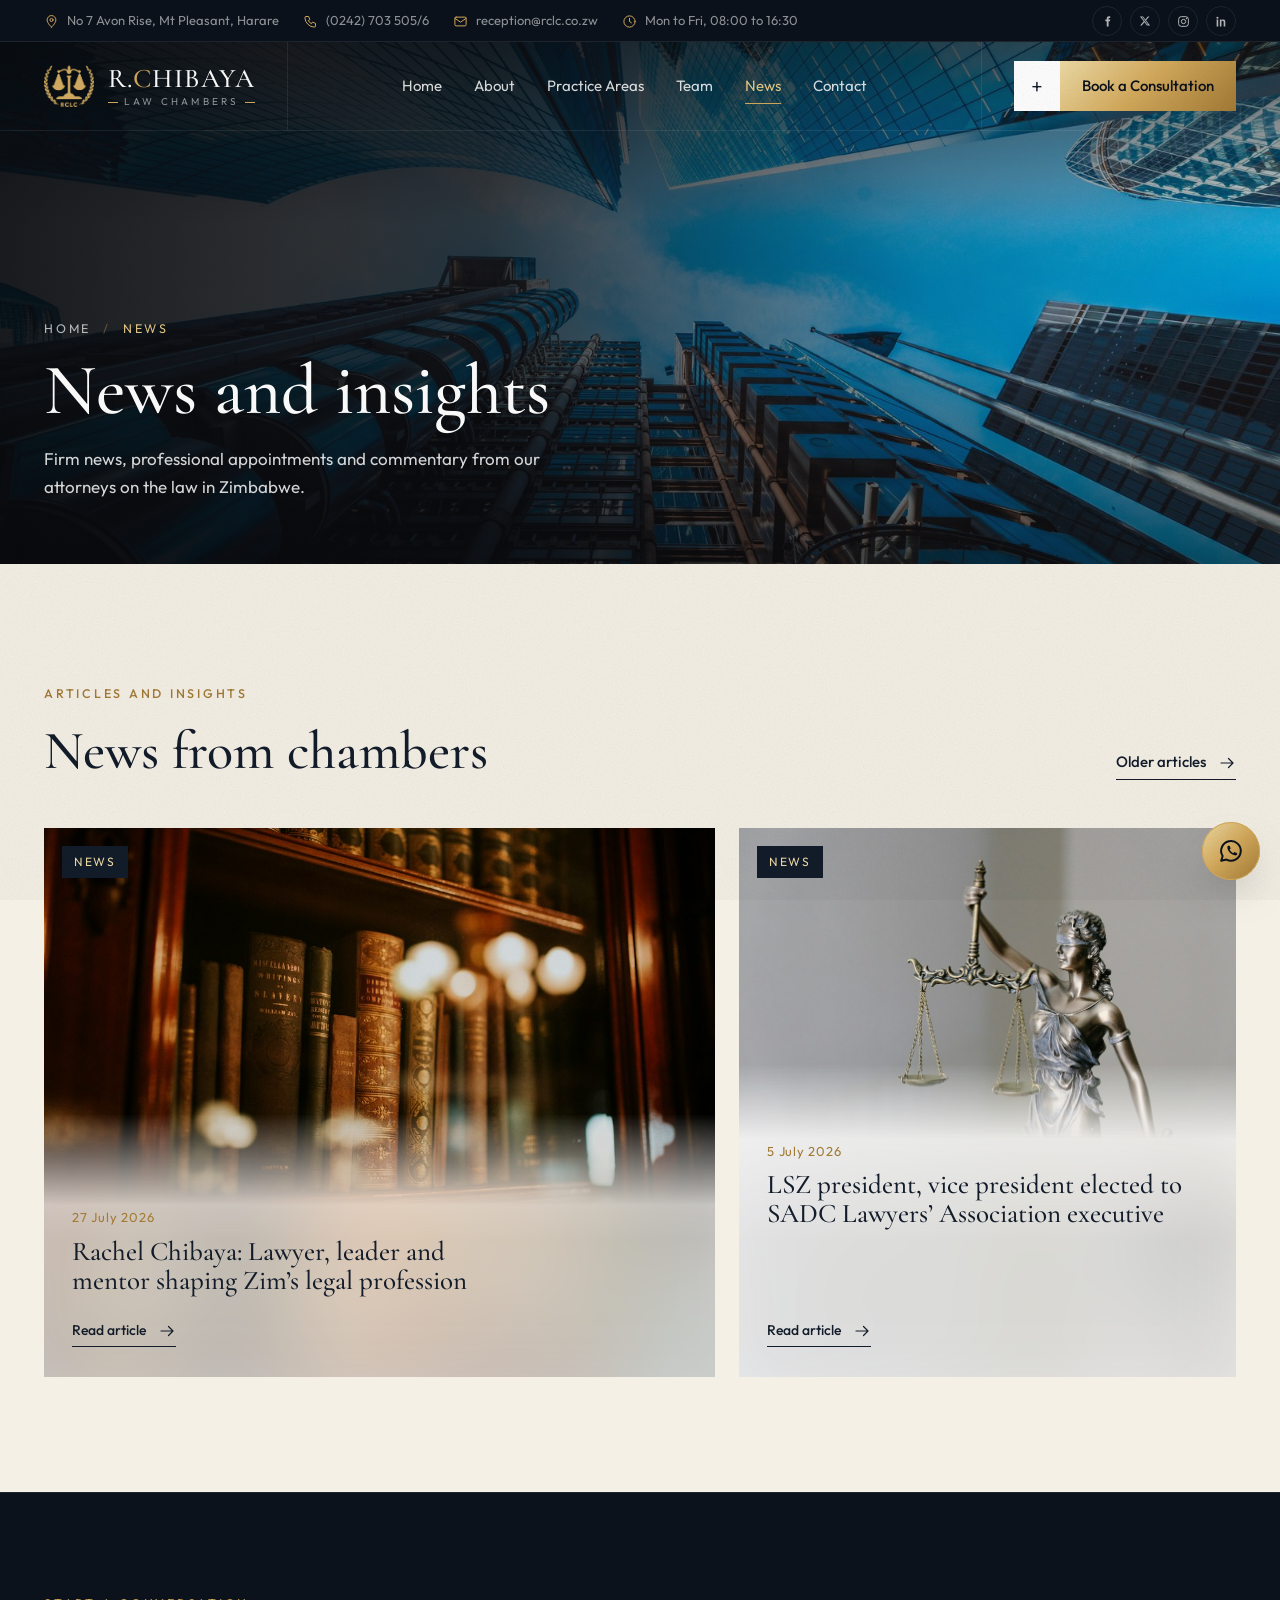
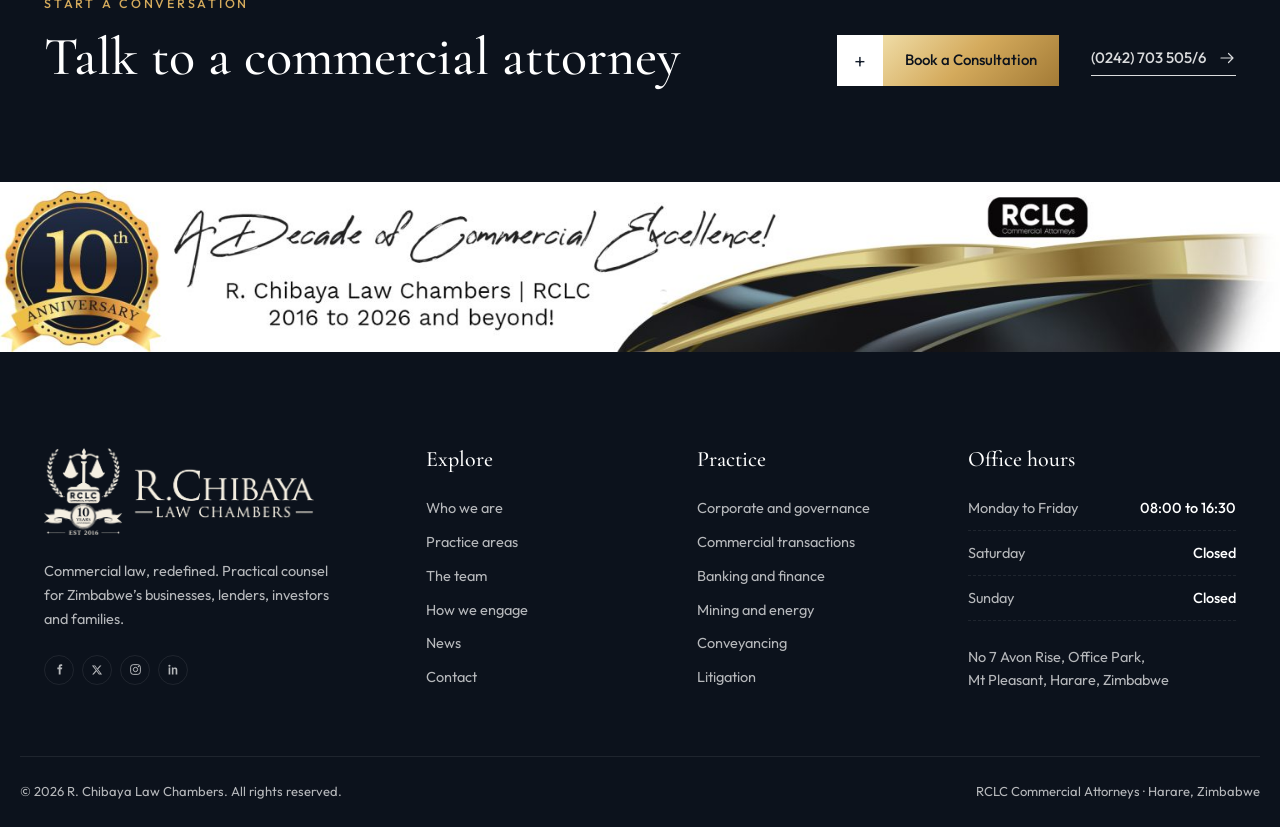
<file: news.html>
<!doctype html>
<html lang="en" class="no-js">
<head>
  <meta charset="utf-8">
  <meta name="viewport" content="width=device-width, initial-scale=1">
  <title>News and Insights | R. Chibaya Law Chambers</title>
  <meta name="description" content="News and insights from R. Chibaya Law Chambers, commercial attorneys in Harare.">
  <meta name="theme-color" content="#0c121c">
  <script>document.documentElement.classList.replace("no-js", "js");</script>
  <link rel="icon" type="image/png" href="assets/img/emblem-gold.png">
  <link rel="preload" href="assets/fonts/cormorant-garamond-500-normal.woff2" as="font" type="font/woff2" crossorigin>
  <link rel="preload" href="assets/fonts/outfit-300-600-normal.woff2" as="font" type="font/woff2" crossorigin>
  <link rel="stylesheet" href="css/fonts.css">
  <link rel="stylesheet" href="css/styles.css">
</head>
<body id="top">

<!-- icon set: hand-drawn inline SVG, owned by the site -->
<svg width="0" height="0" style="position:absolute" aria-hidden="true">
  <defs>
    <symbol id="i-pin" viewBox="0 0 24 24" fill="none" stroke="currentColor" stroke-width="1.6" stroke-linecap="round" stroke-linejoin="round"><path d="M12 21s-7-6.1-7-11.5A7 7 0 0 1 19 9.5C19 14.9 12 21 12 21z"/><circle cx="12" cy="9.5" r="2.5"/></symbol>
    <symbol id="i-phone" viewBox="0 0 24 24" fill="none" stroke="currentColor" stroke-width="1.6" stroke-linecap="round" stroke-linejoin="round"><path d="M5 4h4l2 5-2.5 1.5a11 11 0 0 0 5 5L15 13l5 2v4a2 2 0 0 1-2 2A16 16 0 0 1 3 6a2 2 0 0 1 2-2"/></symbol>
    <symbol id="i-mail" viewBox="0 0 24 24" fill="none" stroke="currentColor" stroke-width="1.6" stroke-linecap="round" stroke-linejoin="round"><rect x="3" y="5" width="18" height="14" rx="2"/><path d="m3 7 9 6 9-6"/></symbol>
    <symbol id="i-clock" viewBox="0 0 24 24" fill="none" stroke="currentColor" stroke-width="1.6" stroke-linecap="round" stroke-linejoin="round"><circle cx="12" cy="12" r="9"/><path d="M12 7v5l3 2"/></symbol>
    <symbol id="i-arrow" viewBox="0 0 24 24" fill="none" stroke="currentColor" stroke-width="1.6" stroke-linecap="round" stroke-linejoin="round"><path d="M4 12h16M14 6l6 6-6 6"/></symbol>
    <symbol id="i-up-right" viewBox="0 0 24 24" fill="none" stroke="currentColor" stroke-width="1.6" stroke-linecap="round" stroke-linejoin="round"><path d="M7 17 17 7M8 7h9v9"/></symbol>
    <symbol id="i-check" viewBox="0 0 24 24" fill="none" stroke="currentColor" stroke-width="2" stroke-linecap="round" stroke-linejoin="round"><path d="m5 12.5 4.5 4.5L19 7.5"/></symbol>
    <symbol id="i-lock" viewBox="0 0 24 24" fill="none" stroke="currentColor" stroke-width="1.6" stroke-linecap="round" stroke-linejoin="round"><rect x="5" y="11" width="14" height="10" rx="2"/><path d="M8 11V8a4 4 0 0 1 8 0v3"/></symbol>
    <symbol id="i-scales" viewBox="0 0 24 24" fill="none" stroke="currentColor" stroke-width="1.5" stroke-linecap="round" stroke-linejoin="round"><path d="M12 3v18M7 21h10M5 7h14M12 5a1 1 0 1 0 0-2 1 1 0 0 0 0 2"/><path d="m5 7-3 7a3 3 0 0 0 6 0zM19 7l-3 7a3 3 0 0 0 6 0z"/></symbol>
    <symbol id="i-building" viewBox="0 0 24 24" fill="none" stroke="currentColor" stroke-width="1.5" stroke-linecap="round" stroke-linejoin="round"><path d="M3 21h18M5 21V5l8-2v18M13 8h6v13"/><path d="M8 8h2M8 12h2M8 16h2"/></symbol>
    <symbol id="i-contract" viewBox="0 0 24 24" fill="none" stroke="currentColor" stroke-width="1.5" stroke-linecap="round" stroke-linejoin="round"><path d="M14 3H6a2 2 0 0 0-2 2v14a2 2 0 0 0 2 2h12a2 2 0 0 0 2-2V9z"/><path d="M14 3v6h6M8 13h8M8 17h4"/><path d="m14 17 1.5 1.5L18 16"/></symbol>
    <symbol id="i-bank" viewBox="0 0 24 24" fill="none" stroke="currentColor" stroke-width="1.5" stroke-linecap="round" stroke-linejoin="round"><path d="m3 9 9-5 9 5M4 10h16M5 10v8M9.5 10v8M14.5 10v8M19 10v8M3 21h18M4 18h16"/></symbol>
    <symbol id="i-mine" viewBox="0 0 24 24" fill="none" stroke="currentColor" stroke-width="1.5" stroke-linecap="round" stroke-linejoin="round"><path d="M2 20 9 9l4 6 3-4 6 9z"/><path d="M14 3c3 0 5 1.5 6 3M15.5 3 12 9"/></symbol>
    <symbol id="i-key" viewBox="0 0 24 24" fill="none" stroke="currentColor" stroke-width="1.5" stroke-linecap="round" stroke-linejoin="round"><path d="M3 11 12 4l9 7"/><path d="M5 10v10h6"/><circle cx="16" cy="16" r="2.5"/><path d="M18 17.5 21 20.5M19.5 19l1-1"/></symbol>
    <symbol id="i-crane" viewBox="0 0 24 24" fill="none" stroke="currentColor" stroke-width="1.5" stroke-linecap="round" stroke-linejoin="round"><path d="M6 21V4l-3 3M6 4h15M6 4l5 5M17 4v5M15 9h4v3h-4zM3 21h8"/></symbol>
    <symbol id="i-hardhat" viewBox="0 0 24 24" fill="none" stroke="currentColor" stroke-width="1.5" stroke-linecap="round" stroke-linejoin="round"><path d="M2 17h20v2H2zM4 17a8 8 0 0 1 16 0"/><path d="M10 9V6h4v3"/></symbol>
    <symbol id="i-family" viewBox="0 0 24 24" fill="none" stroke="currentColor" stroke-width="1.5" stroke-linecap="round" stroke-linejoin="round"><circle cx="8" cy="6" r="2.5"/><circle cx="16" cy="6" r="2.5"/><circle cx="12" cy="13" r="2"/><path d="M3 21v-5a5 5 0 0 1 5-5M21 21v-5a5 5 0 0 0-5-5M9 21v-2a3 3 0 0 1 6 0v2"/></symbol>
    <symbol id="i-gavel" viewBox="0 0 24 24" fill="none" stroke="currentColor" stroke-width="1.5" stroke-linecap="round" stroke-linejoin="round"><path d="m14 4 6 6M11 7l6 6M12.5 5.5l-4 4 6 6 4-4M11.5 12.5 4 20M3 21h9"/></symbol>
    <symbol id="i-briefcase" viewBox="0 0 24 24" fill="none" stroke="currentColor" stroke-width="1.5" stroke-linecap="round" stroke-linejoin="round"><rect x="3" y="7" width="18" height="13" rx="2"/><path d="M9 7V5a2 2 0 0 1 2-2h2a2 2 0 0 1 2 2v2M3 13h18"/></symbol>
    <symbol id="i-award" viewBox="0 0 24 24" fill="none" stroke="currentColor" stroke-width="1.5" stroke-linecap="round" stroke-linejoin="round"><circle cx="12" cy="9" r="6"/><path d="m9 14.5-1.5 6.5 4.5-2.5 4.5 2.5-1.5-6.5"/></symbol>
    <symbol id="i-book" viewBox="0 0 24 24" fill="none" stroke="currentColor" stroke-width="1.5" stroke-linecap="round" stroke-linejoin="round"><path d="M4 5a2 2 0 0 1 2-2h14v15H6a2 2 0 0 0-2 2z"/><path d="M4 20a2 2 0 0 0 2 2h14v-4M9 8h7"/></symbol>
    <symbol id="i-chat" viewBox="0 0 24 24" fill="none" stroke="currentColor" stroke-width="1.5" stroke-linecap="round" stroke-linejoin="round"><path d="M21 12a8 8 0 0 1-11.6 7.1L4 20l1-4.6A8 8 0 1 1 21 12z"/><path d="M8.5 12h.01M12 12h.01M15.5 12h.01"/></symbol>
    <symbol id="i-shield" viewBox="0 0 24 24" fill="none" stroke="currentColor" stroke-width="1.5" stroke-linecap="round" stroke-linejoin="round"><path d="M12 3 4 6v6c0 5 3.5 8 8 9 4.5-1 8-4 8-9V6z"/><path d="m9 12 2 2 4-4"/></symbol>
    <symbol id="i-wa" viewBox="0 0 24 24"><path d="M3.6 20.4l1.25-4.1A8.4 8.4 0 1 1 8.1 19.3z" fill="none" stroke="currentColor" stroke-width="1.7" stroke-linejoin="round"/><path d="M9.1 7.9c.2-.4.5-.5.8-.5h.5c.2 0 .4.1.5.4l.7 1.6c.1.2 0 .5-.1.6l-.5.6c-.1.1-.1.3 0 .5.6 1.1 1.5 2 2.6 2.6.2.1.4.1.5 0l.6-.6c.2-.2.4-.2.6-.1l1.6.7c.3.1.4.3.4.5v.5c0 .3-.1.6-.5.8-.6.3-1.7.5-3.5-.4a9 9 0 0 1-3.8-3.8c-.8-1.7-.6-2.8-.4-3.4z" fill="currentColor"/></symbol>
    <symbol id="i-fb" viewBox="0 0 24 24" fill="currentColor"><path d="M14 8.5V6.8c0-.8.2-1.3 1.4-1.3H17V2.6c-.3 0-1.3-.1-2.4-.1-2.4 0-4 1.4-4 4.1v1.9H8v3.2h2.6V21H14v-9.3h2.6l.4-3.2z"/></symbol>
    <symbol id="i-x" viewBox="0 0 24 24" fill="currentColor"><path d="M17.8 3h3.1l-6.8 7.7 8 10.3h-6.2l-4.9-6.3L5.4 21H2.3l7.2-8.3L1.8 3h6.4l4.4 5.8zm-1.1 16.2h1.7L7.4 4.7H5.5z"/></symbol>
    <symbol id="i-ig" viewBox="0 0 24 24" fill="none" stroke="currentColor" stroke-width="1.8"><rect x="3" y="3" width="18" height="18" rx="5"/><circle cx="12" cy="12" r="4"/><circle cx="17.5" cy="6.5" r=".6" fill="currentColor"/></symbol>
    <symbol id="i-in" viewBox="0 0 24 24" fill="currentColor"><path d="M4.5 3a2 2 0 1 1 0 4 2 2 0 0 1 0-4zM3 8.5h3V21H3zM9 8.5h2.9v1.7h.1c.4-.8 1.4-1.9 3.4-1.9 3.1 0 3.6 2 3.6 4.7V21h-3v-7c0-1.6 0-3.3-2-3.3s-2.1 1.5-2.1 3.2V21H9z"/></symbol>
  </defs>
</svg>

<div class="topbar">
  <div class="container">
    <div class="topbar-info">
      <span><svg width="15" height="15" aria-hidden="true"><use href="#i-pin"/></svg>No 7 Avon Rise, Mt Pleasant, Harare</span>
      <a href="tel:+263242703505"><svg width="15" height="15" aria-hidden="true"><use href="#i-phone"/></svg>(0242) 703 505/6</a>
      <a href="mailto:reception@rclc.co.zw" class="hide-md"><svg width="15" height="15" aria-hidden="true"><use href="#i-mail"/></svg>reception@rclc.co.zw</a>
      <span class="hide-lg"><svg width="15" height="15" aria-hidden="true"><use href="#i-clock"/></svg>Mon to Fri, 08:00 to 16:30</span>
    </div>
    <div class="socials">
      <a href="https://www.facebook.com/RChibayaLawC" target="_blank" rel="noopener" aria-label="Facebook"><svg width="13" height="13" aria-hidden="true"><use href="#i-fb"/></svg></a>
      <a href="https://twitter.com/RChibayaLawFirm" target="_blank" rel="noopener" aria-label="X (Twitter)"><svg width="12" height="12" aria-hidden="true"><use href="#i-x"/></svg></a>
      <a href="https://www.instagram.com/lawfirmzim/" target="_blank" rel="noopener" aria-label="Instagram"><svg width="13" height="13" aria-hidden="true"><use href="#i-ig"/></svg></a>
      <a href="https://www.linkedin.com/company/r-chibaya-law-chambers/" target="_blank" rel="noopener" aria-label="LinkedIn"><svg width="13" height="13" aria-hidden="true"><use href="#i-in"/></svg></a>
    </div>
  </div>
</div>

<header class="site-header" id="header">
  <div class="container header-grid">
    <a href="index.html" class="brand" aria-label="R. Chibaya Law Chambers, home">
      <img src="assets/img/emblem-gold.png" alt="" width="450" height="372">
      <span class="brand-text"><strong>R.<span>C</span>HIBAYA</strong><small>LAW CHAMBERS</small></span>
    </a>
    <nav class="main-nav" id="nav" aria-label="Main">
      <a href="index.html">Home</a>
      <a href="about.html">About</a>
      <a href="practice-areas.html">Practice Areas</a>
      <a href="team.html">Team</a>
      <a href="news.html" class="active" aria-current="page">News</a>
      <a href="contact.html">Contact</a>
      <div class="nav-extra">
        <a href="tel:+263242703505"><svg width="16" height="16" aria-hidden="true"><use href="#i-phone"/></svg>(0242) 703 505/6</a>
        <a href="mailto:reception@rclc.co.zw"><svg width="16" height="16" aria-hidden="true"><use href="#i-mail"/></svg>reception@rclc.co.zw</a>
        <a href="contact.html#enquiry" class="btn"><span class="btn-icon" aria-hidden="true">+</span><span class="btn-label">Book a Consultation</span></a>
      </div>
    </nav>
    <div class="header-cta">
      <a href="contact.html#enquiry" class="btn"><span class="btn-icon" aria-hidden="true">+</span><span class="btn-label">Book a Consultation</span></a>
    </div>
    <button class="nav-toggle" type="button" aria-label="Open menu" aria-expanded="false" aria-controls="nav"><span></span></button>
  </div>
</header>

<main>
<section class="page-hero" aria-labelledby="page-title">
  <div class="page-hero-media" aria-hidden="true"><img src="assets/img/architecture.jpg" alt="" width="1600" height="901" fetchpriority="high" style="object-position: center"></div>
  <div class="container">
    <nav class="crumbs reveal" aria-label="Breadcrumb"><a href="index.html">Home</a><span aria-hidden="true">/</span><span aria-current="page">News</span></nav>
    <h1 class="reveal" id="page-title">News and insights</h1>
    <p class="reveal">Firm news, professional appointments and commentary from our attorneys on the law in Zimbabwe.</p>
  </div>
</section>
<section class="insights" id="insights">
  <div class="container">
    <div class="insights-head">
      <div>
        <span class="eyebrow reveal">Articles and insights</span>
        <h2 class="reveal">News from chambers</h2>
      </div>
      <a href="https://www.rclc.co.zw/articles-insights/" target="_blank" rel="noopener" class="link-arrow reveal">Older articles <svg width="18" height="18" aria-hidden="true"><use href="#i-arrow"/></svg></a>
    </div>
    <div class="posts">
      <article class="post reveal">
        <img class="post-ambient" src="assets/img/law-books.jpg" alt="" aria-hidden="true" loading="lazy" width="1000" height="667">
        <a class="post-img" href="https://www.rclc.co.zw/articles-insights/" target="_blank" rel="noopener" tabindex="-1" aria-hidden="true"><img src="assets/img/law-books.jpg" alt="" loading="lazy" width="1000" height="667"><span class="cat">News</span></a>
        <div class="post-body">
          <time datetime="2026-07-27">27 July 2026</time>
          <h3>Rachel Chibaya: Lawyer, leader and mentor shaping Zim’s legal profession</h3>
          <a href="https://www.rclc.co.zw/articles-insights/" target="_blank" rel="noopener" class="link-arrow">Read article <svg width="18" height="18" aria-hidden="true"><use href="#i-arrow"/></svg></a>
        </div>
      </article>
      <article class="post post--side reveal">
        <img class="post-ambient" src="assets/img/justice-statue.jpg" alt="" aria-hidden="true" loading="lazy" width="1000" height="667">
        <a class="post-img" href="https://www.rclc.co.zw/articles-insights/" target="_blank" rel="noopener" tabindex="-1" aria-hidden="true"><img src="assets/img/justice-statue.jpg" alt="" loading="lazy" width="1000" height="667"><span class="cat">News</span></a>
        <div class="post-body">
          <time datetime="2026-07-05">5 July 2026</time>
          <h3>LSZ president, vice president elected to SADC Lawyers’ Association executive</h3>
          <a href="https://www.rclc.co.zw/articles-insights/" target="_blank" rel="noopener" class="link-arrow">Read article <svg width="18" height="18" aria-hidden="true"><use href="#i-arrow"/></svg></a>
        </div>
      </article>
    </div>
  </div>
</section>
<section class="cta-band ground-dark">
  <div class="container cta-grid">
    <div>
      <span class="eyebrow reveal">Start a conversation</span>
      <h2 class="reveal">Talk to a commercial attorney</h2>
    </div>
    <div class="cta-actions reveal">
      <a href="contact.html#enquiry" class="btn"><span class="btn-icon" aria-hidden="true">+</span><span class="btn-label">Book a Consultation</span></a>
      <a href="tel:+263242703505" class="link-arrow">(0242) 703 505/6 <svg width="18" height="18" aria-hidden="true"><use href="#i-arrow"/></svg></a>
    </div>
  </div>
</section>
</main>

<div class="anniv"><img src="assets/img/anniversary-banner.jpg" alt="A decade of commercial excellence. R. Chibaya Law Chambers, 2016 to 2026 and beyond." loading="lazy" width="1536" height="204"></div>
<footer class="site-footer">
  <div class="container footer-grid">
    <div class="footer-brand">
      <img src="assets/img/logo-10th-white.png" alt="R. Chibaya Law Chambers, RCLC Commercial Attorneys, 10 years, established 2016" loading="lazy" width="1135" height="366">
      <p>Commercial law, redefined. Practical counsel for Zimbabwe’s businesses, lenders, investors and families.</p>
      <div class="socials">
        <a href="https://www.facebook.com/RChibayaLawC" target="_blank" rel="noopener" aria-label="Facebook"><svg width="13" height="13" aria-hidden="true"><use href="#i-fb"/></svg></a>
        <a href="https://twitter.com/RChibayaLawFirm" target="_blank" rel="noopener" aria-label="X (Twitter)"><svg width="12" height="12" aria-hidden="true"><use href="#i-x"/></svg></a>
        <a href="https://www.instagram.com/lawfirmzim/" target="_blank" rel="noopener" aria-label="Instagram"><svg width="13" height="13" aria-hidden="true"><use href="#i-ig"/></svg></a>
        <a href="https://www.linkedin.com/company/r-chibaya-law-chambers/" target="_blank" rel="noopener" aria-label="LinkedIn"><svg width="13" height="13" aria-hidden="true"><use href="#i-in"/></svg></a>
      </div>
    </div>
    <div>
      <h4>Explore</h4>
      <ul>
        <li><a href="about.html">Who we are</a></li>
        <li><a href="practice-areas.html">Practice areas</a></li>
        <li><a href="team.html">The team</a></li>
        <li><a href="practice-areas.html#engage">How we engage</a></li>
        <li><a href="news.html">News</a></li>
        <li><a href="contact.html">Contact</a></li>
      </ul>
    </div>
    <div>
      <h4>Practice</h4>
      <ul>
        <li><a href="practice-areas.html#pa-1" data-pa="0">Corporate and governance</a></li>
        <li><a href="practice-areas.html#pa-2" data-pa="1">Commercial transactions</a></li>
        <li><a href="practice-areas.html#pa-3" data-pa="2">Banking and finance</a></li>
        <li><a href="practice-areas.html#pa-4" data-pa="3">Mining and energy</a></li>
        <li><a href="practice-areas.html#pa-5" data-pa="4">Conveyancing</a></li>
        <li><a href="practice-areas.html#pa-9" data-pa="8">Litigation</a></li>
      </ul>
    </div>
    <div>
      <h4>Office hours</h4>
      <ul class="hours">
        <li>Monday to Friday <b>08:00 to 16:30</b></li>
        <li>Saturday <b>Closed</b></li>
        <li>Sunday <b>Closed</b></li>
      </ul>
      <p class="footer-addr">No 7 Avon Rise, Office Park,<br>Mt Pleasant, Harare, Zimbabwe</p>
    </div>
  </div>
  <div class="container footer-bottom">
    <span>© <span id="year">2026</span> R. Chibaya Law Chambers. All rights reserved.</span>
    <span>RCLC Commercial Attorneys · Harare, Zimbabwe</span>
  </div>
</footer>

<a href="https://wa.me/263242703505?text=Hello%20RCLC%2C%20I%20would%20like%20to%20make%20an%20enquiry." class="wa" target="_blank" rel="noopener" aria-label="Chat with RCLC on WhatsApp">
  <span class="wa-label" aria-hidden="true">Chat with us</span>
  <span class="wa-btn"><svg width="28" height="28" aria-hidden="true"><use href="#i-wa"/></svg></span>
</a>
<a href="#top" class="to-top" id="toTop" aria-label="Back to top"><svg width="20" height="20" style="transform:rotate(-90deg)" aria-hidden="true"><use href="#i-arrow"/></svg></a>

<script src="js/main.js" defer></script>
</body>
</html>
</file>
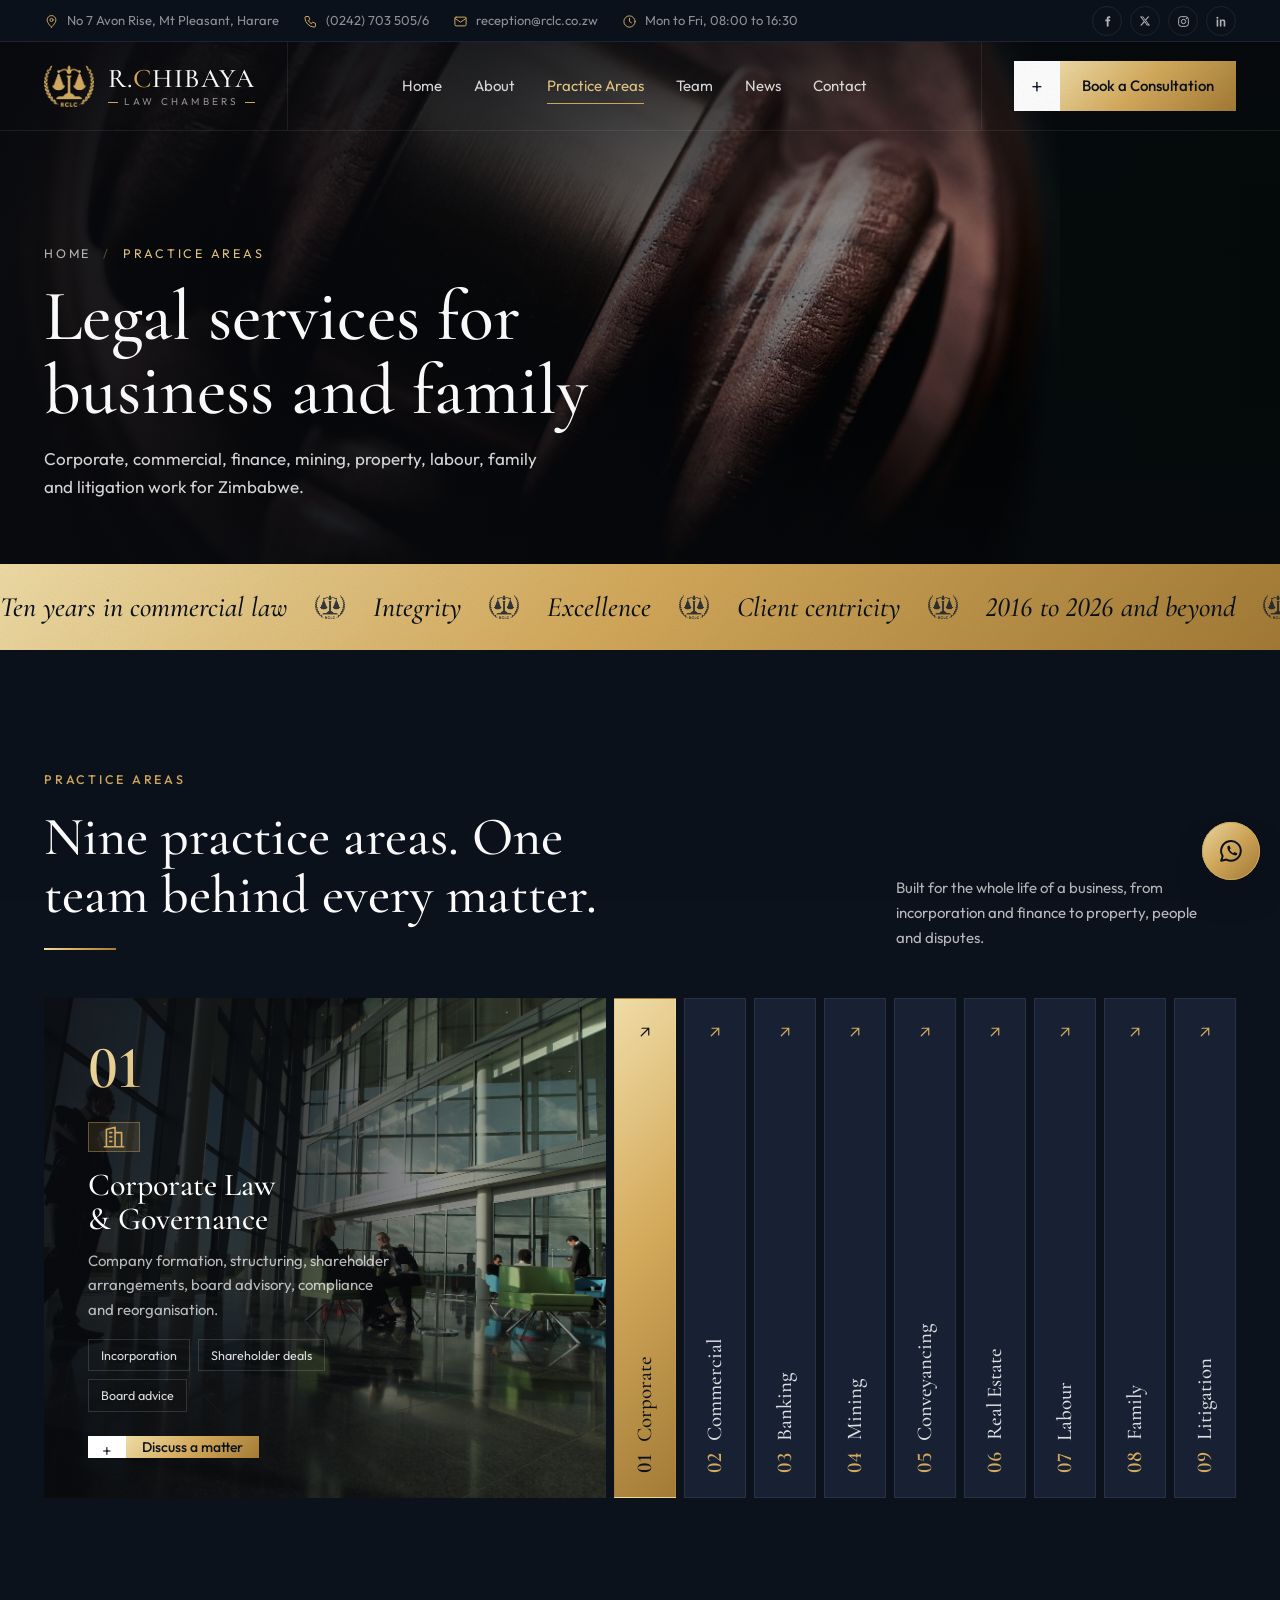
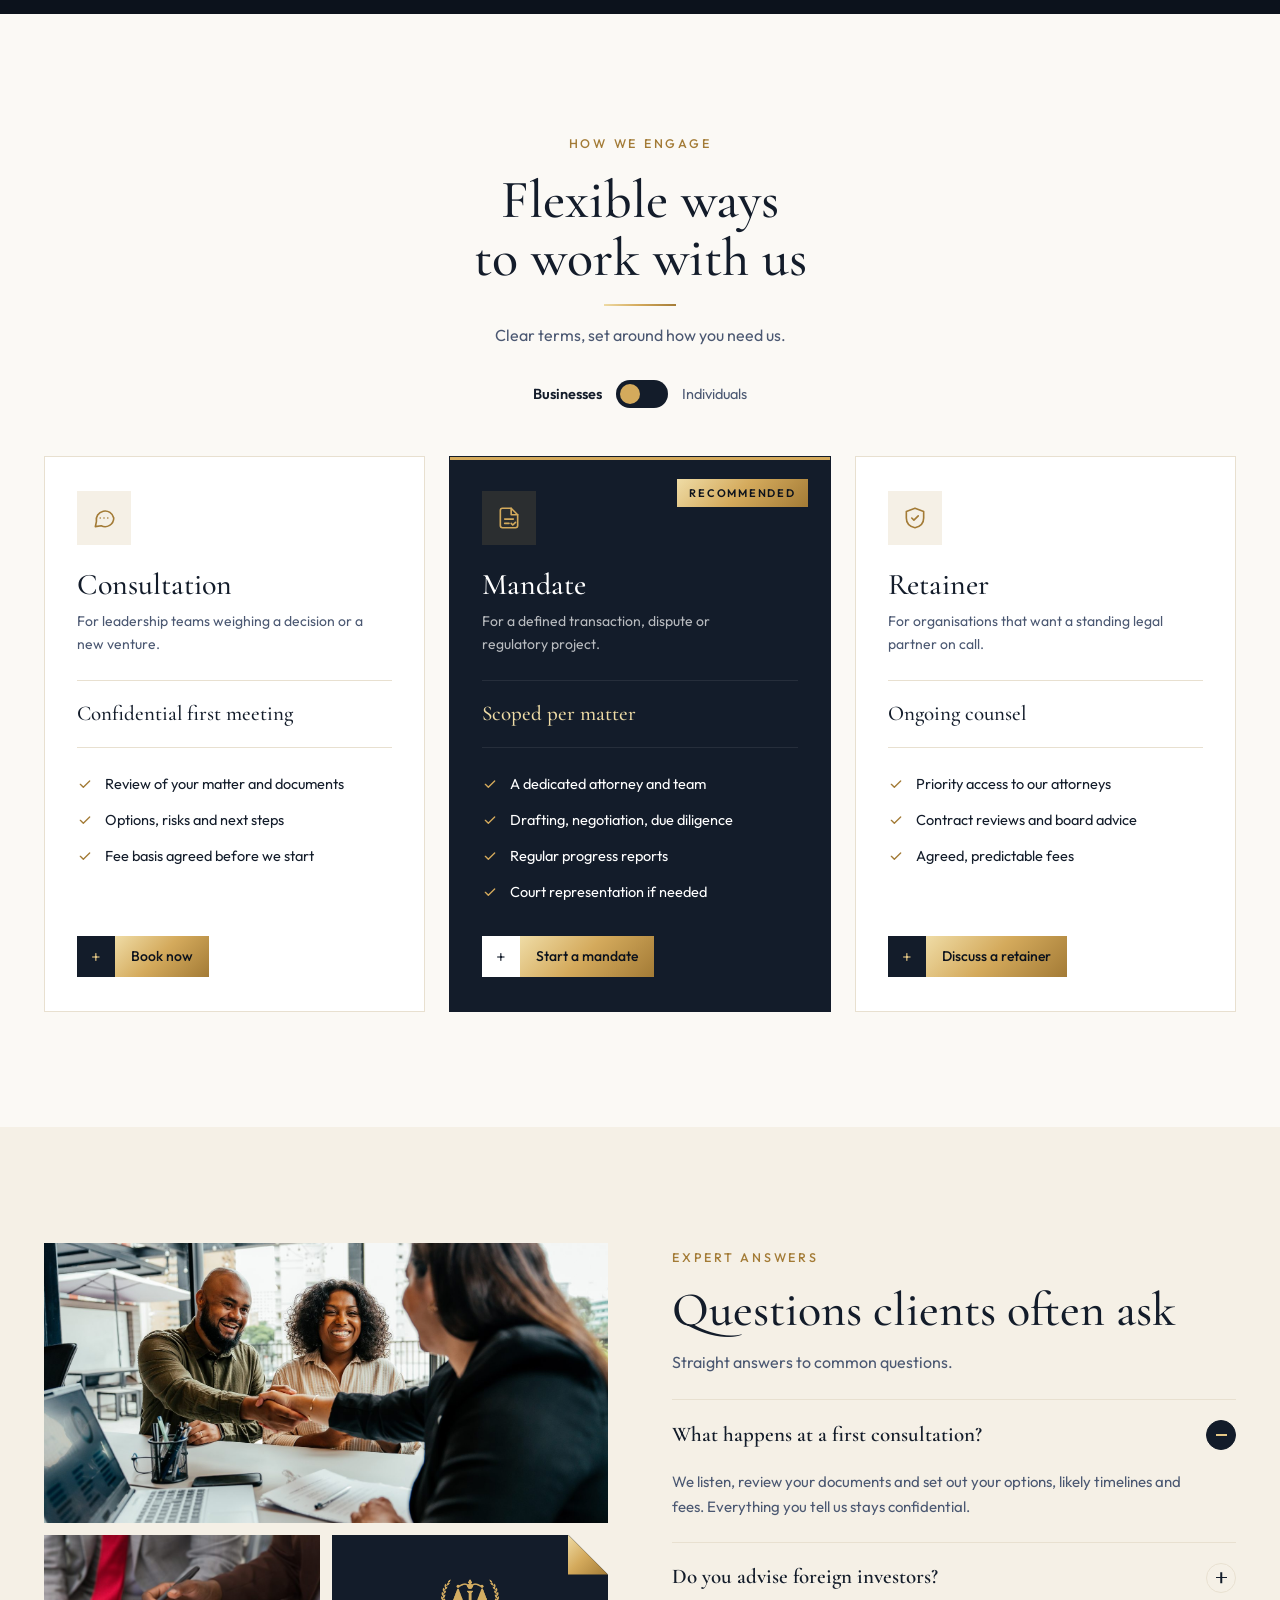
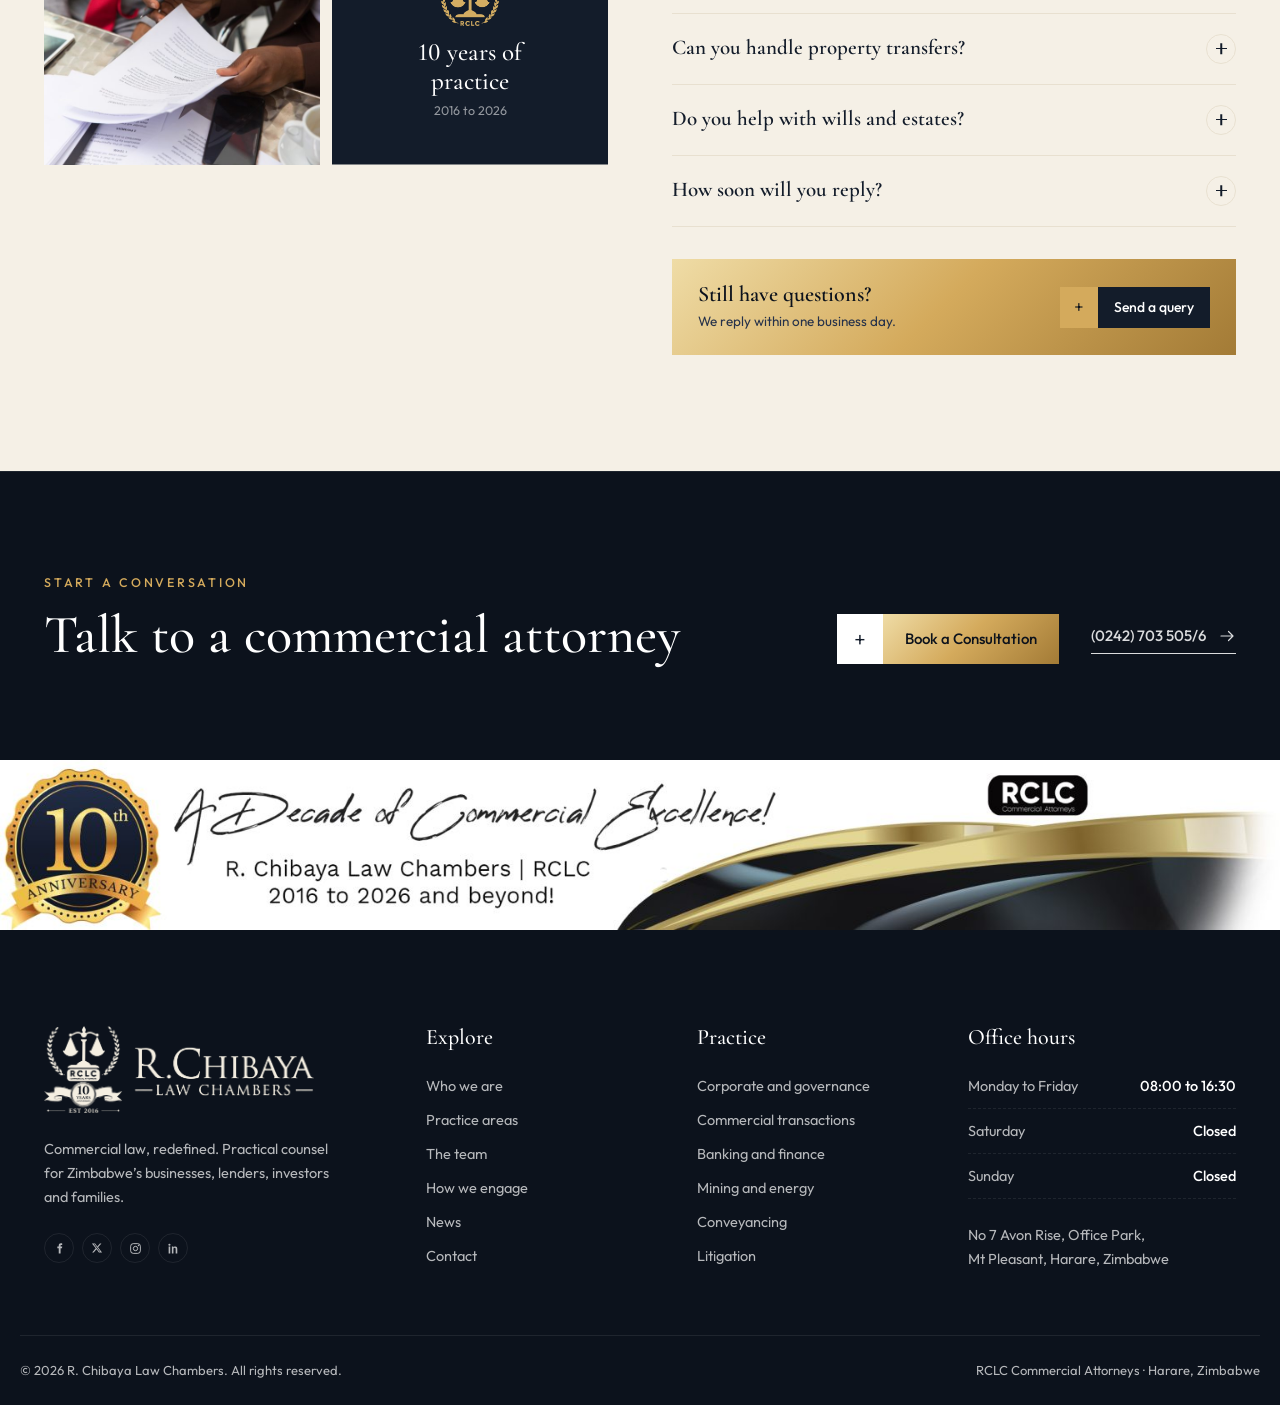
<file: practice-areas.html>
<!doctype html>
<html lang="en" class="no-js">
<head>
  <meta charset="utf-8">
  <meta name="viewport" content="width=device-width, initial-scale=1">
  <title>Practice Areas | R. Chibaya Law Chambers</title>
  <meta name="description" content="RCLC practice areas: corporate, commercial, banking and finance, mining, conveyancing, real estate, labour, family and litigation.">
  <meta name="theme-color" content="#0c121c">
  <script>document.documentElement.classList.replace("no-js", "js");</script>
  <link rel="icon" type="image/png" href="assets/img/emblem-gold.png">
  <link rel="preload" href="assets/fonts/cormorant-garamond-500-normal.woff2" as="font" type="font/woff2" crossorigin>
  <link rel="preload" href="assets/fonts/outfit-300-600-normal.woff2" as="font" type="font/woff2" crossorigin>
  <link rel="stylesheet" href="css/fonts.css">
  <link rel="stylesheet" href="css/styles.css">
</head>
<body id="top">

<!-- icon set: hand-drawn inline SVG, owned by the site -->
<svg width="0" height="0" style="position:absolute" aria-hidden="true">
  <defs>
    <symbol id="i-pin" viewBox="0 0 24 24" fill="none" stroke="currentColor" stroke-width="1.6" stroke-linecap="round" stroke-linejoin="round"><path d="M12 21s-7-6.1-7-11.5A7 7 0 0 1 19 9.5C19 14.9 12 21 12 21z"/><circle cx="12" cy="9.5" r="2.5"/></symbol>
    <symbol id="i-phone" viewBox="0 0 24 24" fill="none" stroke="currentColor" stroke-width="1.6" stroke-linecap="round" stroke-linejoin="round"><path d="M5 4h4l2 5-2.5 1.5a11 11 0 0 0 5 5L15 13l5 2v4a2 2 0 0 1-2 2A16 16 0 0 1 3 6a2 2 0 0 1 2-2"/></symbol>
    <symbol id="i-mail" viewBox="0 0 24 24" fill="none" stroke="currentColor" stroke-width="1.6" stroke-linecap="round" stroke-linejoin="round"><rect x="3" y="5" width="18" height="14" rx="2"/><path d="m3 7 9 6 9-6"/></symbol>
    <symbol id="i-clock" viewBox="0 0 24 24" fill="none" stroke="currentColor" stroke-width="1.6" stroke-linecap="round" stroke-linejoin="round"><circle cx="12" cy="12" r="9"/><path d="M12 7v5l3 2"/></symbol>
    <symbol id="i-arrow" viewBox="0 0 24 24" fill="none" stroke="currentColor" stroke-width="1.6" stroke-linecap="round" stroke-linejoin="round"><path d="M4 12h16M14 6l6 6-6 6"/></symbol>
    <symbol id="i-up-right" viewBox="0 0 24 24" fill="none" stroke="currentColor" stroke-width="1.6" stroke-linecap="round" stroke-linejoin="round"><path d="M7 17 17 7M8 7h9v9"/></symbol>
    <symbol id="i-check" viewBox="0 0 24 24" fill="none" stroke="currentColor" stroke-width="2" stroke-linecap="round" stroke-linejoin="round"><path d="m5 12.5 4.5 4.5L19 7.5"/></symbol>
    <symbol id="i-lock" viewBox="0 0 24 24" fill="none" stroke="currentColor" stroke-width="1.6" stroke-linecap="round" stroke-linejoin="round"><rect x="5" y="11" width="14" height="10" rx="2"/><path d="M8 11V8a4 4 0 0 1 8 0v3"/></symbol>
    <symbol id="i-scales" viewBox="0 0 24 24" fill="none" stroke="currentColor" stroke-width="1.5" stroke-linecap="round" stroke-linejoin="round"><path d="M12 3v18M7 21h10M5 7h14M12 5a1 1 0 1 0 0-2 1 1 0 0 0 0 2"/><path d="m5 7-3 7a3 3 0 0 0 6 0zM19 7l-3 7a3 3 0 0 0 6 0z"/></symbol>
    <symbol id="i-building" viewBox="0 0 24 24" fill="none" stroke="currentColor" stroke-width="1.5" stroke-linecap="round" stroke-linejoin="round"><path d="M3 21h18M5 21V5l8-2v18M13 8h6v13"/><path d="M8 8h2M8 12h2M8 16h2"/></symbol>
    <symbol id="i-contract" viewBox="0 0 24 24" fill="none" stroke="currentColor" stroke-width="1.5" stroke-linecap="round" stroke-linejoin="round"><path d="M14 3H6a2 2 0 0 0-2 2v14a2 2 0 0 0 2 2h12a2 2 0 0 0 2-2V9z"/><path d="M14 3v6h6M8 13h8M8 17h4"/><path d="m14 17 1.5 1.5L18 16"/></symbol>
    <symbol id="i-bank" viewBox="0 0 24 24" fill="none" stroke="currentColor" stroke-width="1.5" stroke-linecap="round" stroke-linejoin="round"><path d="m3 9 9-5 9 5M4 10h16M5 10v8M9.5 10v8M14.5 10v8M19 10v8M3 21h18M4 18h16"/></symbol>
    <symbol id="i-mine" viewBox="0 0 24 24" fill="none" stroke="currentColor" stroke-width="1.5" stroke-linecap="round" stroke-linejoin="round"><path d="M2 20 9 9l4 6 3-4 6 9z"/><path d="M14 3c3 0 5 1.5 6 3M15.5 3 12 9"/></symbol>
    <symbol id="i-key" viewBox="0 0 24 24" fill="none" stroke="currentColor" stroke-width="1.5" stroke-linecap="round" stroke-linejoin="round"><path d="M3 11 12 4l9 7"/><path d="M5 10v10h6"/><circle cx="16" cy="16" r="2.5"/><path d="M18 17.5 21 20.5M19.5 19l1-1"/></symbol>
    <symbol id="i-crane" viewBox="0 0 24 24" fill="none" stroke="currentColor" stroke-width="1.5" stroke-linecap="round" stroke-linejoin="round"><path d="M6 21V4l-3 3M6 4h15M6 4l5 5M17 4v5M15 9h4v3h-4zM3 21h8"/></symbol>
    <symbol id="i-hardhat" viewBox="0 0 24 24" fill="none" stroke="currentColor" stroke-width="1.5" stroke-linecap="round" stroke-linejoin="round"><path d="M2 17h20v2H2zM4 17a8 8 0 0 1 16 0"/><path d="M10 9V6h4v3"/></symbol>
    <symbol id="i-family" viewBox="0 0 24 24" fill="none" stroke="currentColor" stroke-width="1.5" stroke-linecap="round" stroke-linejoin="round"><circle cx="8" cy="6" r="2.5"/><circle cx="16" cy="6" r="2.5"/><circle cx="12" cy="13" r="2"/><path d="M3 21v-5a5 5 0 0 1 5-5M21 21v-5a5 5 0 0 0-5-5M9 21v-2a3 3 0 0 1 6 0v2"/></symbol>
    <symbol id="i-gavel" viewBox="0 0 24 24" fill="none" stroke="currentColor" stroke-width="1.5" stroke-linecap="round" stroke-linejoin="round"><path d="m14 4 6 6M11 7l6 6M12.5 5.5l-4 4 6 6 4-4M11.5 12.5 4 20M3 21h9"/></symbol>
    <symbol id="i-briefcase" viewBox="0 0 24 24" fill="none" stroke="currentColor" stroke-width="1.5" stroke-linecap="round" stroke-linejoin="round"><rect x="3" y="7" width="18" height="13" rx="2"/><path d="M9 7V5a2 2 0 0 1 2-2h2a2 2 0 0 1 2 2v2M3 13h18"/></symbol>
    <symbol id="i-award" viewBox="0 0 24 24" fill="none" stroke="currentColor" stroke-width="1.5" stroke-linecap="round" stroke-linejoin="round"><circle cx="12" cy="9" r="6"/><path d="m9 14.5-1.5 6.5 4.5-2.5 4.5 2.5-1.5-6.5"/></symbol>
    <symbol id="i-book" viewBox="0 0 24 24" fill="none" stroke="currentColor" stroke-width="1.5" stroke-linecap="round" stroke-linejoin="round"><path d="M4 5a2 2 0 0 1 2-2h14v15H6a2 2 0 0 0-2 2z"/><path d="M4 20a2 2 0 0 0 2 2h14v-4M9 8h7"/></symbol>
    <symbol id="i-chat" viewBox="0 0 24 24" fill="none" stroke="currentColor" stroke-width="1.5" stroke-linecap="round" stroke-linejoin="round"><path d="M21 12a8 8 0 0 1-11.6 7.1L4 20l1-4.6A8 8 0 1 1 21 12z"/><path d="M8.5 12h.01M12 12h.01M15.5 12h.01"/></symbol>
    <symbol id="i-shield" viewBox="0 0 24 24" fill="none" stroke="currentColor" stroke-width="1.5" stroke-linecap="round" stroke-linejoin="round"><path d="M12 3 4 6v6c0 5 3.5 8 8 9 4.5-1 8-4 8-9V6z"/><path d="m9 12 2 2 4-4"/></symbol>
    <symbol id="i-wa" viewBox="0 0 24 24"><path d="M3.6 20.4l1.25-4.1A8.4 8.4 0 1 1 8.1 19.3z" fill="none" stroke="currentColor" stroke-width="1.7" stroke-linejoin="round"/><path d="M9.1 7.9c.2-.4.5-.5.8-.5h.5c.2 0 .4.1.5.4l.7 1.6c.1.2 0 .5-.1.6l-.5.6c-.1.1-.1.3 0 .5.6 1.1 1.5 2 2.6 2.6.2.1.4.1.5 0l.6-.6c.2-.2.4-.2.6-.1l1.6.7c.3.1.4.3.4.5v.5c0 .3-.1.6-.5.8-.6.3-1.7.5-3.5-.4a9 9 0 0 1-3.8-3.8c-.8-1.7-.6-2.8-.4-3.4z" fill="currentColor"/></symbol>
    <symbol id="i-fb" viewBox="0 0 24 24" fill="currentColor"><path d="M14 8.5V6.8c0-.8.2-1.3 1.4-1.3H17V2.6c-.3 0-1.3-.1-2.4-.1-2.4 0-4 1.4-4 4.1v1.9H8v3.2h2.6V21H14v-9.3h2.6l.4-3.2z"/></symbol>
    <symbol id="i-x" viewBox="0 0 24 24" fill="currentColor"><path d="M17.8 3h3.1l-6.8 7.7 8 10.3h-6.2l-4.9-6.3L5.4 21H2.3l7.2-8.3L1.8 3h6.4l4.4 5.8zm-1.1 16.2h1.7L7.4 4.7H5.5z"/></symbol>
    <symbol id="i-ig" viewBox="0 0 24 24" fill="none" stroke="currentColor" stroke-width="1.8"><rect x="3" y="3" width="18" height="18" rx="5"/><circle cx="12" cy="12" r="4"/><circle cx="17.5" cy="6.5" r=".6" fill="currentColor"/></symbol>
    <symbol id="i-in" viewBox="0 0 24 24" fill="currentColor"><path d="M4.5 3a2 2 0 1 1 0 4 2 2 0 0 1 0-4zM3 8.5h3V21H3zM9 8.5h2.9v1.7h.1c.4-.8 1.4-1.9 3.4-1.9 3.1 0 3.6 2 3.6 4.7V21h-3v-7c0-1.6 0-3.3-2-3.3s-2.1 1.5-2.1 3.2V21H9z"/></symbol>
  </defs>
</svg>

<div class="topbar">
  <div class="container">
    <div class="topbar-info">
      <span><svg width="15" height="15" aria-hidden="true"><use href="#i-pin"/></svg>No 7 Avon Rise, Mt Pleasant, Harare</span>
      <a href="tel:+263242703505"><svg width="15" height="15" aria-hidden="true"><use href="#i-phone"/></svg>(0242) 703 505/6</a>
      <a href="mailto:reception@rclc.co.zw" class="hide-md"><svg width="15" height="15" aria-hidden="true"><use href="#i-mail"/></svg>reception@rclc.co.zw</a>
      <span class="hide-lg"><svg width="15" height="15" aria-hidden="true"><use href="#i-clock"/></svg>Mon to Fri, 08:00 to 16:30</span>
    </div>
    <div class="socials">
      <a href="https://www.facebook.com/RChibayaLawC" target="_blank" rel="noopener" aria-label="Facebook"><svg width="13" height="13" aria-hidden="true"><use href="#i-fb"/></svg></a>
      <a href="https://twitter.com/RChibayaLawFirm" target="_blank" rel="noopener" aria-label="X (Twitter)"><svg width="12" height="12" aria-hidden="true"><use href="#i-x"/></svg></a>
      <a href="https://www.instagram.com/lawfirmzim/" target="_blank" rel="noopener" aria-label="Instagram"><svg width="13" height="13" aria-hidden="true"><use href="#i-ig"/></svg></a>
      <a href="https://www.linkedin.com/company/r-chibaya-law-chambers/" target="_blank" rel="noopener" aria-label="LinkedIn"><svg width="13" height="13" aria-hidden="true"><use href="#i-in"/></svg></a>
    </div>
  </div>
</div>

<header class="site-header" id="header">
  <div class="container header-grid">
    <a href="index.html" class="brand" aria-label="R. Chibaya Law Chambers, home">
      <img src="assets/img/emblem-gold.png" alt="" width="450" height="372">
      <span class="brand-text"><strong>R.<span>C</span>HIBAYA</strong><small>LAW CHAMBERS</small></span>
    </a>
    <nav class="main-nav" id="nav" aria-label="Main">
      <a href="index.html">Home</a>
      <a href="about.html">About</a>
      <a href="practice-areas.html" class="active" aria-current="page">Practice Areas</a>
      <a href="team.html">Team</a>
      <a href="news.html">News</a>
      <a href="contact.html">Contact</a>
      <div class="nav-extra">
        <a href="tel:+263242703505"><svg width="16" height="16" aria-hidden="true"><use href="#i-phone"/></svg>(0242) 703 505/6</a>
        <a href="mailto:reception@rclc.co.zw"><svg width="16" height="16" aria-hidden="true"><use href="#i-mail"/></svg>reception@rclc.co.zw</a>
        <a href="contact.html#enquiry" class="btn"><span class="btn-icon" aria-hidden="true">+</span><span class="btn-label">Book a Consultation</span></a>
      </div>
    </nav>
    <div class="header-cta">
      <a href="contact.html#enquiry" class="btn"><span class="btn-icon" aria-hidden="true">+</span><span class="btn-label">Book a Consultation</span></a>
    </div>
    <button class="nav-toggle" type="button" aria-label="Open menu" aria-expanded="false" aria-controls="nav"><span></span></button>
  </div>
</header>

<main>
<section class="page-hero" aria-labelledby="page-title">
  <div class="page-hero-media" aria-hidden="true"><img src="assets/img/gavel-dark.jpg" alt="" width="1800" height="995" fetchpriority="high" style="object-position: center"></div>
  <div class="container">
    <nav class="crumbs reveal" aria-label="Breadcrumb"><a href="index.html">Home</a><span aria-hidden="true">/</span><span aria-current="page">Practice Areas</span></nav>
    <h1 class="reveal" id="page-title">Legal services for business and family</h1>
    <p class="reveal">Corporate, commercial, finance, mining, property, labour, family and litigation work for Zimbabwe.</p>
  </div>
</section>
<div class="ribbon" aria-hidden="true">
  <div class="ribbon-track">
    <span>Ten years in commercial law <img src="assets/img/emblem-navy.png" alt="" width="450" height="372"> Integrity <img src="assets/img/emblem-navy.png" alt="" width="450" height="372"> Excellence <img src="assets/img/emblem-navy.png" alt="" width="450" height="372"> Client centricity <img src="assets/img/emblem-navy.png" alt="" width="450" height="372"> 2016 to 2026 and beyond <img src="assets/img/emblem-navy.png" alt="" width="450" height="372"></span>
    <span>Ten years in commercial law <img src="assets/img/emblem-navy.png" alt="" width="450" height="372"> Integrity <img src="assets/img/emblem-navy.png" alt="" width="450" height="372"> Excellence <img src="assets/img/emblem-navy.png" alt="" width="450" height="372"> Client centricity <img src="assets/img/emblem-navy.png" alt="" width="450" height="372"> 2016 to 2026 and beyond <img src="assets/img/emblem-navy.png" alt="" width="450" height="372"></span>
  </div>
</div>
<section class="practice ground-dark" id="practice">
  <div class="container">
    <div class="practice-head">
      <div>
        <span class="eyebrow reveal">Practice areas</span>
        <h2 class="reveal">Nine practice areas. One team behind every matter.</h2>
        <div class="rule reveal"></div>
      </div>
      <p class="reveal">Built for the whole life of a business, from incorporation and finance to property, people and disputes.</p>
    </div>

    <div class="pa-wrap reveal">
      <div class="pa-stage" id="pa-stage">
        <article class="pa is-active" id="pa-1" aria-labelledby="pa-1-t">
          <img class="pa-ambient" src="assets/img/corporate.jpg" alt="" aria-hidden="true" loading="lazy" width="1600" height="1067">
          <div class="pa-media"><img src="assets/img/corporate.jpg" alt="Executives meeting in a glass-walled corporate atrium" loading="lazy" width="1600" height="1067"></div>
          <div class="pa-info">
            <span class="pa-num">01</span>
            <span class="pa-icon" aria-hidden="true"><svg width="26" height="26"><use href="#i-building"/></svg></span>
            <h3 id="pa-1-t">Corporate Law &amp; Governance</h3>
            <p>Company formation, structuring, shareholder arrangements, board advisory, compliance and reorganisation.</p>
            <div class="pa-tags"><span>Incorporation</span><span>Shareholder deals</span><span>Board advice</span></div>
            <a href="contact.html#enquiry" class="btn btn--sm"><span class="btn-icon" aria-hidden="true">+</span><span class="btn-label">Discuss a matter</span></a>
          </div>
        </article>
        <article class="pa" id="pa-2" aria-labelledby="pa-2-t">
          <img class="pa-ambient" src="assets/img/commercial.jpg" alt="" aria-hidden="true" loading="lazy" width="1000" height="668">
          <div class="pa-media"><img src="assets/img/commercial.jpg" alt="Hand signing a commercial agreement with a fountain pen" loading="lazy" width="1000" height="668"></div>
          <div class="pa-info">
            <span class="pa-num">02</span>
            <span class="pa-icon" aria-hidden="true"><svg width="26" height="26"><use href="#i-contract"/></svg></span>
            <h3 id="pa-2-t">Commercial Law &amp; Transactions</h3>
            <p>We draft and negotiate joint ventures, supply and distribution agreements, and service contracts.</p>
            <div class="pa-tags"><span>Joint ventures</span><span>Distribution</span><span>Service contracts</span></div>
            <a href="contact.html#enquiry" class="btn btn--sm"><span class="btn-icon" aria-hidden="true">+</span><span class="btn-label">Discuss a matter</span></a>
          </div>
        </article>
        <article class="pa" id="pa-3" aria-labelledby="pa-3-t">
          <img class="pa-ambient" src="assets/img/banking.jpg" alt="" aria-hidden="true" loading="lazy" width="1024" height="683">
          <div class="pa-media"><img src="assets/img/banking.jpg" alt="Banknotes representing finance and investment" loading="lazy" width="1024" height="683"></div>
          <div class="pa-info">
            <span class="pa-num">03</span>
            <span class="pa-icon" aria-hidden="true"><svg width="26" height="26"><use href="#i-bank"/></svg></span>
            <h3 id="pa-3-t">Banking, Finance &amp; Investment</h3>
            <p>Loan structuring, security arrangements, due diligence, and financial and exchange control compliance.</p>
            <div class="pa-tags"><span>Loans</span><span>Security</span><span>Exchange control</span></div>
            <a href="contact.html#enquiry" class="btn btn--sm"><span class="btn-icon" aria-hidden="true">+</span><span class="btn-label">Discuss a matter</span></a>
          </div>
        </article>
        <article class="pa" id="pa-4" aria-labelledby="pa-4-t">
          <img class="pa-ambient" src="assets/img/mining.jpg" alt="" aria-hidden="true" loading="lazy" width="780" height="516">
          <div class="pa-media"><img src="assets/img/mining.jpg" alt="Haul truck working in an open-pit mine" loading="lazy" width="780" height="516"></div>
          <div class="pa-info">
            <span class="pa-num">04</span>
            <span class="pa-icon" aria-hidden="true"><svg width="26" height="26"><use href="#i-mine"/></svg></span>
            <h3 id="pa-4-t">Mining, Energy &amp; Environment</h3>
            <p>Mining rights, joint ventures and licensing, plus the regulatory and environmental duties that follow.</p>
            <div class="pa-tags"><span>Mining rights</span><span>Licensing</span><span>Environment</span></div>
            <a href="contact.html#enquiry" class="btn btn--sm"><span class="btn-icon" aria-hidden="true">+</span><span class="btn-label">Discuss a matter</span></a>
          </div>
        </article>
        <article class="pa" id="pa-5" aria-labelledby="pa-5-t">
          <img class="pa-ambient" src="assets/img/property.jpg" alt="" aria-hidden="true" loading="lazy" width="1000" height="751">
          <div class="pa-media"><img src="assets/img/property.jpg" alt="House keys beside a small model home" loading="lazy" width="1000" height="751"></div>
          <div class="pa-info">
            <span class="pa-num">05</span>
            <span class="pa-icon" aria-hidden="true"><svg width="26" height="26"><use href="#i-key"/></svg></span>
            <h3 id="pa-5-t">Property, Notarial &amp; Conveyancing</h3>
            <p>Transfers, notarial instruments and conveyancing that secure your title and protect your land rights.</p>
            <div class="pa-tags"><span>Transfers</span><span>Notarial deeds</span><span>Title</span></div>
            <a href="contact.html#enquiry" class="btn btn--sm"><span class="btn-icon" aria-hidden="true">+</span><span class="btn-label">Discuss a matter</span></a>
          </div>
        </article>
        <article class="pa" id="pa-6" aria-labelledby="pa-6-t">
          <img class="pa-ambient" src="assets/img/infrastructure.jpg" alt="" aria-hidden="true" loading="lazy" width="1000" height="667">
          <div class="pa-media"><img src="assets/img/infrastructure.jpg" alt="Engineers inspecting a large construction site" loading="lazy" width="1000" height="667"></div>
          <div class="pa-info">
            <span class="pa-num">06</span>
            <span class="pa-icon" aria-hidden="true"><svg width="26" height="26"><use href="#i-crane"/></svg></span>
            <h3 id="pa-6-t">Real Estate &amp; Infrastructure</h3>
            <p>Land acquisition, project structuring, contracts and regulatory approvals for developers and financiers.</p>
            <div class="pa-tags"><span>Land</span><span>Projects</span><span>Approvals</span></div>
            <a href="contact.html#enquiry" class="btn btn--sm"><span class="btn-icon" aria-hidden="true">+</span><span class="btn-label">Discuss a matter</span></a>
          </div>
        </article>
        <article class="pa" id="pa-7" aria-labelledby="pa-7-t">
          <img class="pa-ambient" src="assets/img/labour.jpg" alt="" aria-hidden="true" loading="lazy" width="585" height="390">
          <div class="pa-media"><img src="assets/img/labour.jpg" alt="Hard hat, safety glasses and ear protection for the workplace" loading="lazy" width="585" height="390"></div>
          <div class="pa-info">
            <span class="pa-num">07</span>
            <span class="pa-icon" aria-hidden="true"><svg width="26" height="26"><use href="#i-hardhat"/></svg></span>
            <h3 id="pa-7-t">Labour &amp; Employment</h3>
            <p>Employment contracts, labour compliance and disciplinary processes, and representation when disputes arise.</p>
            <div class="pa-tags"><span>Contracts</span><span>Discipline</span><span>Disputes</span></div>
            <a href="contact.html#enquiry" class="btn btn--sm"><span class="btn-icon" aria-hidden="true">+</span><span class="btn-label">Discuss a matter</span></a>
          </div>
        </article>
        <article class="pa" id="pa-8" aria-labelledby="pa-8-t">
          <img class="pa-ambient" src="assets/img/family.jpg" alt="" aria-hidden="true" loading="lazy" width="1000" height="667">
          <div class="pa-media"><img src="assets/img/family.jpg" alt="A family of three generations together at sunset" loading="lazy" width="1000" height="667"></div>
          <div class="pa-info">
            <span class="pa-num">08</span>
            <span class="pa-icon" aria-hidden="true"><svg width="26" height="26"><use href="#i-family"/></svg></span>
            <h3 id="pa-8-t">Family &amp; Inheritance</h3>
            <p>Wills, succession and estate planning, estate administration, and careful handling of family disputes.</p>
            <div class="pa-tags"><span>Wills</span><span>Estates</span><span>Family disputes</span></div>
            <a href="contact.html#enquiry" class="btn btn--sm"><span class="btn-icon" aria-hidden="true">+</span><span class="btn-label">Discuss a matter</span></a>
          </div>
        </article>
        <article class="pa" id="pa-9" aria-labelledby="pa-9-t">
          <img class="pa-ambient" src="assets/img/litigation.jpg" alt="" aria-hidden="true" loading="lazy" width="1024" height="683">
          <div class="pa-media"><img src="assets/img/litigation.jpg" alt="Judge’s gavel on a desk beside open law books" loading="lazy" width="1024" height="683"></div>
          <div class="pa-info">
            <span class="pa-num">09</span>
            <span class="pa-icon" aria-hidden="true"><svg width="26" height="26"><use href="#i-gavel"/></svg></span>
            <h3 id="pa-9-t">Civil &amp; Commercial Litigation</h3>
            <p>Contract claims, debt recovery, shareholder conflicts and regulatory matters, prepared thoroughly and argued firmly.</p>
            <div class="pa-tags"><span>Claims</span><span>Debt recovery</span><span>Shareholders</span></div>
            <a href="contact.html#enquiry" class="btn btn--sm"><span class="btn-icon" aria-hidden="true">+</span><span class="btn-label">Discuss a matter</span></a>
          </div>
        </article>
      </div>

      <div class="pa-tabs" role="tablist" aria-label="Practice areas" aria-orientation="horizontal">
        <button class="pa-tab" role="tab" aria-selected="true" aria-controls="pa-1" type="button"><svg width="18" height="18" aria-hidden="true"><use href="#i-up-right"/></svg><span class="vlabel"><b>01</b>Corporate</span></button>
        <button class="pa-tab" role="tab" aria-selected="false" aria-controls="pa-2" type="button" tabindex="-1"><svg width="18" height="18" aria-hidden="true"><use href="#i-up-right"/></svg><span class="vlabel"><b>02</b>Commercial</span></button>
        <button class="pa-tab" role="tab" aria-selected="false" aria-controls="pa-3" type="button" tabindex="-1"><svg width="18" height="18" aria-hidden="true"><use href="#i-up-right"/></svg><span class="vlabel"><b>03</b>Banking</span></button>
        <button class="pa-tab" role="tab" aria-selected="false" aria-controls="pa-4" type="button" tabindex="-1"><svg width="18" height="18" aria-hidden="true"><use href="#i-up-right"/></svg><span class="vlabel"><b>04</b>Mining</span></button>
        <button class="pa-tab" role="tab" aria-selected="false" aria-controls="pa-5" type="button" tabindex="-1"><svg width="18" height="18" aria-hidden="true"><use href="#i-up-right"/></svg><span class="vlabel"><b>05</b>Conveyancing</span></button>
        <button class="pa-tab" role="tab" aria-selected="false" aria-controls="pa-6" type="button" tabindex="-1"><svg width="18" height="18" aria-hidden="true"><use href="#i-up-right"/></svg><span class="vlabel"><b>06</b>Real Estate</span></button>
        <button class="pa-tab" role="tab" aria-selected="false" aria-controls="pa-7" type="button" tabindex="-1"><svg width="18" height="18" aria-hidden="true"><use href="#i-up-right"/></svg><span class="vlabel"><b>07</b>Labour</span></button>
        <button class="pa-tab" role="tab" aria-selected="false" aria-controls="pa-8" type="button" tabindex="-1"><svg width="18" height="18" aria-hidden="true"><use href="#i-up-right"/></svg><span class="vlabel"><b>08</b>Family</span></button>
        <button class="pa-tab" role="tab" aria-selected="false" aria-controls="pa-9" type="button" tabindex="-1"><svg width="18" height="18" aria-hidden="true"><use href="#i-up-right"/></svg><span class="vlabel"><b>09</b>Litigation</span></button>
      </div>
    </div>
  </div>
</section>
<section class="engage" id="engage">
  <div class="container">
    <div class="section-head">
      <span class="eyebrow reveal">How we engage</span>
      <h2 class="reveal">Flexible ways to work with us</h2>
      <div class="rule reveal"></div>
      <p class="reveal">Clear terms, set around how you need us.</p>
    </div>
    <div class="toggle reveal">
      <button type="button" class="on" data-aud-btn="biz">Businesses</button>
      <button type="button" class="switch" role="switch" aria-checked="false" aria-label="Show options for individuals"></button>
      <button type="button" data-aud-btn="ind">Individuals</button>
    </div>
    <div class="plans" id="plans">
      <article class="plan reveal">
        <span class="plan-ic"><svg width="26" height="26" aria-hidden="true"><use href="#i-chat"/></svg></span>
        <h3>Consultation</h3>
        <p class="plan-for" data-aud data-biz="For leadership teams weighing a decision or a new venture." data-ind="For anyone who needs clear advice on a personal legal matter.">For leadership teams weighing a decision or a new venture.</p>
        <div class="basis">Confidential first meeting</div>
        <ul>
          <li><svg width="16" height="16" aria-hidden="true"><use href="#i-check"/></svg>Review of your matter and documents</li>
          <li><svg width="16" height="16" aria-hidden="true"><use href="#i-check"/></svg>Options, risks and next steps</li>
          <li><svg width="16" height="16" aria-hidden="true"><use href="#i-check"/></svg>Fee basis agreed before we start</li>
        </ul>
        <a href="contact.html#enquiry" class="btn btn--ink btn--sm"><span class="btn-icon" aria-hidden="true">+</span><span class="btn-label">Book now</span></a>
      </article>
      <article class="plan plan--featured reveal">
        <span class="flag">Recommended</span>
        <span class="plan-ic"><svg width="26" height="26" aria-hidden="true"><use href="#i-contract"/></svg></span>
        <h3>Mandate</h3>
        <p class="plan-for" data-aud data-biz="For a defined transaction, dispute or regulatory project." data-ind="For a property transfer, an estate, a will or a dispute.">For a defined transaction, dispute or regulatory project.</p>
        <div class="basis">Scoped per matter</div>
        <ul>
          <li><svg width="16" height="16" aria-hidden="true"><use href="#i-check"/></svg>A dedicated attorney and team</li>
          <li data-aud data-biz="Drafting, negotiation, due diligence" data-ind="Drafting, lodging and registration"><svg width="16" height="16" aria-hidden="true"><use href="#i-check"/></svg>Drafting, negotiation, due diligence</li>
          <li><svg width="16" height="16" aria-hidden="true"><use href="#i-check"/></svg>Regular progress reports</li>
          <li><svg width="16" height="16" aria-hidden="true"><use href="#i-check"/></svg>Court representation if needed</li>
        </ul>
        <a href="contact.html#enquiry" class="btn btn--sm"><span class="btn-icon" aria-hidden="true">+</span><span class="btn-label">Start a mandate</span></a>
      </article>
      <article class="plan reveal">
        <span class="plan-ic"><svg width="26" height="26" aria-hidden="true"><use href="#i-shield"/></svg></span>
        <h3>Retainer</h3>
        <p class="plan-for" data-aud data-biz="For organisations that want a standing legal partner on call." data-ind="For families with ongoing affairs that need regular attention.">For organisations that want a standing legal partner on call.</p>
        <div class="basis">Ongoing counsel</div>
        <ul>
          <li><svg width="16" height="16" aria-hidden="true"><use href="#i-check"/></svg>Priority access to our attorneys</li>
          <li data-aud data-biz="Contract reviews and board advice" data-ind="Estate planning and regular reviews"><svg width="16" height="16" aria-hidden="true"><use href="#i-check"/></svg>Contract reviews and board advice</li>
          <li><svg width="16" height="16" aria-hidden="true"><use href="#i-check"/></svg>Agreed, predictable fees</li>
        </ul>
        <a href="contact.html#enquiry" class="btn btn--ink btn--sm"><span class="btn-icon" aria-hidden="true">+</span><span class="btn-label">Discuss a retainer</span></a>
      </article>
    </div>
  </div>
</section>
<section class="faq ground-alt" id="faq">
  <div class="container faq-grid">
    <div class="collage reveal">
      <div class="c1"><img src="assets/img/advisory-meeting.jpg" alt="Attorney greeting clients across a consultation table" loading="lazy" width="1600" height="1067"></div>
      <div class="c2"><img src="assets/img/consulting.jpg" alt="Lawyer reviewing contract terms with a client" loading="lazy" width="780" height="516"></div>
      <div class="c3"><img src="assets/img/emblem-gold.png" alt="" width="450" height="372"><strong>10 years of<br>practice</strong><span>2016 to 2026</span></div>
    </div>

    <div class="faq-copy">
      <span class="eyebrow reveal">Expert answers</span>
      <h2 class="reveal">Questions clients often ask</h2>
      <p class="reveal">Straight answers to common questions.</p>
      <div class="faq-list reveal">
        <details class="faq-item" name="faq" open>
          <summary><h3>What happens at a first consultation?</h3><span class="pm" aria-hidden="true"></span></summary>
          <p>We listen, review your documents and set out your options, likely timelines and fees. Everything you tell us stays confidential.</p>
        </details>
        <details class="faq-item" name="faq">
          <summary><h3>Do you advise foreign investors?</h3><span class="pm" aria-hidden="true"></span></summary>
          <p>Yes. We handle structuring, company formation, joint ventures, financing and exchange control, and the approvals you need.</p>
        </details>
        <details class="faq-item" name="faq">
          <summary><h3>Can you handle property transfers?</h3><span class="pm" aria-hidden="true"></span></summary>
          <p>Our notaries and conveyancers manage transfers, mortgage bonds and notarial instruments from instruction to registration.</p>
        </details>
        <details class="faq-item" name="faq">
          <summary><h3>Do you help with wills and estates?</h3><span class="pm" aria-hidden="true"></span></summary>
          <p>We draft wills, plan succession and administer estates, and we guide families through inheritance disputes with care.</p>
        </details>
        <details class="faq-item" name="faq">
          <summary><h3>How soon will you reply?</h3><span class="pm" aria-hidden="true"></span></summary>
          <p>Within one business day. For urgent matters, call reception on (0242) 703 505/6 during office hours.</p>
        </details>
      </div>
      <div class="query-bar reveal">
        <div><strong>Still have questions?</strong><span>We reply within one business day.</span></div>
        <a href="contact.html#enquiry" class="btn btn--dark btn--sm"><span class="btn-icon" aria-hidden="true">+</span><span class="btn-label">Send a query</span></a>
      </div>
    </div>
  </div>
</section>
<section class="cta-band ground-dark">
  <div class="container cta-grid">
    <div>
      <span class="eyebrow reveal">Start a conversation</span>
      <h2 class="reveal">Talk to a commercial attorney</h2>
    </div>
    <div class="cta-actions reveal">
      <a href="contact.html#enquiry" class="btn"><span class="btn-icon" aria-hidden="true">+</span><span class="btn-label">Book a Consultation</span></a>
      <a href="tel:+263242703505" class="link-arrow">(0242) 703 505/6 <svg width="18" height="18" aria-hidden="true"><use href="#i-arrow"/></svg></a>
    </div>
  </div>
</section>
</main>

<div class="anniv"><img src="assets/img/anniversary-banner.jpg" alt="A decade of commercial excellence. R. Chibaya Law Chambers, 2016 to 2026 and beyond." loading="lazy" width="1536" height="204"></div>
<footer class="site-footer">
  <div class="container footer-grid">
    <div class="footer-brand">
      <img src="assets/img/logo-10th-white.png" alt="R. Chibaya Law Chambers, RCLC Commercial Attorneys, 10 years, established 2016" loading="lazy" width="1135" height="366">
      <p>Commercial law, redefined. Practical counsel for Zimbabwe’s businesses, lenders, investors and families.</p>
      <div class="socials">
        <a href="https://www.facebook.com/RChibayaLawC" target="_blank" rel="noopener" aria-label="Facebook"><svg width="13" height="13" aria-hidden="true"><use href="#i-fb"/></svg></a>
        <a href="https://twitter.com/RChibayaLawFirm" target="_blank" rel="noopener" aria-label="X (Twitter)"><svg width="12" height="12" aria-hidden="true"><use href="#i-x"/></svg></a>
        <a href="https://www.instagram.com/lawfirmzim/" target="_blank" rel="noopener" aria-label="Instagram"><svg width="13" height="13" aria-hidden="true"><use href="#i-ig"/></svg></a>
        <a href="https://www.linkedin.com/company/r-chibaya-law-chambers/" target="_blank" rel="noopener" aria-label="LinkedIn"><svg width="13" height="13" aria-hidden="true"><use href="#i-in"/></svg></a>
      </div>
    </div>
    <div>
      <h4>Explore</h4>
      <ul>
        <li><a href="about.html">Who we are</a></li>
        <li><a href="practice-areas.html">Practice areas</a></li>
        <li><a href="team.html">The team</a></li>
        <li><a href="practice-areas.html#engage">How we engage</a></li>
        <li><a href="news.html">News</a></li>
        <li><a href="contact.html">Contact</a></li>
      </ul>
    </div>
    <div>
      <h4>Practice</h4>
      <ul>
        <li><a href="practice-areas.html#pa-1" data-pa="0">Corporate and governance</a></li>
        <li><a href="practice-areas.html#pa-2" data-pa="1">Commercial transactions</a></li>
        <li><a href="practice-areas.html#pa-3" data-pa="2">Banking and finance</a></li>
        <li><a href="practice-areas.html#pa-4" data-pa="3">Mining and energy</a></li>
        <li><a href="practice-areas.html#pa-5" data-pa="4">Conveyancing</a></li>
        <li><a href="practice-areas.html#pa-9" data-pa="8">Litigation</a></li>
      </ul>
    </div>
    <div>
      <h4>Office hours</h4>
      <ul class="hours">
        <li>Monday to Friday <b>08:00 to 16:30</b></li>
        <li>Saturday <b>Closed</b></li>
        <li>Sunday <b>Closed</b></li>
      </ul>
      <p class="footer-addr">No 7 Avon Rise, Office Park,<br>Mt Pleasant, Harare, Zimbabwe</p>
    </div>
  </div>
  <div class="container footer-bottom">
    <span>© <span id="year">2026</span> R. Chibaya Law Chambers. All rights reserved.</span>
    <span>RCLC Commercial Attorneys · Harare, Zimbabwe</span>
  </div>
</footer>

<a href="https://wa.me/263242703505?text=Hello%20RCLC%2C%20I%20would%20like%20to%20make%20an%20enquiry." class="wa" target="_blank" rel="noopener" aria-label="Chat with RCLC on WhatsApp">
  <span class="wa-label" aria-hidden="true">Chat with us</span>
  <span class="wa-btn"><svg width="28" height="28" aria-hidden="true"><use href="#i-wa"/></svg></span>
</a>
<a href="#top" class="to-top" id="toTop" aria-label="Back to top"><svg width="20" height="20" style="transform:rotate(-90deg)" aria-hidden="true"><use href="#i-arrow"/></svg></a>

<script src="js/main.js" defer></script>
</body>
</html>
</file>
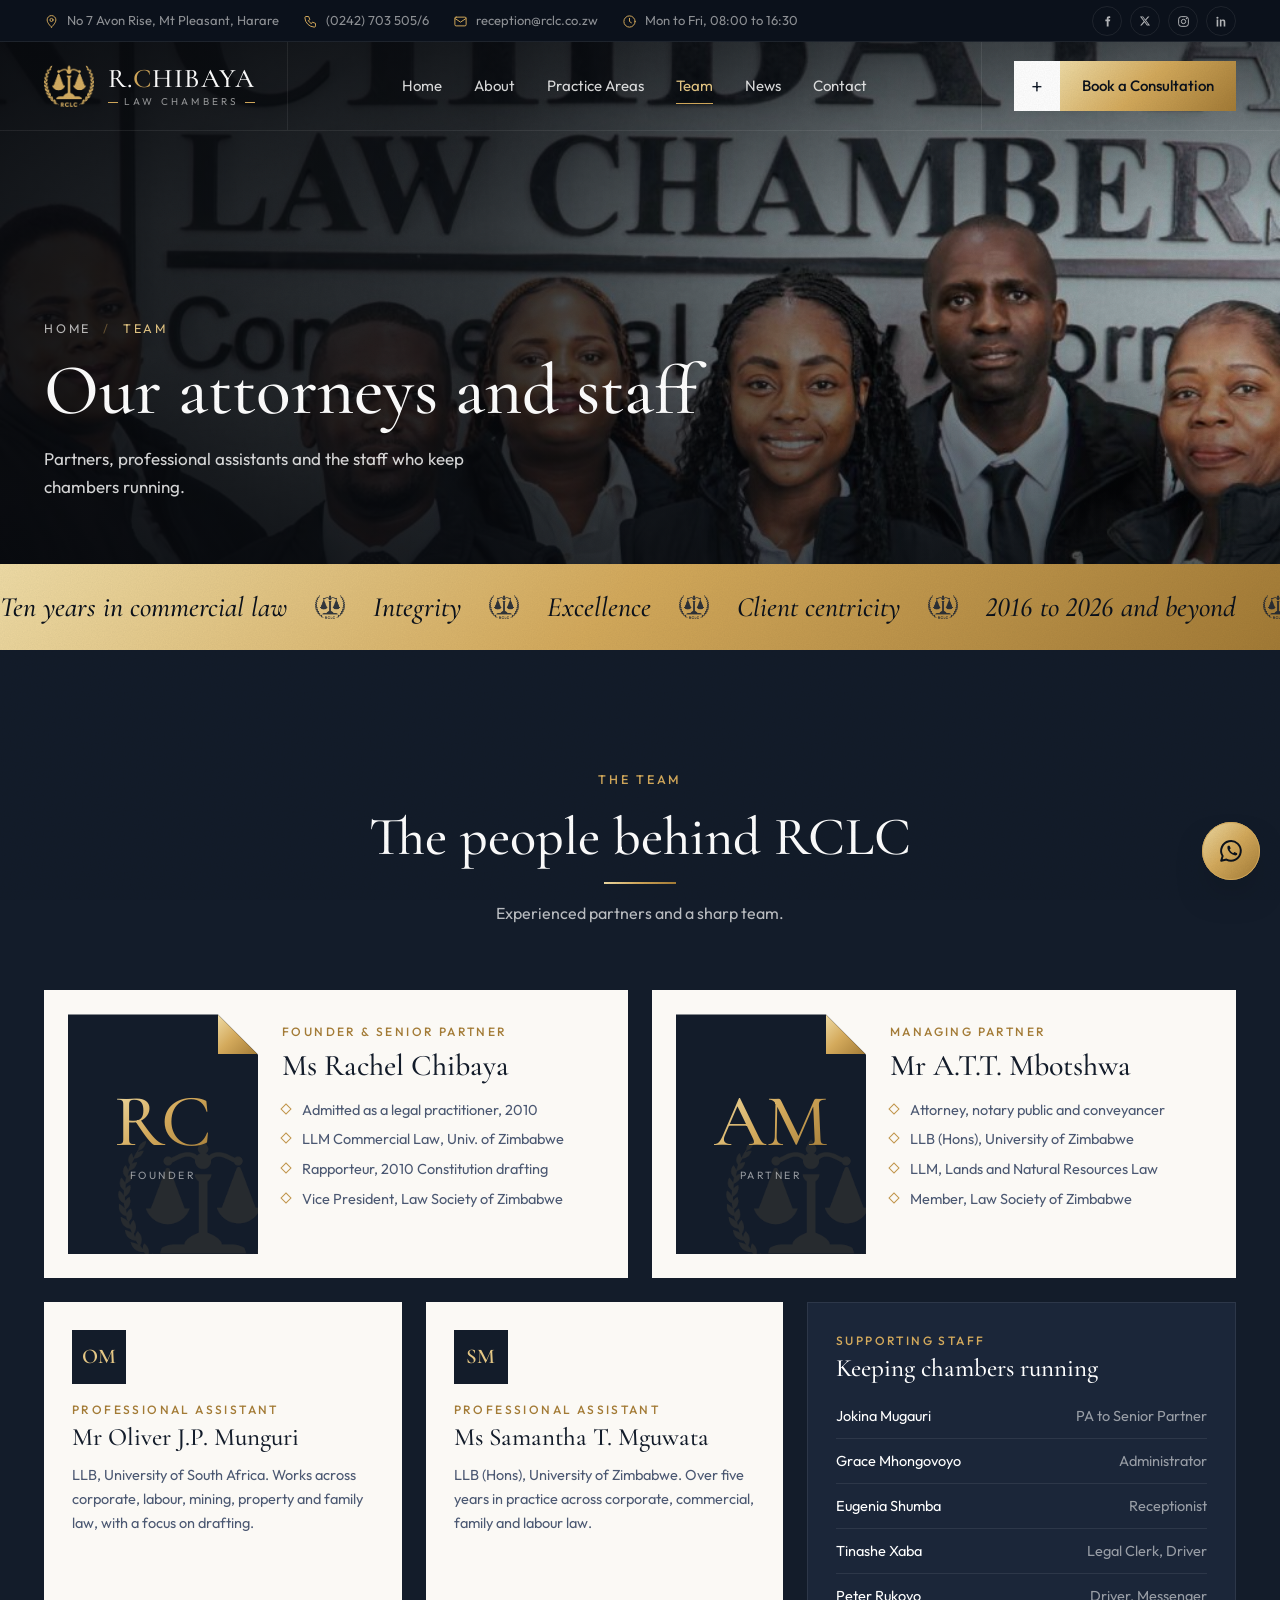
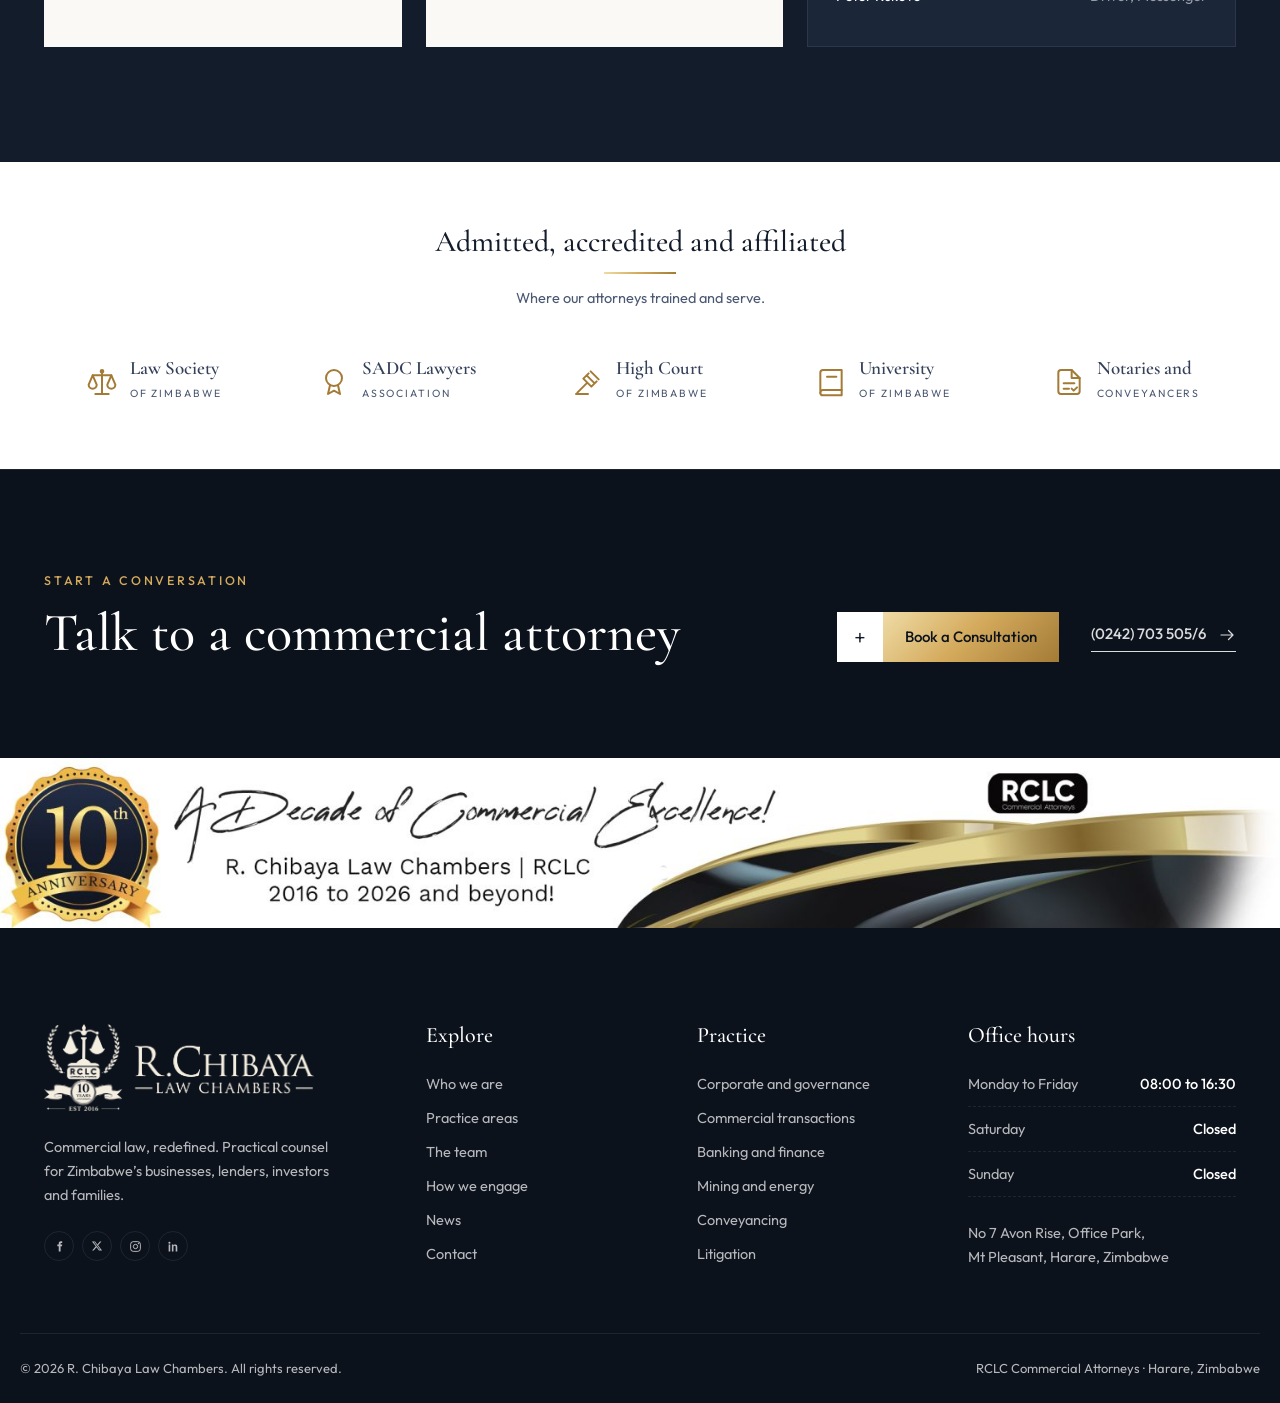
<file: team.html>
<!doctype html>
<html lang="en" class="no-js">
<head>
  <meta charset="utf-8">
  <meta name="viewport" content="width=device-width, initial-scale=1">
  <title>Our Team | R. Chibaya Law Chambers</title>
  <meta name="description" content="Meet the RCLC team: Founder and Senior Partner Rachel Chibaya, Managing Partner A.T.T. Mbotshwa and our professional staff.">
  <meta name="theme-color" content="#0c121c">
  <script>document.documentElement.classList.replace("no-js", "js");</script>
  <link rel="icon" type="image/png" href="assets/img/emblem-gold.png">
  <link rel="preload" href="assets/fonts/cormorant-garamond-500-normal.woff2" as="font" type="font/woff2" crossorigin>
  <link rel="preload" href="assets/fonts/outfit-300-600-normal.woff2" as="font" type="font/woff2" crossorigin>
  <link rel="stylesheet" href="css/fonts.css">
  <link rel="stylesheet" href="css/styles.css">
</head>
<body id="top">

<!-- icon set: hand-drawn inline SVG, owned by the site -->
<svg width="0" height="0" style="position:absolute" aria-hidden="true">
  <defs>
    <symbol id="i-pin" viewBox="0 0 24 24" fill="none" stroke="currentColor" stroke-width="1.6" stroke-linecap="round" stroke-linejoin="round"><path d="M12 21s-7-6.1-7-11.5A7 7 0 0 1 19 9.5C19 14.9 12 21 12 21z"/><circle cx="12" cy="9.5" r="2.5"/></symbol>
    <symbol id="i-phone" viewBox="0 0 24 24" fill="none" stroke="currentColor" stroke-width="1.6" stroke-linecap="round" stroke-linejoin="round"><path d="M5 4h4l2 5-2.5 1.5a11 11 0 0 0 5 5L15 13l5 2v4a2 2 0 0 1-2 2A16 16 0 0 1 3 6a2 2 0 0 1 2-2"/></symbol>
    <symbol id="i-mail" viewBox="0 0 24 24" fill="none" stroke="currentColor" stroke-width="1.6" stroke-linecap="round" stroke-linejoin="round"><rect x="3" y="5" width="18" height="14" rx="2"/><path d="m3 7 9 6 9-6"/></symbol>
    <symbol id="i-clock" viewBox="0 0 24 24" fill="none" stroke="currentColor" stroke-width="1.6" stroke-linecap="round" stroke-linejoin="round"><circle cx="12" cy="12" r="9"/><path d="M12 7v5l3 2"/></symbol>
    <symbol id="i-arrow" viewBox="0 0 24 24" fill="none" stroke="currentColor" stroke-width="1.6" stroke-linecap="round" stroke-linejoin="round"><path d="M4 12h16M14 6l6 6-6 6"/></symbol>
    <symbol id="i-up-right" viewBox="0 0 24 24" fill="none" stroke="currentColor" stroke-width="1.6" stroke-linecap="round" stroke-linejoin="round"><path d="M7 17 17 7M8 7h9v9"/></symbol>
    <symbol id="i-check" viewBox="0 0 24 24" fill="none" stroke="currentColor" stroke-width="2" stroke-linecap="round" stroke-linejoin="round"><path d="m5 12.5 4.5 4.5L19 7.5"/></symbol>
    <symbol id="i-lock" viewBox="0 0 24 24" fill="none" stroke="currentColor" stroke-width="1.6" stroke-linecap="round" stroke-linejoin="round"><rect x="5" y="11" width="14" height="10" rx="2"/><path d="M8 11V8a4 4 0 0 1 8 0v3"/></symbol>
    <symbol id="i-scales" viewBox="0 0 24 24" fill="none" stroke="currentColor" stroke-width="1.5" stroke-linecap="round" stroke-linejoin="round"><path d="M12 3v18M7 21h10M5 7h14M12 5a1 1 0 1 0 0-2 1 1 0 0 0 0 2"/><path d="m5 7-3 7a3 3 0 0 0 6 0zM19 7l-3 7a3 3 0 0 0 6 0z"/></symbol>
    <symbol id="i-building" viewBox="0 0 24 24" fill="none" stroke="currentColor" stroke-width="1.5" stroke-linecap="round" stroke-linejoin="round"><path d="M3 21h18M5 21V5l8-2v18M13 8h6v13"/><path d="M8 8h2M8 12h2M8 16h2"/></symbol>
    <symbol id="i-contract" viewBox="0 0 24 24" fill="none" stroke="currentColor" stroke-width="1.5" stroke-linecap="round" stroke-linejoin="round"><path d="M14 3H6a2 2 0 0 0-2 2v14a2 2 0 0 0 2 2h12a2 2 0 0 0 2-2V9z"/><path d="M14 3v6h6M8 13h8M8 17h4"/><path d="m14 17 1.5 1.5L18 16"/></symbol>
    <symbol id="i-bank" viewBox="0 0 24 24" fill="none" stroke="currentColor" stroke-width="1.5" stroke-linecap="round" stroke-linejoin="round"><path d="m3 9 9-5 9 5M4 10h16M5 10v8M9.5 10v8M14.5 10v8M19 10v8M3 21h18M4 18h16"/></symbol>
    <symbol id="i-mine" viewBox="0 0 24 24" fill="none" stroke="currentColor" stroke-width="1.5" stroke-linecap="round" stroke-linejoin="round"><path d="M2 20 9 9l4 6 3-4 6 9z"/><path d="M14 3c3 0 5 1.5 6 3M15.5 3 12 9"/></symbol>
    <symbol id="i-key" viewBox="0 0 24 24" fill="none" stroke="currentColor" stroke-width="1.5" stroke-linecap="round" stroke-linejoin="round"><path d="M3 11 12 4l9 7"/><path d="M5 10v10h6"/><circle cx="16" cy="16" r="2.5"/><path d="M18 17.5 21 20.5M19.5 19l1-1"/></symbol>
    <symbol id="i-crane" viewBox="0 0 24 24" fill="none" stroke="currentColor" stroke-width="1.5" stroke-linecap="round" stroke-linejoin="round"><path d="M6 21V4l-3 3M6 4h15M6 4l5 5M17 4v5M15 9h4v3h-4zM3 21h8"/></symbol>
    <symbol id="i-hardhat" viewBox="0 0 24 24" fill="none" stroke="currentColor" stroke-width="1.5" stroke-linecap="round" stroke-linejoin="round"><path d="M2 17h20v2H2zM4 17a8 8 0 0 1 16 0"/><path d="M10 9V6h4v3"/></symbol>
    <symbol id="i-family" viewBox="0 0 24 24" fill="none" stroke="currentColor" stroke-width="1.5" stroke-linecap="round" stroke-linejoin="round"><circle cx="8" cy="6" r="2.5"/><circle cx="16" cy="6" r="2.5"/><circle cx="12" cy="13" r="2"/><path d="M3 21v-5a5 5 0 0 1 5-5M21 21v-5a5 5 0 0 0-5-5M9 21v-2a3 3 0 0 1 6 0v2"/></symbol>
    <symbol id="i-gavel" viewBox="0 0 24 24" fill="none" stroke="currentColor" stroke-width="1.5" stroke-linecap="round" stroke-linejoin="round"><path d="m14 4 6 6M11 7l6 6M12.5 5.5l-4 4 6 6 4-4M11.5 12.5 4 20M3 21h9"/></symbol>
    <symbol id="i-briefcase" viewBox="0 0 24 24" fill="none" stroke="currentColor" stroke-width="1.5" stroke-linecap="round" stroke-linejoin="round"><rect x="3" y="7" width="18" height="13" rx="2"/><path d="M9 7V5a2 2 0 0 1 2-2h2a2 2 0 0 1 2 2v2M3 13h18"/></symbol>
    <symbol id="i-award" viewBox="0 0 24 24" fill="none" stroke="currentColor" stroke-width="1.5" stroke-linecap="round" stroke-linejoin="round"><circle cx="12" cy="9" r="6"/><path d="m9 14.5-1.5 6.5 4.5-2.5 4.5 2.5-1.5-6.5"/></symbol>
    <symbol id="i-book" viewBox="0 0 24 24" fill="none" stroke="currentColor" stroke-width="1.5" stroke-linecap="round" stroke-linejoin="round"><path d="M4 5a2 2 0 0 1 2-2h14v15H6a2 2 0 0 0-2 2z"/><path d="M4 20a2 2 0 0 0 2 2h14v-4M9 8h7"/></symbol>
    <symbol id="i-chat" viewBox="0 0 24 24" fill="none" stroke="currentColor" stroke-width="1.5" stroke-linecap="round" stroke-linejoin="round"><path d="M21 12a8 8 0 0 1-11.6 7.1L4 20l1-4.6A8 8 0 1 1 21 12z"/><path d="M8.5 12h.01M12 12h.01M15.5 12h.01"/></symbol>
    <symbol id="i-shield" viewBox="0 0 24 24" fill="none" stroke="currentColor" stroke-width="1.5" stroke-linecap="round" stroke-linejoin="round"><path d="M12 3 4 6v6c0 5 3.5 8 8 9 4.5-1 8-4 8-9V6z"/><path d="m9 12 2 2 4-4"/></symbol>
    <symbol id="i-wa" viewBox="0 0 24 24"><path d="M3.6 20.4l1.25-4.1A8.4 8.4 0 1 1 8.1 19.3z" fill="none" stroke="currentColor" stroke-width="1.7" stroke-linejoin="round"/><path d="M9.1 7.9c.2-.4.5-.5.8-.5h.5c.2 0 .4.1.5.4l.7 1.6c.1.2 0 .5-.1.6l-.5.6c-.1.1-.1.3 0 .5.6 1.1 1.5 2 2.6 2.6.2.1.4.1.5 0l.6-.6c.2-.2.4-.2.6-.1l1.6.7c.3.1.4.3.4.5v.5c0 .3-.1.6-.5.8-.6.3-1.7.5-3.5-.4a9 9 0 0 1-3.8-3.8c-.8-1.7-.6-2.8-.4-3.4z" fill="currentColor"/></symbol>
    <symbol id="i-fb" viewBox="0 0 24 24" fill="currentColor"><path d="M14 8.5V6.8c0-.8.2-1.3 1.4-1.3H17V2.6c-.3 0-1.3-.1-2.4-.1-2.4 0-4 1.4-4 4.1v1.9H8v3.2h2.6V21H14v-9.3h2.6l.4-3.2z"/></symbol>
    <symbol id="i-x" viewBox="0 0 24 24" fill="currentColor"><path d="M17.8 3h3.1l-6.8 7.7 8 10.3h-6.2l-4.9-6.3L5.4 21H2.3l7.2-8.3L1.8 3h6.4l4.4 5.8zm-1.1 16.2h1.7L7.4 4.7H5.5z"/></symbol>
    <symbol id="i-ig" viewBox="0 0 24 24" fill="none" stroke="currentColor" stroke-width="1.8"><rect x="3" y="3" width="18" height="18" rx="5"/><circle cx="12" cy="12" r="4"/><circle cx="17.5" cy="6.5" r=".6" fill="currentColor"/></symbol>
    <symbol id="i-in" viewBox="0 0 24 24" fill="currentColor"><path d="M4.5 3a2 2 0 1 1 0 4 2 2 0 0 1 0-4zM3 8.5h3V21H3zM9 8.5h2.9v1.7h.1c.4-.8 1.4-1.9 3.4-1.9 3.1 0 3.6 2 3.6 4.7V21h-3v-7c0-1.6 0-3.3-2-3.3s-2.1 1.5-2.1 3.2V21H9z"/></symbol>
  </defs>
</svg>

<div class="topbar">
  <div class="container">
    <div class="topbar-info">
      <span><svg width="15" height="15" aria-hidden="true"><use href="#i-pin"/></svg>No 7 Avon Rise, Mt Pleasant, Harare</span>
      <a href="tel:+263242703505"><svg width="15" height="15" aria-hidden="true"><use href="#i-phone"/></svg>(0242) 703 505/6</a>
      <a href="mailto:reception@rclc.co.zw" class="hide-md"><svg width="15" height="15" aria-hidden="true"><use href="#i-mail"/></svg>reception@rclc.co.zw</a>
      <span class="hide-lg"><svg width="15" height="15" aria-hidden="true"><use href="#i-clock"/></svg>Mon to Fri, 08:00 to 16:30</span>
    </div>
    <div class="socials">
      <a href="https://www.facebook.com/RChibayaLawC" target="_blank" rel="noopener" aria-label="Facebook"><svg width="13" height="13" aria-hidden="true"><use href="#i-fb"/></svg></a>
      <a href="https://twitter.com/RChibayaLawFirm" target="_blank" rel="noopener" aria-label="X (Twitter)"><svg width="12" height="12" aria-hidden="true"><use href="#i-x"/></svg></a>
      <a href="https://www.instagram.com/lawfirmzim/" target="_blank" rel="noopener" aria-label="Instagram"><svg width="13" height="13" aria-hidden="true"><use href="#i-ig"/></svg></a>
      <a href="https://www.linkedin.com/company/r-chibaya-law-chambers/" target="_blank" rel="noopener" aria-label="LinkedIn"><svg width="13" height="13" aria-hidden="true"><use href="#i-in"/></svg></a>
    </div>
  </div>
</div>

<header class="site-header" id="header">
  <div class="container header-grid">
    <a href="index.html" class="brand" aria-label="R. Chibaya Law Chambers, home">
      <img src="assets/img/emblem-gold.png" alt="" width="450" height="372">
      <span class="brand-text"><strong>R.<span>C</span>HIBAYA</strong><small>LAW CHAMBERS</small></span>
    </a>
    <nav class="main-nav" id="nav" aria-label="Main">
      <a href="index.html">Home</a>
      <a href="about.html">About</a>
      <a href="practice-areas.html">Practice Areas</a>
      <a href="team.html" class="active" aria-current="page">Team</a>
      <a href="news.html">News</a>
      <a href="contact.html">Contact</a>
      <div class="nav-extra">
        <a href="tel:+263242703505"><svg width="16" height="16" aria-hidden="true"><use href="#i-phone"/></svg>(0242) 703 505/6</a>
        <a href="mailto:reception@rclc.co.zw"><svg width="16" height="16" aria-hidden="true"><use href="#i-mail"/></svg>reception@rclc.co.zw</a>
        <a href="contact.html#enquiry" class="btn"><span class="btn-icon" aria-hidden="true">+</span><span class="btn-label">Book a Consultation</span></a>
      </div>
    </nav>
    <div class="header-cta">
      <a href="contact.html#enquiry" class="btn"><span class="btn-icon" aria-hidden="true">+</span><span class="btn-label">Book a Consultation</span></a>
    </div>
    <button class="nav-toggle" type="button" aria-label="Open menu" aria-expanded="false" aria-controls="nav"><span></span></button>
  </div>
</header>

<main>
<section class="page-hero" aria-labelledby="page-title">
  <div class="page-hero-media" aria-hidden="true"><img src="assets/img/team-reception.jpg" alt="" width="1000" height="900" fetchpriority="high" style="object-position: center 30%"></div>
  <div class="container">
    <nav class="crumbs reveal" aria-label="Breadcrumb"><a href="index.html">Home</a><span aria-hidden="true">/</span><span aria-current="page">Team</span></nav>
    <h1 class="reveal" id="page-title">Our attorneys and staff</h1>
    <p class="reveal">Partners, professional assistants and the staff who keep chambers running.</p>
  </div>
</section>
<div class="ribbon" aria-hidden="true">
  <div class="ribbon-track">
    <span>Ten years in commercial law <img src="assets/img/emblem-navy.png" alt="" width="450" height="372"> Integrity <img src="assets/img/emblem-navy.png" alt="" width="450" height="372"> Excellence <img src="assets/img/emblem-navy.png" alt="" width="450" height="372"> Client centricity <img src="assets/img/emblem-navy.png" alt="" width="450" height="372"> 2016 to 2026 and beyond <img src="assets/img/emblem-navy.png" alt="" width="450" height="372"></span>
    <span>Ten years in commercial law <img src="assets/img/emblem-navy.png" alt="" width="450" height="372"> Integrity <img src="assets/img/emblem-navy.png" alt="" width="450" height="372"> Excellence <img src="assets/img/emblem-navy.png" alt="" width="450" height="372"> Client centricity <img src="assets/img/emblem-navy.png" alt="" width="450" height="372"> 2016 to 2026 and beyond <img src="assets/img/emblem-navy.png" alt="" width="450" height="372"></span>
  </div>
</div>
<section class="team ground-dark" id="team">
  <div class="container">
    <div class="section-head">
      <span class="eyebrow reveal">The team</span>
      <h2 class="reveal">The people behind RCLC</h2>
      <div class="rule reveal"></div>
      <p class="reveal">Experienced partners and a sharp team.</p>
    </div>

    <div class="leaders">
      <article class="leader reveal">
        <div class="monogram" aria-hidden="true"><b>RC</b><small>Founder</small></div>
        <div class="leader-body">
          <span class="role">Founder &amp; Senior Partner</span>
          <h3>Ms Rachel Chibaya</h3>
          <ul>
            <li>Admitted as a legal practitioner, 2010</li>
            <li>LLM Commercial Law, Univ. of Zimbabwe</li>
            <li>Rapporteur, 2010 Constitution drafting</li>
            <li>Vice President, Law Society of Zimbabwe</li>
          </ul>
        </div>
      </article>
      <article class="leader reveal">
        <div class="monogram" aria-hidden="true"><b>AM</b><small>Partner</small></div>
        <div class="leader-body">
          <span class="role">Managing Partner</span>
          <h3>Mr A.T.T. Mbotshwa</h3>
          <ul>
            <li>Attorney, notary public and conveyancer</li>
            <li>LLB (Hons), University of Zimbabwe</li>
            <li>LLM, Lands and Natural Resources Law</li>
            <li>Member, Law Society of Zimbabwe</li>
          </ul>
        </div>
      </article>
    </div>

    <div class="assoc">
      <article class="assoc-card reveal">
        <span class="mini" aria-hidden="true">OM</span>
        <span class="role">Professional Assistant</span>
        <h3>Mr Oliver J.P. Munguri</h3>
        <p>LLB, University of South Africa. Works across corporate, labour, mining, property and family law, with a focus on drafting.</p>
      </article>
      <article class="assoc-card reveal">
        <span class="mini" aria-hidden="true">SM</span>
        <span class="role">Professional Assistant</span>
        <h3>Ms Samantha T. Mguwata</h3>
        <p>LLB (Hons), University of Zimbabwe. Over five years in practice across corporate, commercial, family and labour law.</p>
      </article>
      <article class="assoc-card support reveal">
        <span class="role">Supporting staff</span>
        <h3>Keeping chambers running</h3>
        <ul>
          <li>Jokina Mugauri <span>PA to Senior Partner</span></li>
          <li>Grace Mhongovoyo <span>Administrator</span></li>
          <li>Eugenia Shumba <span>Receptionist</span></li>
          <li>Tinashe Xaba <span>Legal Clerk, Driver</span></li>
          <li>Peter Rukovo <span>Driver, Messenger</span></li>
        </ul>
      </article>
    </div>
  </div>
</section>
<section class="creds" id="credentials" aria-labelledby="creds-t">
  <div class="container">
    <h2 class="reveal" id="creds-t">Admitted, accredited and affiliated</h2>
    <div class="rule reveal"></div>
    <p class="sub reveal">Where our attorneys trained and serve.</p>
    <div class="creds-row">
      <div class="cred reveal"><svg width="32" height="32" aria-hidden="true"><use href="#i-scales"/></svg><div><b>Law Society</b><small>of Zimbabwe</small></div></div>
      <div class="cred reveal"><svg width="32" height="32" aria-hidden="true"><use href="#i-award"/></svg><div><b>SADC Lawyers</b><small>Association</small></div></div>
      <div class="cred reveal"><svg width="32" height="32" aria-hidden="true"><use href="#i-gavel"/></svg><div><b>High Court</b><small>of Zimbabwe</small></div></div>
      <div class="cred reveal"><svg width="32" height="32" aria-hidden="true"><use href="#i-book"/></svg><div><b>University</b><small>of Zimbabwe</small></div></div>
      <div class="cred reveal"><svg width="32" height="32" aria-hidden="true"><use href="#i-contract"/></svg><div><b>Notaries and</b><small>Conveyancers</small></div></div>
    </div>
  </div>
</section>
<section class="cta-band ground-dark">
  <div class="container cta-grid">
    <div>
      <span class="eyebrow reveal">Start a conversation</span>
      <h2 class="reveal">Talk to a commercial attorney</h2>
    </div>
    <div class="cta-actions reveal">
      <a href="contact.html#enquiry" class="btn"><span class="btn-icon" aria-hidden="true">+</span><span class="btn-label">Book a Consultation</span></a>
      <a href="tel:+263242703505" class="link-arrow">(0242) 703 505/6 <svg width="18" height="18" aria-hidden="true"><use href="#i-arrow"/></svg></a>
    </div>
  </div>
</section>
</main>

<div class="anniv"><img src="assets/img/anniversary-banner.jpg" alt="A decade of commercial excellence. R. Chibaya Law Chambers, 2016 to 2026 and beyond." loading="lazy" width="1536" height="204"></div>
<footer class="site-footer">
  <div class="container footer-grid">
    <div class="footer-brand">
      <img src="assets/img/logo-10th-white.png" alt="R. Chibaya Law Chambers, RCLC Commercial Attorneys, 10 years, established 2016" loading="lazy" width="1135" height="366">
      <p>Commercial law, redefined. Practical counsel for Zimbabwe’s businesses, lenders, investors and families.</p>
      <div class="socials">
        <a href="https://www.facebook.com/RChibayaLawC" target="_blank" rel="noopener" aria-label="Facebook"><svg width="13" height="13" aria-hidden="true"><use href="#i-fb"/></svg></a>
        <a href="https://twitter.com/RChibayaLawFirm" target="_blank" rel="noopener" aria-label="X (Twitter)"><svg width="12" height="12" aria-hidden="true"><use href="#i-x"/></svg></a>
        <a href="https://www.instagram.com/lawfirmzim/" target="_blank" rel="noopener" aria-label="Instagram"><svg width="13" height="13" aria-hidden="true"><use href="#i-ig"/></svg></a>
        <a href="https://www.linkedin.com/company/r-chibaya-law-chambers/" target="_blank" rel="noopener" aria-label="LinkedIn"><svg width="13" height="13" aria-hidden="true"><use href="#i-in"/></svg></a>
      </div>
    </div>
    <div>
      <h4>Explore</h4>
      <ul>
        <li><a href="about.html">Who we are</a></li>
        <li><a href="practice-areas.html">Practice areas</a></li>
        <li><a href="team.html">The team</a></li>
        <li><a href="practice-areas.html#engage">How we engage</a></li>
        <li><a href="news.html">News</a></li>
        <li><a href="contact.html">Contact</a></li>
      </ul>
    </div>
    <div>
      <h4>Practice</h4>
      <ul>
        <li><a href="practice-areas.html#pa-1" data-pa="0">Corporate and governance</a></li>
        <li><a href="practice-areas.html#pa-2" data-pa="1">Commercial transactions</a></li>
        <li><a href="practice-areas.html#pa-3" data-pa="2">Banking and finance</a></li>
        <li><a href="practice-areas.html#pa-4" data-pa="3">Mining and energy</a></li>
        <li><a href="practice-areas.html#pa-5" data-pa="4">Conveyancing</a></li>
        <li><a href="practice-areas.html#pa-9" data-pa="8">Litigation</a></li>
      </ul>
    </div>
    <div>
      <h4>Office hours</h4>
      <ul class="hours">
        <li>Monday to Friday <b>08:00 to 16:30</b></li>
        <li>Saturday <b>Closed</b></li>
        <li>Sunday <b>Closed</b></li>
      </ul>
      <p class="footer-addr">No 7 Avon Rise, Office Park,<br>Mt Pleasant, Harare, Zimbabwe</p>
    </div>
  </div>
  <div class="container footer-bottom">
    <span>© <span id="year">2026</span> R. Chibaya Law Chambers. All rights reserved.</span>
    <span>RCLC Commercial Attorneys · Harare, Zimbabwe</span>
  </div>
</footer>

<a href="https://wa.me/263242703505?text=Hello%20RCLC%2C%20I%20would%20like%20to%20make%20an%20enquiry." class="wa" target="_blank" rel="noopener" aria-label="Chat with RCLC on WhatsApp">
  <span class="wa-label" aria-hidden="true">Chat with us</span>
  <span class="wa-btn"><svg width="28" height="28" aria-hidden="true"><use href="#i-wa"/></svg></span>
</a>
<a href="#top" class="to-top" id="toTop" aria-label="Back to top"><svg width="20" height="20" style="transform:rotate(-90deg)" aria-hidden="true"><use href="#i-arrow"/></svg></a>

<script src="js/main.js" defer></script>
</body>
</html>
</file>
<file: css/fonts.css>
/* Self-hosted fonts.
   Cormorant Garamond, Outfit and Mrs Saint Delafield are licensed under the
   SIL Open Font License 1.1, see assets/fonts/LICENSE.txt.
   Cormorant and Outfit are Latin-subset woff2 (no Reserved Font Names). */
@font-face {
  font-family: "Cormorant Garamond";
  font-style: normal;
  font-weight: 500 600;
  font-display: swap;
  src: url(../assets/fonts/cormorant-garamond-500-normal.woff2) format("woff2");
  unicode-range: U+0000-00FF, U+0131, U+0152-0153, U+02BB-02BC, U+02C6, U+02DA, U+02DC, U+0304, U+0308, U+0329, U+2000-206F, U+20AC, U+2122, U+2191, U+2193, U+2212, U+2215, U+FEFF, U+FFFD;
}
@font-face {
  font-family: "Cormorant Garamond";
  font-style: italic;
  font-weight: 500;
  font-display: swap;
  src: url(../assets/fonts/cormorant-garamond-500-italic.woff2) format("woff2");
  unicode-range: U+0000-00FF, U+0131, U+0152-0153, U+02BB-02BC, U+02C6, U+02DA, U+02DC, U+0304, U+0308, U+0329, U+2000-206F, U+20AC, U+2122, U+2191, U+2193, U+2212, U+2215, U+FEFF, U+FFFD;
}
@font-face {
  font-family: "Outfit";
  font-style: normal;
  font-weight: 300 600;
  font-display: swap;
  src: url(../assets/fonts/outfit-300-600-normal.woff2) format("woff2");
  unicode-range: U+0000-00FF, U+0131, U+0152-0153, U+02BB-02BC, U+02C6, U+02DA, U+02DC, U+0304, U+0308, U+0329, U+2000-206F, U+20AC, U+2122, U+2191, U+2193, U+2212, U+2215, U+FEFF, U+FFFD;
}
@font-face {
  font-family: "Mrs Saint Delafield";
  font-style: normal;
  font-weight: 400;
  font-display: swap;
  /* Unmodified original: this family has a Reserved Font Name, so it is not subset. */
  src: url(../assets/fonts/MrsSaintDelafield-Regular.ttf) format("truetype");
}
</file>
<file: css/styles.css>
/* ==========================================================================
   R. Chibaya Law Chambers · RCLC Commercial Attorneys
   Every value lives in a token. Motion uses transform and opacity only.
   ========================================================================== */

:root {
  /* ---- navy ramp (ground for dark sections, ink for light ones) ---- */
  --navy-50:  #eef1f6;
  --navy-100: #dde3ec;
  --navy-300: #8f9cb2;
  --navy-400: #67758f;
  --navy-500: #4b5872;
  --navy-600: #344159;
  --navy-700: #26324a;
  --navy-800: #1b2639;
  --navy-850: #172133;
  --navy-900: #131c2a;
  --navy-950: #0c121c;

  /* ---- gold ramp, sampled from the 10th anniversary badge ---- */
  --gold-100: #f6ebcc;
  --gold-200: #efdca6;
  --gold-300: #e5c785;
  --gold-400: #d4aa5c;
  --gold-500: #c0954a;
  --gold-600: #a37b36;
  --gold-700: #7e5d24;

  /* ---- warm stone ramp (light grounds) ---- */
  --stone-0:   #ffffff;
  --stone-50:  #fbf9f5;
  --stone-100: #f5f0e6;
  --stone-200: #e8e0d0;
  --stone-300: #d8ccb6;

  /* ---- pastel accents for the values cards ---- */
  --sage-100: #e3eddc;  --sage-300: #c4dbb8;  --sage-600: #4f8a6d;
  --lav-100:  #e7e2f0;  --lav-300:  #cfc4ea;  --lav-600:  #8669c4;
  --peach-100:#f8e5d6;  --peach-300:#f2c3a2;  --peach-600:#d9784a;
  --butter-100:#f7f0d2; --butter-300:#efdc8f; --butter-600:#c9a32a;
  --danger: #b5462e;

  /* ---- alpha tokens ---- */
  --on-dark-100: rgba(255, 255, 255, 1);
  --on-dark-85:  rgba(255, 255, 255, .85);
  --on-dark-70:  rgba(255, 255, 255, .7);
  --on-dark-55:  rgba(255, 255, 255, .55);
  --on-dark-14:  rgba(255, 255, 255, .14);
  --on-dark-08:  rgba(255, 255, 255, .08);
  --on-dark-04:  rgba(255, 255, 255, .04);
  --on-light-75: rgba(255, 255, 255, .75);
  --gold-a12: rgba(212, 170, 92, .12);
  --gold-a40: rgba(212, 170, 92, .4);
  --header-glass: rgba(12, 18, 28, .93);
  --scrim-rgb: 8, 10, 14;            /* neutral, never a brand tint */
  --shadow-lg: 0 34px 60px -38px rgba(var(--scrim-rgb), .55);
  --shadow-md: 0 18px 40px -18px rgba(var(--scrim-rgb), .6);

  /* ---- semantic ---- */
  --ink: var(--navy-900);
  --ink-muted: var(--navy-500);
  --line: var(--stone-200);
  --line-dark: var(--on-dark-08);
  --gold-grad: linear-gradient(135deg, var(--gold-200) 0%, var(--gold-400) 48%, var(--gold-600) 100%);
  --ambient-mask: linear-gradient(to bottom, transparent 34%, #000 70%);   /* black shows, transparent hides */
  --cover-fade: linear-gradient(to bottom, #000 76%, transparent 100%);
  --ambient-strength: .35;
  --ambient-strength-light: .3;   /* light cards show the tint more readily */   /* .25 in the recipe; nudged up because the card ground is near-black */

  /* ---- type: one job per family ---- */
  --font-display: "Cormorant Garamond", "Times New Roman", serif;       /* headings, numerals */
  --font-ui: "Outfit", system-ui, -apple-system, "Segoe UI", sans-serif; /* body, labels, buttons */
  --font-sign: "Mrs Saint Delafield", cursive;                          /* the signature only */
  --fs-body: 16px;
  --fs-small: 14.5px;
  --fs-xs: 13px;
  --fs-eyebrow: 12.5px;
  --fs-h1: clamp(40px, min(5.4vw, 9svh), 78px);
  --fs-h2: clamp(34px, 4.4vw, 54px);
  --fs-h3: clamp(24px, 2.4vw, 30px);
  --lh-body: 1.65;
  --lh-tight: 1.08;
  --tracking-wide: .22em;

  /* ---- space ---- */
  --s-1: 4px; --s-2: 8px; --s-3: 12px; --s-4: 16px; --s-5: 24px;
  --s-6: 32px; --s-7: 48px; --s-8: 64px; --s-9: 96px;
  --section-y: clamp(84px, 9vw, 124px);
  --gutter: 24px;
  --container: 1240px;
  --topbar-h: 42px;
  --header-h: 88px;

  /* ---- shape: sharp corners are the system. Circles only where the control
          itself is round (social links, FAQ toggle, switch, back-to-top, badge).
          The folded brief (corner turned down, gold flap) is reserved for the
          partner monograms and the ten-years tile. ---- */
  --corner: 0;
  --round: 50%;
  --fold-md: 40px;

  /* ---- motion ---- */
  --ease: cubic-bezier(.22, 1, .36, 1);
  --dur-reveal: 700ms;
  --travel: 24px;
  --stagger: 85ms;
  --dur-hover: 350ms;
  --lift: -6px;
  --dur-state: 550ms;
}

/* ==========================================================================
   Base
   ========================================================================== */
*, *::before, *::after { box-sizing: border-box; }
html { scroll-behavior: smooth; -webkit-text-size-adjust: 100%; }
body {
  margin: 0;
  font-family: var(--font-ui);
  font-size: var(--fs-body);
  line-height: var(--lh-body);
  color: var(--ink);
  background: var(--stone-50);
  -webkit-font-smoothing: antialiased;
  overflow-x: clip;
}
/* texture just below the threshold of visibility */
body::after {
  content: ""; position: fixed; inset: 0; z-index: 90; pointer-events: none; opacity: .05;
  background-image: url("data:image/svg+xml,%3Csvg xmlns='http://www.w3.org/2000/svg' width='180' height='180'%3E%3Cfilter id='n'%3E%3CfeTurbulence type='fractalNoise' baseFrequency='.85' numOctaves='3' stitchTiles='stitch'/%3E%3CfeColorMatrix values='0 0 0 0 0 0 0 0 0 0 0 0 0 0 0 0 0 0 1 0'/%3E%3C/filter%3E%3Crect width='100%25' height='100%25' filter='url(%23n)'/%3E%3C/svg%3E");
}
img { max-width: 100%; height: auto; display: block; }
a { color: inherit; text-decoration: none; }
button { font: inherit; color: inherit; cursor: pointer; }
h1, h2, h3, h4 { font-family: var(--font-display); font-weight: 500; line-height: var(--lh-tight); margin: 0; font-variant-numeric: lining-nums; text-wrap: balance; }
p { margin: 0; text-wrap: pretty; }
ul { margin: 0; padding: 0; list-style: none; }
:focus-visible { outline: 2px solid var(--gold-400); outline-offset: 3px; }

.container { width: 100%; max-width: var(--container); margin-inline: auto; padding-inline: var(--gutter); }
.num { font-family: var(--font-display); font-variant-numeric: lining-nums; }

.eyebrow {
  display: inline-flex; align-items: center; gap: var(--s-3);
  font-size: var(--fs-eyebrow); letter-spacing: var(--tracking-wide); text-transform: uppercase; font-weight: 500;
  color: var(--gold-600); white-space: nowrap;
}
.ground-dark .eyebrow { color: var(--gold-400); }
.rule { width: 72px; height: 2px; background: var(--gold-grad); }

.section-head { text-align: center; max-width: 620px; margin: 0 auto var(--s-8); }
.section-head h2 { font-size: var(--fs-h2); margin-top: var(--s-4); }
.section-head .rule { margin: var(--s-4) auto 0; }
.section-head p { margin: var(--s-4) auto 0; color: var(--ink-muted); }
.ground-dark { color: var(--on-dark-100); }
.ground-dark .section-head p { color: var(--on-dark-70); }

/* split button [ + | Label ], the reference's grammar */
.btn {
  display: inline-flex; align-items: stretch; border-radius: var(--corner); overflow: hidden;
  font-weight: 500; font-size: 15px; border: 0; padding: 0; background: none; white-space: nowrap;
  transition: transform var(--dur-hover) var(--ease), box-shadow var(--dur-hover) var(--ease);
}
.btn-icon {
  display: grid; place-items: center; width: 46px; background: var(--stone-0); color: var(--navy-900);
  font-size: 22px; font-weight: 300; transition: background-color var(--dur-hover) var(--ease), color var(--dur-hover) var(--ease);
}
.btn-label { display: flex; align-items: center; padding: 13px 22px; background: var(--gold-grad); color: var(--navy-950); }
.btn--ink .btn-icon { background: var(--navy-900); color: var(--gold-300); }
.btn--dark .btn-icon { background: var(--gold-400); color: var(--navy-950); }
.btn--dark .btn-label { background: var(--navy-900); color: var(--on-dark-100); }
.btn--sm .btn-icon { width: 38px; font-size: 18px; }
.btn--sm .btn-label { padding: 9px 16px; font-size: 14px; }

.link-arrow {
  display: inline-flex; align-items: center; gap: var(--s-3); font-weight: 500; font-size: 15px;
  padding-bottom: var(--s-1); border-bottom: 1.5px solid currentColor; white-space: nowrap;
}
.link-arrow svg { transition: transform var(--dur-hover) var(--ease); }

/* hover only where hover exists; touch devices get the full content without it */
@media (hover: hover) {
  .btn:hover { transform: translateY(-2px); box-shadow: 0 14px 30px -12px var(--gold-a40); }
  .btn:hover .btn-icon { background: var(--navy-900); color: var(--gold-300); }
  .btn--ink:hover .btn-icon, .btn--dark:hover .btn-icon { background: var(--gold-300); color: var(--navy-950); }
  .link-arrow:hover svg { transform: translateX(5px); }
}

/* reveals exist only when JS does; without JS everything is simply visible */
.js .reveal { opacity: 0; transform: translateY(var(--travel)); }
.js .reveal.is-in { opacity: 1; transform: none; }
.js .reveal.is-revealing {
  transition: opacity var(--dur-reveal) var(--ease), transform var(--dur-reveal) var(--ease) !important;
}

/* ==========================================================================
   Top bar and header
   ========================================================================== */
.topbar { height: var(--topbar-h); background: var(--navy-950); color: var(--on-dark-55); font-size: var(--fs-xs); box-shadow: inset 0 -1px 0 var(--line-dark); position: relative; z-index: 51; }
.topbar .container { display: flex; justify-content: space-between; align-items: center; gap: var(--s-5); height: var(--topbar-h); }
.topbar-info { display: flex; gap: var(--s-5); white-space: nowrap; }
.topbar-info span, .topbar-info a { display: inline-flex; align-items: center; gap: var(--s-2); }
.topbar-info svg { color: var(--gold-400); flex: none; }
.socials { display: flex; gap: var(--s-2); }
.socials a {
  width: 30px; height: 30px; display: grid; place-items: center; border-radius: var(--round);
  border: 1px solid var(--line-dark); color: var(--on-dark-70);
  transition: background-color var(--dur-hover), border-color var(--dur-hover), color var(--dur-hover);
}
@media (hover: hover) {
  .topbar-info a:hover { color: var(--gold-200); }
  .socials a:hover { background: var(--gold-400); border-color: var(--gold-400); color: var(--navy-950); }
}

.site-header {
  position: absolute; top: var(--topbar-h); left: 0; right: 0; z-index: 50;
  border-bottom: 1px solid var(--line-dark);
}
/* The glass lives on a pseudo-element: backdrop-filter or transform on the header itself
   would become the containing block for the fixed mobile drawer and shrink it. */
.site-header.is-stuck { position: fixed; top: 0; }
.site-header::before {
  content: ""; position: absolute; inset: 0; z-index: -3; pointer-events: none; opacity: 0;
  background: var(--header-glass); backdrop-filter: blur(14px); -webkit-backdrop-filter: blur(14px);
  box-shadow: var(--shadow-md); transition: opacity var(--dur-hover) var(--ease);
}
.site-header.is-stuck::before { opacity: 1; }
.header-grid { display: grid; grid-template-columns: auto 1fr auto; align-items: stretch; height: var(--header-h); }
.brand { display: flex; align-items: center; gap: 14px; padding-right: var(--s-6); border-right: 1px solid var(--line-dark); }
.brand img { width: 50px; height: auto; }
.brand-text { display: flex; flex-direction: column; line-height: 1; color: var(--on-dark-100); white-space: nowrap; }
.brand-text strong { font-family: var(--font-display); font-weight: 500; font-size: 27px; letter-spacing: .04em; }
.brand-text strong span { color: var(--gold-400); }
.brand-text small { margin-top: 5px; font-size: 10px; letter-spacing: .32em; color: var(--on-dark-55); display: flex; align-items: center; gap: 6px; }
.brand-text small::before, .brand-text small::after { content: ""; width: 10px; height: 1px; background: var(--gold-400); }

.main-nav { display: flex; justify-content: center; align-items: center; gap: var(--s-6); }
.main-nav a { position: relative; color: var(--on-dark-85); font-size: 15px; padding: 6px 0; white-space: nowrap; transition: color var(--dur-hover); }
.main-nav a::after {
  content: ""; position: absolute; left: 0; right: 0; bottom: 0; height: 1px; background: var(--gold-400);
  transform: scaleX(0); transform-origin: right; transition: transform var(--dur-hover) var(--ease);
}
.main-nav a.active { color: var(--gold-300); }
.main-nav a.active::after { transform: scaleX(1); transform-origin: left; }
@media (hover: hover) {
  .main-nav a:hover { color: var(--gold-300); }
  .main-nav a:hover::after { transform: scaleX(1); transform-origin: left; }
}
.header-cta { display: flex; align-items: center; padding-left: var(--s-6); border-left: 1px solid var(--line-dark); }
.nav-extra { display: none; }
.nav-toggle {
  display: none; width: 46px; height: 46px; border-radius: var(--corner); border: 1px solid var(--on-dark-14);
  background: transparent; color: var(--on-dark-100); align-self: center; position: relative;
}
.nav-toggle span, .nav-toggle span::before, .nav-toggle span::after {
  position: absolute; left: 50%; width: 20px; height: 1.5px; margin-left: -10px; background: currentColor;
  transition: transform var(--dur-hover) var(--ease), opacity var(--dur-hover);
}
.nav-toggle span { top: 50%; }
.nav-toggle span::before, .nav-toggle span::after { content: ""; left: 0; margin-left: 0; }
.nav-toggle span::before { transform: translateY(-6px); }
.nav-toggle span::after { transform: translateY(6px); }
.nav-open .nav-toggle span { background: transparent; }
.nav-open .nav-toggle span::before { transform: rotate(45deg); }
.nav-open .nav-toggle span::after { transform: rotate(-45deg); }
.nav-open, .nav-open body { overflow: hidden; }

/* ==========================================================================
   Hero: sized to the screen, height included
   ========================================================================== */
.hero {
  position: relative; isolation: isolate; overflow: hidden;
  height: calc(100svh - var(--topbar-h)); min-height: 560px;
  display: flex; align-items: center;
  padding: var(--header-h) 0 var(--s-6);
  background: var(--navy-950); color: var(--on-dark-100);
}
/* The film is mirrored and cropped at encode time so the chair, gavel and scales
   sit in the right half; the copy owns the dark panelling on the left. */
.hero-media {
  position: absolute; inset: 0; z-index: -2;
  background: var(--navy-950) url("../assets/video/hero-wide.jpg") right center / cover no-repeat;
}
.hero-video { display: block; width: 100%; height: 100%; object-fit: cover; object-position: right center; }
.hero::before {   /* scrims for contrast only: dense behind the copy, clear over the subject */
  content: ""; position: absolute; inset: 0; z-index: -1;
  background:
    linear-gradient(90deg, rgba(var(--scrim-rgb), .94) 0%, rgba(var(--scrim-rgb), .86) 28%, rgba(var(--scrim-rgb), .5) 44%, rgba(var(--scrim-rgb), .12) 62%, rgba(var(--scrim-rgb), 0) 80%),
    linear-gradient(180deg, rgba(var(--scrim-rgb), .55) 0%, transparent 22%),
    linear-gradient(0deg, rgba(var(--scrim-rgb), .7) 0%, transparent 24%);
}

.hero-grid { width: 100%; }
.hero-copy { max-width: 560px; }
.hero-copy .eyebrow { color: var(--gold-400); margin-bottom: clamp(14px, 2.6svh, 24px); }
.hero h1 { font-size: var(--fs-h1); line-height: 1.02; }
.hero h1 em { font-style: italic; color: var(--gold-300); }
.hero-sub {
  max-width: 400px; margin-top: clamp(18px, 3svh, 28px); padding-left: 18px; border-left: 1.5px solid var(--gold-400);
  color: var(--gold-200); font-size: 16.5px; line-height: 1.55;
}
.hero-actions { display: flex; align-items: center; gap: var(--s-6); margin-top: clamp(24px, 4.5svh, 44px); }
.hero-arrow { width: 110px; color: var(--on-dark-55); transform: translateY(-6px); }
.hero-arrow path { stroke-dasharray: 260; stroke-dashoffset: 260; animation: draw 1.8s .9s var(--ease) forwards; }
@keyframes draw { to { stroke-dashoffset: 0; } }
.hero-trust {
  display: flex; gap: var(--s-6);
  margin-top: clamp(24px, 5svh, 56px); padding-top: clamp(16px, 2.6svh, 24px); border-top: 1px solid var(--line-dark);
}
.hero-trust div { font-size: var(--fs-xs); color: var(--on-dark-55); line-height: 1.3; white-space: nowrap; }
.hero-trust strong { display: block; font-family: var(--font-display); font-variant-numeric: lining-nums; font-size: clamp(26px, 4svh, 34px); font-weight: 500; color: var(--on-dark-100); }
@keyframes spin { to { transform: rotate(360deg); } }

/* ==========================================================================
   Page header (inner pages): a shorter photographic band, copy low left
   ========================================================================== */
.page-hero {
  position: relative; isolation: isolate; overflow: hidden; display: flex; align-items: flex-end;
  min-height: clamp(400px, 58svh, 580px);
  padding: calc(var(--topbar-h) + var(--header-h) + var(--s-7)) 0 clamp(40px, 7svh, 72px);
  background: var(--navy-950); color: var(--on-dark-100);
}
.page-hero-media { position: absolute; inset: 0; z-index: -2; }
.page-hero-media img { width: 100%; height: 100%; object-fit: cover; }
.page-hero::before {   /* scrim for contrast only */
  content: ""; position: absolute; inset: 0; z-index: -1;
  background:
    linear-gradient(90deg, rgba(var(--scrim-rgb), .92) 0%, rgba(var(--scrim-rgb), .78) 38%, rgba(var(--scrim-rgb), .3) 72%, rgba(var(--scrim-rgb), .12) 100%),
    linear-gradient(180deg, rgba(var(--scrim-rgb), .6) 0%, transparent 35%),
    linear-gradient(0deg, rgba(var(--scrim-rgb), .55) 0%, transparent 40%);
}
.page-hero h1 { font-size: clamp(42px, 5.6vw, 72px); line-height: 1.04; max-width: 760px; margin-top: var(--s-4); }
.page-hero p { max-width: 520px; margin-top: var(--s-4); color: var(--on-dark-85); font-size: 17px; }
.crumbs { display: flex; align-items: center; gap: var(--s-3); font-size: var(--fs-eyebrow); letter-spacing: var(--tracking-wide); text-transform: uppercase; color: var(--gold-300); white-space: nowrap; }
.crumbs a { color: var(--on-dark-70); transition: color var(--dur-hover); }
.crumbs span[aria-hidden] { color: var(--gold-a40); }
@media (hover: hover) { .crumbs a:hover { color: var(--gold-200); } }

/* ==========================================================================
   Closing call to action (inner pages)
   ========================================================================== */
.cta-band { background: var(--navy-950); padding: clamp(64px, 8vw, 96px) 0; border-top: 1px solid var(--line-dark); }
.cta-grid { display: flex; justify-content: space-between; align-items: flex-end; gap: var(--s-6); flex-wrap: wrap; }
.cta-band h2 { font-size: var(--fs-h2); margin-top: var(--s-3); }
.cta-actions { display: flex; align-items: center; gap: var(--s-6); flex-wrap: wrap; }
.cta-actions .link-arrow { color: var(--on-dark-85); }
.faq.ground-alt { background: var(--stone-100); }

/* ==========================================================================
   About (light ground)
   ========================================================================== */
.about { background: var(--stone-50); padding: var(--section-y) 0; position: relative; overflow: hidden; }
.about::after {
  content: ""; position: absolute; right: -150px; top: 60px; width: 500px; height: 420px; pointer-events: none;
  background: url("../assets/img/emblem-navy.png") center / contain no-repeat; opacity: .04;
}
.about-grid { display: grid; grid-template-columns: 1fr 1fr; gap: clamp(48px, 7vw, 90px); align-items: center; }
.about-media { position: relative; isolation: isolate; }
.about-media::before {   /* hairline mount, offset like a framed print */
  content: ""; position: absolute; inset: 18px -18px -18px 18px; z-index: -1; border: 1px solid var(--gold-a40);
}
.about-media .frame { overflow: hidden; aspect-ratio: 1 / 1.12; position: relative; }
.about-media img { width: 100%; height: 100%; object-fit: cover; object-position: center 22%; transition: transform var(--dur-hover) var(--ease); }
.about-media .frame::after { content: ""; position: absolute; inset: 0; background: linear-gradient(0deg, rgba(var(--scrim-rgb), .85) 0%, transparent 45%); }
.about-media blockquote { position: absolute; left: 36px; right: 36px; bottom: 32px; z-index: 2; margin: 0; color: var(--on-dark-100); }
.about-media blockquote svg { color: var(--gold-400); margin-bottom: var(--s-2); }
.about-media blockquote p { font-family: var(--font-display); font-size: 23px; line-height: 1.25; }
.about-media blockquote cite { display: block; margin-top: var(--s-2); font-style: normal; font-size: var(--fs-xs); color: var(--gold-200); letter-spacing: .08em; }
.est-tag {
  position: absolute; top: 18%; right: -18px; z-index: 3; background: var(--gold-grad); color: var(--navy-950);
  padding: 10px 18px; border-radius: var(--corner); font-weight: 600; font-size: var(--fs-xs); letter-spacing: .2em; box-shadow: var(--shadow-md);
}
@media (hover: hover) { .about-media:hover img { transform: scale(1.03); } }

.about-copy h2 { font-size: var(--fs-h2); margin: var(--s-4) 0 var(--s-5); }
.about-copy h2 em { color: var(--gold-600); }
.about-copy .rule { margin-bottom: var(--s-5); }
.about-copy > p { color: var(--ink-muted); max-width: 520px; }
.about-copy > p + p { margin-top: var(--s-3); }
.mv { display: grid; grid-template-columns: 1fr 1fr; gap: var(--s-4); margin-top: var(--s-6); }
.mv div { padding: 20px 22px; border-radius: var(--corner); background: var(--stone-0); border: 1px solid var(--line); }
.mv h3 { font-family: var(--font-ui); font-size: 12px; letter-spacing: var(--tracking-wide); text-transform: uppercase; color: var(--gold-600); font-weight: 500; margin-bottom: var(--s-2); }
.mv p { font-size: var(--fs-small); color: var(--ink-muted); line-height: 1.55; }
.signature { display: flex; align-items: center; gap: var(--s-4); margin-top: var(--s-6); }
.signature .av { width: 58px; height: 58px; display: grid; place-items: center; background: var(--navy-900); }
.signature .av img { width: 34px; }
.signature .sig { font-family: var(--font-sign); font-size: 46px; line-height: 1; color: var(--gold-600); white-space: nowrap; }
.signature small { display: block; font-size: 12.5px; color: var(--ink-muted); letter-spacing: .06em; margin-top: var(--s-1); white-space: nowrap; }
.about-stats { display: grid; grid-template-columns: 1fr 1fr; gap: var(--s-4); margin-top: var(--s-6); }
.stat-card { display: flex; align-items: center; gap: var(--s-4); padding: 22px 24px; border-radius: var(--corner); white-space: nowrap; }
.stat-card--dark { background: var(--navy-900); color: var(--on-dark-100); }
.stat-card--dark svg { color: var(--gold-400); flex: none; }
.stat-card strong { font-size: 19px; font-weight: 500; line-height: 1.2; }
.stat-card--gold { background: var(--gold-grad); color: var(--navy-950); }
.stat-card--gold .num { background: var(--navy-900); color: var(--on-dark-100); font-size: 30px; font-weight: 600; padding: 4px 12px; border-radius: var(--corner); line-height: 1.1; }

/* ==========================================================================
   Practice areas
   Base: a grid of cards (mobile, and the no-JS fallback everywhere).
   Enhanced (JS + wide screens): a stage with vertical tabs, crossfaded.
   ========================================================================== */
.practice { background: var(--navy-950); padding: var(--section-y) 0; }
.practice-head { display: flex; justify-content: space-between; align-items: flex-end; gap: var(--s-7); margin-bottom: var(--s-7); }
.practice-head h2 { font-size: var(--fs-h2); margin-top: var(--s-4); max-width: 620px; }
.practice-head .rule { margin-top: var(--s-5); }
.practice-head p { max-width: 340px; color: var(--on-dark-70); font-size: 15px; }

.pa-tabs { display: none; }
.pa-stage { display: grid; grid-template-columns: repeat(auto-fill, minmax(300px, 1fr)); gap: var(--s-4); }
.pa { position: relative; isolation: isolate; border-radius: var(--corner); overflow: hidden; background: var(--navy-850); border: 1px solid var(--line-dark); display: flex; flex-direction: column; }
/* Ambient bleed: a blurred, saturated copy of the cover sits behind the whole card and
   fades in below the photo, so each card picks up its own image's colour. */
.pa-ambient {
  position: absolute; inset: 0; z-index: 0; width: 100%; height: 100%; object-fit: cover; pointer-events: none;
  transform: scale(1.25); filter: blur(40px) saturate(1.5); opacity: var(--ambient-strength);
  -webkit-mask-image: var(--ambient-mask); mask-image: var(--ambient-mask);
}
.pa-media { position: relative; z-index: 1; aspect-ratio: 16 / 9; overflow: hidden; }
.pa-media img { width: 100%; height: 100%; object-fit: cover; -webkit-mask-image: var(--cover-fade); mask-image: var(--cover-fade); }
.pa-info { position: relative; z-index: 1; margin-top: calc(var(--s-5) * -1); padding: var(--s-5); display: flex; flex-direction: column; flex: 1; }
.pa-num { font-family: var(--font-display); font-variant-numeric: lining-nums; font-size: 40px; line-height: 1; font-weight: 600; background: var(--gold-grad); -webkit-background-clip: text; background-clip: text; color: transparent; }
.pa-icon { display: none; }
.pa-info h3 { font-size: 26px; margin-top: var(--s-3); }
.pa-info p { margin-top: var(--s-3); color: var(--on-dark-70); font-size: 15px; }
.pa-tags { display: flex; flex-wrap: wrap; gap: var(--s-2); margin: var(--s-4) 0 0; }
.pa-tags span { font-size: 12.5px; padding: 5px 12px; border-radius: var(--corner); border: 1px solid var(--on-dark-14); color: var(--on-dark-85); white-space: nowrap; }
.pa-info .btn { margin-top: var(--s-5); align-self: flex-start; }

@media (min-width: 1025px) {
  .js .pa-wrap { display: flex; gap: var(--s-2); height: 500px; }
  .js .pa-stage { display: block; position: relative; flex: 1; border-radius: var(--corner); overflow: hidden; background: var(--navy-850); }
  .js .pa {
    position: absolute; inset: 0; border: 0; border-radius: 0; background: none;
    opacity: 0; visibility: hidden; transition: opacity var(--dur-state) var(--ease), visibility 0s var(--dur-state);
  }
  .js .pa.is-active { opacity: 1; visibility: visible; transition: opacity var(--dur-state) var(--ease); }
  .js .pa-ambient { display: none; }
  .js .pa-media { position: absolute; inset: 0; aspect-ratio: auto; }
  .js .pa-media img { -webkit-mask-image: none; mask-image: none; }
  .js .pa-media img { transform: scale(1.06); transition: transform 1.4s var(--ease); }
  .js .pa.is-active .pa-media img { transform: none; }
  .js .pa-media::after { /* scrim for legibility only */
    content: ""; position: absolute; inset: 0;
    background: linear-gradient(90deg, rgba(var(--scrim-rgb), .92) 0%, rgba(var(--scrim-rgb), .74) 45%, rgba(var(--scrim-rgb), .08) 100%);
  }
  .js .pa-info { position: relative; z-index: 2; max-width: 430px; height: 100%; margin-top: 0; padding: 40px 44px; }
  .js .pa-info > * { opacity: 0; transform: translateY(var(--travel)); transition: opacity var(--dur-reveal) var(--ease), transform var(--dur-reveal) var(--ease); }
  .js .pa.is-active .pa-info > * { opacity: 1; transform: none; }
  .js .pa.is-active .pa-info > :nth-child(2) { transition-delay: calc(var(--stagger) * 1); }
  .js .pa.is-active .pa-info > :nth-child(3) { transition-delay: calc(var(--stagger) * 2); }
  .js .pa.is-active .pa-info > :nth-child(4) { transition-delay: calc(var(--stagger) * 3); }
  .js .pa.is-active .pa-info > :nth-child(5) { transition-delay: calc(var(--stagger) * 4); }
  .js .pa.is-active .pa-info > :nth-child(6) { transition-delay: calc(var(--stagger) * 5); }
  .js .pa-num { font-size: 60px; }
  .js .pa-icon { display: grid; place-items: center; width: 52px; height: 52px; margin-top: var(--s-5); border: 1px solid var(--gold-a40); background: var(--gold-a12); color: var(--gold-400); }
  .js .pa-info h3 { font-size: 32px; margin-top: var(--s-4); }
  .js .pa-tags { margin-bottom: auto; }

  .js .pa-tabs { display: flex; gap: var(--s-2); }
  .pa-tab {
    width: 62px; height: 100%; border-radius: var(--corner); border: 1px solid var(--line-dark); background: var(--navy-850);
    display: flex; flex-direction: column; align-items: center; justify-content: space-between; padding: var(--s-5) 0;
    color: var(--on-dark-85); transition: background-color var(--dur-hover) var(--ease), border-color var(--dur-hover) var(--ease), color var(--dur-hover);
  }
  .pa-tab svg { color: var(--gold-400); transition: transform var(--dur-hover) var(--ease); }
  .pa-tab .vlabel { writing-mode: vertical-rl; transform: rotate(180deg); font-family: var(--font-display); font-size: 21px; white-space: nowrap; display: flex; gap: var(--s-3); align-items: center; }
  .pa-tab .vlabel b { font-weight: 600; color: var(--gold-400); font-variant-numeric: lining-nums; }
  .pa-tab[aria-selected="true"] { background: var(--gold-grad); border-color: transparent; color: var(--navy-950); }
  .pa-tab[aria-selected="true"] svg, .pa-tab[aria-selected="true"] .vlabel b { color: var(--navy-950); }
}
@media (min-width: 1025px) and (hover: hover) {
  .pa-tab:hover { border-color: var(--gold-a40); }
  .pa-tab:hover svg { transform: translate(3px, -3px); }
}

/* ==========================================================================
   Ribbon
   ========================================================================== */
.ribbon { background: var(--gold-grad); color: var(--navy-950); overflow: hidden; padding: 20px 0; }
.ribbon-track { display: flex; width: max-content; animation: marquee 48s linear infinite; }
.ribbon-track span { display: inline-flex; align-items: center; gap: 28px; padding-right: 28px; font-family: var(--font-display); font-variant-numeric: lining-nums; font-size: 28px; font-style: italic; white-space: nowrap; }
.ribbon-track img { width: 30px; height: auto; opacity: .85; }
@keyframes marquee { to { transform: translateX(-50%); } }
@media (hover: hover) { .ribbon:hover .ribbon-track { animation-play-state: paused; } }

/* ==========================================================================
   Values (light ground, pastel cards with law-shaped art)
   ========================================================================== */
.values { background: var(--stone-100); padding: var(--section-y) 0; }
.values-grid { display: grid; grid-template-columns: repeat(12, 1fr); gap: var(--s-4); }
.vcard {
  position: relative; overflow: hidden; isolation: isolate; border-radius: var(--corner); padding: 32px 34px; min-height: 300px;
  display: flex; flex-direction: column; justify-content: flex-end;
  transition: transform var(--dur-hover) var(--ease), box-shadow var(--dur-hover) var(--ease);
}
.vcard:nth-child(1) { grid-column: span 5; background: var(--sage-100); }
.vcard:nth-child(2) { grid-column: span 7; background: var(--lav-100); }
.vcard:nth-child(3) { grid-column: span 7; background: var(--peach-100); }
.vcard:nth-child(4) { grid-column: span 5; background: var(--butter-100); }
.pill { position: absolute; top: 26px; left: 30px; display: inline-flex; align-items: center; gap: 9px; padding: 6px 14px; background: var(--on-light-75); border-radius: var(--corner); font-size: 13.5px; white-space: nowrap; }
.pill i { width: 10px; height: 10px; border-radius: var(--round); background: currentColor; }
.vcard:nth-child(1) .pill i { color: var(--sage-600); }
.vcard:nth-child(2) .pill i { color: var(--lav-600); }
.vcard:nth-child(3) .pill i { color: var(--peach-600); }
.vcard:nth-child(4) .pill i { color: var(--butter-600); }
.vcard h3 { font-family: var(--font-ui); font-weight: 500; font-size: 26px; letter-spacing: -.01em; margin-top: 70px; }
.vcard p { margin-top: var(--s-2); font-size: 15px; color: var(--navy-600); max-width: 300px; }
.vcard .link-arrow { margin-top: 20px; align-self: flex-start; font-size: 14px; }
.vcard .art { position: absolute; z-index: -1; pointer-events: none; transition: transform var(--dur-hover) var(--ease); }
.vcard:nth-child(1) .art { right: -4px; bottom: -4px; width: 42%; }
.vcard:nth-child(1) p { max-width: 56%; }
.vcard:nth-child(2) .art { right: -24px; top: 15%; width: 44%; }
.vcard:nth-child(3) .art { right: -36px; top: 12%; width: 46%; }
.vcard:nth-child(4) .art { right: -8px; top: 0; width: 70%; }
@media (hover: hover) {
  .vcard:hover { transform: translateY(var(--lift)); box-shadow: var(--shadow-lg); }
  .vcard:hover .art { transform: translate(-6px, -6px); }
}

/* ==========================================================================
   Experience (dark ground, image straddles into light)
   ========================================================================== */
.experience { position: relative; isolation: isolate; padding: var(--section-y) 0 0; color: var(--on-dark-100); }
.experience::before {
  content: ""; position: absolute; inset: 0 0 30% 0; z-index: -1;
  background: linear-gradient(rgba(var(--scrim-rgb), .82), rgba(var(--scrim-rgb), .88)), url("../assets/img/gavel-dark.jpg") center / cover;
}
.experience::after { content: ""; position: absolute; inset: 70% 0 0 0; z-index: -2; background: var(--stone-50); }
.stats { display: grid; grid-template-columns: repeat(4, 1fr); gap: var(--s-4); margin-bottom: var(--s-5); }
.stat { display: flex; align-items: center; gap: var(--s-4); padding: 24px; border-radius: var(--corner); background: var(--on-dark-04); border: 1px solid var(--line-dark); transition: border-color var(--dur-hover), background-color var(--dur-hover); }
.stat svg { color: var(--gold-400); flex: none; }
.stat strong { display: block; font-family: var(--font-display); font-variant-numeric: lining-nums; font-size: 40px; font-weight: 500; line-height: 1; }
.stat strong + span { display: block; margin-top: var(--s-1); font-size: var(--fs-xs); color: var(--on-dark-70); white-space: nowrap; }
@media (hover: hover) { .stat:hover { border-color: var(--gold-a40); background: var(--gold-a12); } }

.chambers { position: relative; border-radius: var(--corner); overflow: hidden; aspect-ratio: 16 / 7.4; box-shadow: var(--shadow-lg); }
.chambers img { width: 100%; height: 100%; object-fit: cover; object-position: center 38%; }
.chambers::after { content: ""; position: absolute; inset: 0; background: linear-gradient(0deg, rgba(var(--scrim-rgb), .72), transparent 50%); }
.chambers-cap { position: absolute; left: 40px; bottom: 34px; z-index: 2; max-width: 460px; }
.chambers-cap h3 { font-size: clamp(26px, 3vw, 36px); }
.chambers-cap p { color: var(--on-dark-85); margin-top: var(--s-2); font-size: 15px; }
.spin-badge {
  position: absolute; right: 40px; bottom: 34px; z-index: 2; width: 124px; height: 124px; border-radius: var(--round);
  display: grid; place-items: center; background: rgba(var(--scrim-rgb), .5); backdrop-filter: blur(8px); border: 1px solid var(--on-dark-14);
  transition: transform var(--dur-hover) var(--ease);
}
.spin-badge svg.ring { position: absolute; inset: 0; animation: spin 18s linear infinite; }
.spin-badge text { fill: var(--on-dark-100); font-size: 10.5px; letter-spacing: .3em; text-transform: uppercase; font-family: var(--font-ui); }
.spin-badge .core { width: 50px; height: 50px; border-radius: var(--round); background: var(--stone-0); color: var(--navy-900); display: grid; place-items: center; }
@media (hover: hover) { .spin-badge:hover { transform: scale(1.05); } }

/* ==========================================================================
   FAQ (light ground). Native <details>, so it works without JS.
   ========================================================================== */
.faq { background: var(--stone-50); padding: var(--section-y) 0; }
.faq-grid { display: grid; grid-template-columns: 1fr 1fr; gap: var(--s-8); align-items: start; }
.collage { position: sticky; top: 110px; display: grid; grid-template-columns: 1fr 1fr; grid-template-rows: 280px 230px; gap: var(--s-3); }
.collage > * { border-radius: var(--corner); overflow: hidden; }
.collage img { width: 100%; height: 100%; object-fit: cover; transition: transform var(--dur-hover) var(--ease); }
.collage .c1 { grid-column: 1 / -1; }
.collage .c3 {
  background: var(--navy-900); color: var(--on-dark-100); display: flex; flex-direction: column; align-items: center; justify-content: center;
  text-align: center; padding: var(--s-5); --f: var(--fold-md); border-radius: var(--corner); clip-path: polygon(0 0, calc(100% - var(--f)) 0, 100% var(--f), 100% 100%, 0 100%); position: relative;
}
.collage .c3::after, .monogram::after {
  content: ""; position: absolute; top: 0; right: 0; width: var(--fold-md); height: var(--fold-md);
  background: var(--gold-grad); clip-path: polygon(0 0, 100% 100%, 0 100%);
}
.collage .c3 img { width: 58px; height: auto; margin-bottom: var(--s-3); }
.collage .c3 strong { font-family: var(--font-display); font-variant-numeric: lining-nums; font-size: 25px; font-weight: 500; line-height: 1.15; }
.collage .c3 span { font-size: 12.5px; color: var(--on-dark-55); margin-top: var(--s-1); }
@media (hover: hover) { .collage .c1:hover img, .collage .c2:hover img { transform: scale(1.04); } }

.faq-copy h2 { font-size: clamp(34px, 4vw, 48px); margin-top: var(--s-4); }
.faq-copy > p { color: var(--ink-muted); margin-top: var(--s-3); }
.faq-list { margin-top: var(--s-5); border-top: 1px solid var(--line); }
.faq-item { border-bottom: 1px solid var(--line); }
.faq-item summary { list-style: none; cursor: pointer; display: flex; justify-content: space-between; align-items: center; gap: var(--s-5); padding: 20px 0; }
.faq-item summary::-webkit-details-marker { display: none; }
.faq-item summary h3 { font-size: 21px; font-weight: 600; }
.pm { flex: none; width: 30px; height: 30px; border-radius: var(--round); border: 1px solid var(--line); position: relative; color: var(--ink); transition: background-color var(--dur-hover), border-color var(--dur-hover), color var(--dur-hover); }
.pm::before, .pm::after { content: ""; position: absolute; left: 50%; top: 50%; width: 11px; height: 1.5px; margin: -.75px 0 0 -5.5px; background: currentColor; transition: transform var(--dur-hover) var(--ease); }
.pm::after { transform: rotate(90deg); }
.faq-item[open] .pm { background: var(--navy-900); border-color: var(--navy-900); color: var(--gold-300); }
.faq-item[open] .pm::after { transform: rotate(0); }
.faq-item p { padding: 0 48px 22px 0; color: var(--ink-muted); font-size: 15px; }
.faq-item[open] p { animation: rise var(--dur-reveal) var(--ease); }
@keyframes rise { from { opacity: 0; transform: translateY(calc(var(--travel) / -2)); } to { opacity: 1; transform: none; } }
.query-bar { margin-top: var(--s-6); display: flex; justify-content: space-between; align-items: center; gap: var(--s-5); padding: 22px 26px; border-radius: var(--corner); background: var(--gold-grad); color: var(--navy-950); }
.query-bar strong { font-family: var(--font-display); font-size: 22px; font-weight: 600; display: block; line-height: 1.2; }
.query-bar span { font-size: 13.5px; color: var(--navy-700); white-space: nowrap; }

/* ==========================================================================
   Team (dark ground)
   ========================================================================== */
.team { background: var(--navy-900); padding: var(--section-y) 0; }
.leaders { display: grid; grid-template-columns: 1fr 1fr; gap: var(--s-5); }
.leader { display: grid; grid-template-columns: 190px 1fr; gap: var(--s-5); padding: var(--s-5); border-radius: var(--corner); background: var(--stone-50); color: var(--ink); transition: transform var(--dur-hover) var(--ease), box-shadow var(--dur-hover) var(--ease); }
.monogram {
  --f: var(--fold-md); position: relative; overflow: hidden; background: var(--navy-900); color: var(--on-dark-100); border-radius: var(--corner); clip-path: polygon(0 0, calc(100% - var(--f)) 0, 100% var(--f), 100% 100%, 0 100%);
  display: flex; flex-direction: column; align-items: center; justify-content: center; gap: var(--s-2); min-height: 240px;
}
.monogram::before { content: ""; position: absolute; inset: auto -30px -30px auto; /* emblem watermark */ width: 170px; height: 150px; background: url("../assets/img/emblem-gold.png") center / contain no-repeat; opacity: .1; }
.monogram b { font-family: var(--font-display); font-size: 74px; font-weight: 500; line-height: 1; background: var(--gold-grad); -webkit-background-clip: text; background-clip: text; color: transparent; position: relative; }
.monogram small { position: relative; font-size: 10.5px; letter-spacing: .24em; text-transform: uppercase; color: var(--on-dark-55); white-space: nowrap; }
.leader-body { padding: var(--s-2) var(--s-2) var(--s-2) 0; }
.role { display: block; font-size: 12px; letter-spacing: .2em; text-transform: uppercase; color: var(--gold-600); font-weight: 500; white-space: nowrap; }
.leader-body h3 { font-size: var(--fs-h3); margin: var(--s-2) 0 var(--s-4); }
.leader-body ul { display: grid; gap: var(--s-2); }
.leader-body li { position: relative; padding-left: 20px; font-size: var(--fs-small); color: var(--ink-muted); line-height: 1.5; white-space: nowrap; }
.leader-body li::before { content: ""; position: absolute; left: 0; top: 6px; width: 8px; height: 8px; border: 1.5px solid var(--gold-500); transform: rotate(45deg); }

.assoc { display: grid; grid-template-columns: 1fr 1fr 1.2fr; gap: var(--s-5); margin-top: var(--s-5); }
.assoc-card { padding: 28px; border-radius: var(--corner); background: var(--stone-50); color: var(--ink); transition: transform var(--dur-hover) var(--ease), box-shadow var(--dur-hover) var(--ease); }
.mini { width: 54px; height: 54px; display: grid; place-items: center; background: var(--navy-900); color: var(--gold-300); font-family: var(--font-display); font-size: 21px; font-weight: 600; margin-bottom: var(--s-4); }
.assoc-card h3 { font-size: 25px; margin: var(--s-1) 0 var(--s-3); }
.assoc-card p { font-size: var(--fs-small); color: var(--ink-muted); }
.support { background: var(--navy-800); color: var(--on-dark-100); border: 1px solid var(--line-dark); }
.support .role { color: var(--gold-400); }
.support ul { margin-top: var(--s-2); }
.support li { display: flex; justify-content: space-between; gap: var(--s-3); padding: 10px 0; border-bottom: 1px solid var(--line-dark); font-size: var(--fs-small); white-space: nowrap; }
.support li:last-child { border-bottom: 0; }
.support li span { color: var(--on-dark-55); }
@media (hover: hover) {
  .leader:hover, .assoc-card:hover { transform: translateY(var(--lift)); box-shadow: var(--shadow-lg); }
}

/* ==========================================================================
   Engagement (light ground)
   ========================================================================== */
.engage { background: var(--stone-50); padding: var(--section-y) 0; }
.toggle { display: flex; justify-content: center; align-items: center; gap: 14px; margin: calc(var(--s-6) * -1) 0 var(--s-7); font-size: var(--fs-small); }
.toggle button { background: none; border: 0; padding: 0; color: var(--ink-muted); transition: color var(--dur-hover); }
.toggle button.on { color: var(--ink); font-weight: 600; }
.toggle .switch { width: 52px; height: 28px; border-radius: 999px; background: var(--navy-900); position: relative; }
.toggle .switch::after { content: ""; position: absolute; top: 4px; left: 4px; width: 20px; height: 20px; border-radius: var(--round); background: var(--gold-400); transition: transform var(--dur-hover) var(--ease); }
.toggle .switch[aria-checked="true"]::after { transform: translateX(24px); }
.no-js .toggle { display: none; }
.plans { display: grid; grid-template-columns: repeat(3, 1fr); gap: var(--s-5); }
.plan {
  position: relative; padding: 34px 32px; border-radius: var(--corner); background: var(--stone-0); border: 1px solid var(--line);
  display: flex; flex-direction: column; transition: transform var(--dur-hover) var(--ease), box-shadow var(--dur-hover) var(--ease);
}
.plan--featured { background: var(--navy-900); color: var(--on-dark-100); border-color: transparent; box-shadow: inset 0 3px 0 var(--gold-400); }
.flag { position: absolute; top: 22px; right: 22px; font-size: 11px; letter-spacing: .16em; text-transform: uppercase; background: var(--gold-grad); color: var(--navy-950); padding: 5px 12px; border-radius: var(--corner); font-weight: 600; }
.plan-ic { width: 54px; height: 54px; display: grid; place-items: center; background: var(--stone-100); color: var(--gold-600); margin-bottom: var(--s-5); }
.plan--featured .plan-ic { background: var(--gold-a12); color: var(--gold-400); }
.plan h3 { font-size: 30px; }
.plan-for { font-size: 14px; color: var(--ink-muted); margin-top: var(--s-2); }
.plan--featured .plan-for { color: var(--on-dark-70); }
.basis { font-family: var(--font-display); font-size: 21px; margin: var(--s-5) 0; padding: var(--s-4) 0; border-block: 1px solid var(--line); white-space: nowrap; }
.plan--featured .basis { border-color: var(--line-dark); color: var(--gold-200); }
.plan ul { display: grid; gap: var(--s-3); margin-bottom: var(--s-6); }
.plan li { display: flex; gap: var(--s-3); font-size: var(--fs-small); white-space: nowrap; }
.plan li svg { flex: none; color: var(--gold-600); margin-top: 4px; }
.plan--featured li svg { color: var(--gold-400); }
.plan .btn { margin-top: auto; align-self: flex-start; }
.plans [data-aud] { transition: opacity var(--dur-hover); }
.plans.is-swapping [data-aud] { opacity: 0; }
@media (hover: hover) { .plan:hover { transform: translateY(var(--lift)); box-shadow: var(--shadow-lg); } }

/* ==========================================================================
   Vision (dark ground over photography)
   ========================================================================== */
.vision { position: relative; isolation: isolate; overflow: hidden; padding: clamp(96px, 11vw, 140px) 0; color: var(--on-dark-100); text-align: center; }
.vision::before { content: ""; position: absolute; inset: -60px 0; z-index: -2; background: url("../assets/img/architecture.jpg") center / cover; transform: translateY(var(--py, 0)); }
.vision::after { content: ""; position: absolute; inset: 0; z-index: -1; background: rgba(var(--scrim-rgb), .8); }
.vision .emb { width: 72px; height: auto; margin: 0 auto var(--s-6); }
.vision blockquote { margin: 0 auto; max-width: 820px; font-family: var(--font-display); font-size: clamp(30px, 4vw, 50px); line-height: 1.18; font-style: italic; }
.vision blockquote em { font-style: normal; color: var(--gold-300); }
.vision .who { margin-top: var(--s-6); font-size: var(--fs-xs); letter-spacing: .3em; text-transform: uppercase; color: var(--gold-400); }

/* ==========================================================================
   Credentials (white ground)
   ========================================================================== */
.creds { background: var(--stone-0); padding: var(--s-8) 0; }
.creds h2 { font-size: 30px; text-align: center; }
.creds .rule { margin: 14px auto 0; }
.creds .sub { text-align: center; color: var(--ink-muted); font-size: var(--fs-small); margin-top: var(--s-3); }
.creds-row { display: grid; grid-template-columns: repeat(5, 1fr); gap: var(--s-5); margin-top: var(--s-7); align-items: center; }
.cred { display: flex; align-items: center; justify-content: center; gap: var(--s-3); color: var(--navy-600); white-space: nowrap; }
.cred svg { flex: none; color: var(--gold-600); }
.cred b { display: block; font-family: var(--font-display); font-size: 19px; font-weight: 600; line-height: 1.05; }
.cred small { font-size: 10.5px; letter-spacing: .18em; text-transform: uppercase; color: var(--ink-muted); }

/* ==========================================================================
   Insights (warm light ground)
   ========================================================================== */
.insights { background: var(--stone-100); padding: var(--section-y) 0; }
.insights-head { display: flex; justify-content: space-between; align-items: flex-end; gap: var(--s-6); margin-bottom: var(--s-7); }
.insights-head h2 { font-size: var(--fs-h2); margin-top: var(--s-4); }
.posts { display: grid; grid-template-columns: 1.35fr 1fr; gap: var(--s-5); }
.post { position: relative; isolation: isolate; border-radius: var(--corner); overflow: hidden; background: var(--stone-0); display: flex; flex-direction: column; transition: transform var(--dur-hover) var(--ease), box-shadow var(--dur-hover) var(--ease); }
.post-ambient {   /* same bleed as the practice cards, tuned for a light card */
  position: absolute; inset: 0; z-index: 0; width: 100%; height: 100%; object-fit: cover; pointer-events: none;
  transform: scale(1.25); filter: blur(40px) saturate(1.5); opacity: var(--ambient-strength-light);
  -webkit-mask-image: var(--ambient-mask); mask-image: var(--ambient-mask);
}
.post-img { aspect-ratio: 16 / 9; overflow: hidden; position: relative; z-index: 1; display: block; }
.post-img img { width: 100%; height: 100%; object-fit: cover; transition: transform var(--dur-hover) var(--ease); -webkit-mask-image: var(--cover-fade); mask-image: var(--cover-fade); }
.cat { position: absolute; top: 18px; left: 18px; background: var(--navy-900); color: var(--gold-200); font-size: 12px; letter-spacing: .14em; text-transform: uppercase; padding: 6px 12px; border-radius: var(--corner); }
.post-body { position: relative; z-index: 1; margin-top: calc(var(--s-5) * -1); padding: 26px 28px 30px; display: flex; flex-direction: column; flex: 1; }
.post-body time { font-size: var(--fs-xs); color: var(--gold-600); letter-spacing: .06em; }
.post-body h3 { font-size: 27px; margin: var(--s-2) 0 var(--s-5); }
.post-body .link-arrow { margin-top: auto; align-self: flex-start; font-size: 14px; }
.post--side .post-img { aspect-ratio: 16 / 10; }
@media (hover: hover) {
  .post:hover { transform: translateY(var(--lift)); box-shadow: var(--shadow-lg); }
  .post:hover .post-img img { transform: scale(1.04); }
}

/* ==========================================================================
   Contact (dark ground)
   ========================================================================== */
.contact { background: var(--navy-900); color: var(--on-dark-100); padding: var(--section-y) 0; }
.contact-grid { display: grid; grid-template-columns: .95fr 1.05fr; gap: var(--s-8); align-items: stretch; }
.contact-info h2 { font-size: var(--fs-h2); margin: var(--s-4) 0; }
.contact-info > p { color: var(--on-dark-70); max-width: 440px; }
.contact-list { display: grid; grid-template-columns: 1fr 1fr; gap: 14px; margin-top: var(--s-6); }
.contact-list li { display: flex; gap: 14px; padding: 18px; border-radius: var(--corner); background: var(--on-dark-04); border: 1px solid var(--line-dark); }
.contact-list svg { flex: none; color: var(--gold-400); margin-top: 2px; }
.contact-list b { display: block; font-size: 12px; letter-spacing: .18em; text-transform: uppercase; color: var(--on-dark-55); font-weight: 500; margin-bottom: 2px; }
.contact-list span, .contact-list a { font-size: 15px; line-height: 1.45; white-space: nowrap; }
.contact-photo { margin-top: var(--s-6); border-radius: var(--corner); overflow: hidden; aspect-ratio: 16 / 9; }
.contact-photo img { width: 100%; height: 100%; object-fit: cover; object-position: center 25%; }
@media (hover: hover) { .contact-list a:hover { color: var(--gold-200); } }

.form-card { background: var(--stone-50); color: var(--ink); border-radius: var(--corner); padding: 40px; display: flex; flex-direction: column; }
.form-card h3 { font-size: 32px; }
.form-card > p { color: var(--ink-muted); font-size: var(--fs-small); margin-top: var(--s-1); }
.form { display: grid; grid-template-columns: 1fr 1fr; gap: var(--s-4); margin-top: var(--s-5); }
.field { display: flex; flex-direction: column; gap: 7px; }
.field.full { grid-column: 1 / -1; }
.field label { font-size: var(--fs-xs); font-weight: 500; color: var(--navy-600); }
.field input, .field select, .field textarea {
  width: 100%; font: inherit; font-size: 15px; color: var(--ink); background: var(--stone-0); border: 1px solid var(--line);
  border-radius: var(--corner); padding: 13px 15px; transition: border-color var(--dur-hover), box-shadow var(--dur-hover);
}
.field textarea { min-height: 130px; resize: vertical; }
.field input:focus, .field select:focus, .field textarea:focus { outline: none; border-color: var(--gold-400); box-shadow: 0 0 0 4px var(--gold-a12); }
.form-foot { grid-column: 1 / -1; display: flex; justify-content: space-between; align-items: center; gap: var(--s-4); flex-wrap: wrap; }
.form-foot small { color: var(--ink-muted); font-size: var(--fs-xs); display: flex; gap: var(--s-2); align-items: center; white-space: nowrap; }
.form-foot small svg { color: var(--gold-600); }
.form-note { grid-column: 1 / -1; font-size: var(--fs-small); color: var(--sage-600); }
.form-note[hidden] { display: none; }
.form-note.is-error { color: var(--danger); }
.map { margin-top: var(--s-5); border-radius: var(--corner); overflow: hidden; flex: 1; min-height: 210px; border: 1px solid var(--line); }
.map iframe { display: block; width: 100%; height: 100%; min-height: 210px; border: 0; }

/* ==========================================================================
   Footer (dark ground)
   ========================================================================== */
.anniv { background: var(--stone-0); }
.anniv img { width: 100%; height: auto; aspect-ratio: 1536 / 204; }
.site-footer { background: var(--navy-950); color: var(--on-dark-70); padding: var(--s-9) 0 0; font-size: var(--fs-small); }
.footer-grid { display: grid; grid-template-columns: 1.5fr 1fr 1fr 1.2fr; gap: var(--s-7); padding-bottom: var(--s-8); }
.footer-brand img { width: 270px; height: auto; }
.footer-brand p { margin: var(--s-5) 0; max-width: 340px; }
.site-footer h4 { font-family: var(--font-display); font-size: 22px; color: var(--on-dark-100); margin-bottom: var(--s-5); }
.site-footer ul li + li { margin-top: 10px; }
.site-footer ul a { display: inline-block; white-space: nowrap; transition: color var(--dur-hover), transform var(--dur-hover) var(--ease); }
.hours li { display: flex; justify-content: space-between; gap: var(--s-3); padding-bottom: 10px; border-bottom: 1px dashed var(--line-dark); white-space: nowrap; }
.hours li b { color: var(--on-dark-100); font-weight: 500; }
.footer-addr { margin-top: var(--s-5); }
.footer-bottom { border-top: 1px solid var(--line-dark); padding: var(--s-5) 0; display: flex; justify-content: space-between; gap: var(--s-3) var(--s-5); flex-wrap: wrap; font-size: var(--fs-xs); white-space: nowrap; }
@media (hover: hover) { .site-footer ul a:hover { color: var(--gold-200); transform: translateX(6px); } }
.wa { position: fixed; right: 20px; bottom: 20px; z-index: 61; display: flex; align-items: center; gap: var(--s-3); transition: opacity var(--dur-hover); }
.wa-btn {
  position: relative; width: 58px; height: 58px; border-radius: var(--round); display: grid; place-items: center;
  background: var(--gold-grad); color: var(--navy-950); box-shadow: var(--shadow-md);
  transition: transform var(--dur-hover) var(--ease), box-shadow var(--dur-hover) var(--ease);
}
.wa-btn::before {   /* slow halo: noticed without nagging */
  content: ""; position: absolute; inset: 0; border-radius: inherit; border: 1.5px solid var(--gold-400);
  animation: halo 2.8s var(--ease) infinite;
}
@keyframes halo { 0% { transform: scale(1); opacity: .7; } 70%, 100% { transform: scale(1.55); opacity: 0; } }
.wa-label {
  padding: 8px 14px; background: var(--navy-900); color: var(--on-dark-100); font-size: 13.5px; font-weight: 500; white-space: nowrap;
  box-shadow: var(--shadow-md); opacity: 0; transform: translateX(8px); pointer-events: none;
  transition: opacity var(--dur-hover) var(--ease), transform var(--dur-hover) var(--ease);
}
@media (hover: hover) {
  .wa:hover .wa-btn { transform: translateY(-4px); }
  .wa:hover .wa-label { opacity: 1; transform: none; }
}
.wa:focus-visible .wa-label { opacity: 1; transform: none; }
.to-top {
  position: fixed; right: 24px; bottom: 92px; z-index: 60; width: 50px; height: 50px; border-radius: var(--round); border: 0;
  background: var(--gold-grad); color: var(--navy-950); display: grid; place-items: center; box-shadow: var(--shadow-md);
  opacity: 0; transform: translateY(20px); pointer-events: none; transition: opacity var(--dur-hover) var(--ease), transform var(--dur-hover) var(--ease);
}
.to-top.is-shown { opacity: 1; transform: none; pointer-events: auto; }

/* ==========================================================================
   Responsive: decided per component
   ========================================================================== */
@media (max-width: 1180px) {
  .main-nav { gap: 22px; }
  .brand { padding-right: var(--s-5); }
  .header-cta { padding-left: var(--s-5); }
  .topbar-info .hide-lg { display: none; }
}

@media (max-width: 1024px) {
  :root { --header-h: 80px; }
  .topbar-info .hide-md { display: none; }
  .header-grid { grid-template-columns: 1fr auto auto; gap: 14px; }
  .brand { border-right: 0; }
  .header-cta { border-left: 0; padding-left: 0; }

  /* JS: the menu takes the whole screen */
  .js .nav-toggle { display: block; }
  .js .main-nav {
    position: fixed; inset: 0; z-index: -1; height: 100vh; height: 100dvh; overflow-y: auto;
    flex-direction: column; align-items: stretch; justify-content: center; gap: 0;
    padding: calc(var(--header-h) + var(--s-5)) var(--gutter) var(--s-7);
    background: var(--navy-950);
    opacity: 0; visibility: hidden; transition: opacity var(--dur-state) var(--ease), visibility 0s var(--dur-state);
  }
  .js.nav-open .main-nav { opacity: 1; visibility: visible; transition: opacity var(--dur-state) var(--ease); }
  .js .main-nav > a {
    font-family: var(--font-display); font-size: clamp(34px, 8.5vw, 52px); line-height: 1.15; padding: var(--s-3) 0;
    border-bottom: 1px solid var(--line-dark);
    opacity: 0; transform: translateY(var(--travel));
    transition: opacity var(--dur-reveal) var(--ease), transform var(--dur-reveal) var(--ease), color var(--dur-hover);
  }
  .js .main-nav > a::after { display: none; }
  .js.nav-open .main-nav > a, .js.nav-open .nav-extra { opacity: 1; transform: none; }
  .js.nav-open .main-nav > a:nth-child(2) { transition-delay: calc(var(--stagger) * 1); }
  .js.nav-open .main-nav > a:nth-child(3) { transition-delay: calc(var(--stagger) * 2); }
  .js.nav-open .main-nav > a:nth-child(4) { transition-delay: calc(var(--stagger) * 3); }
  .js.nav-open .main-nav > a:nth-child(5) { transition-delay: calc(var(--stagger) * 4); }
  .js.nav-open .main-nav > a:nth-child(6) { transition-delay: calc(var(--stagger) * 5); }
  .js .nav-extra {
    display: flex; flex-direction: column; align-items: flex-start; gap: var(--s-3); margin-top: var(--s-6);
    opacity: 0; transform: translateY(var(--travel));
    transition: opacity var(--dur-reveal) var(--ease) calc(var(--stagger) * 6), transform var(--dur-reveal) var(--ease) calc(var(--stagger) * 6);
  }
  .nav-extra a:not(.btn) { display: inline-flex; align-items: center; gap: var(--s-3); color: var(--on-dark-70); font-size: 15px; }
  .nav-extra svg { color: var(--gold-400); }
  .nav-extra .btn { margin-top: var(--s-3); }
  .nav-open .wa, .nav-open .to-top { opacity: 0; pointer-events: none; }
  /* no JS: links sit in a row under the brand */
  .no-js .header-grid { height: auto; grid-template-columns: 1fr auto; padding-block: var(--s-3); row-gap: var(--s-2); }
  .no-js .main-nav { grid-column: 1 / -1; grid-row: 2; justify-content: flex-start; flex-wrap: wrap; gap: var(--s-1) var(--s-5); }
  .no-js .nav-toggle { display: none; }
  .no-js .hero { padding-top: 150px; }

  /* hero on tablets and phones: the scene owns the top, the copy sits low */
  .hero { align-items: flex-end; padding-bottom: clamp(32px, 6svh, 56px); }
  .hero-copy { max-width: 600px; }
  .hero::before {
    background: linear-gradient(0deg, rgba(var(--scrim-rgb), .96) 0%, rgba(var(--scrim-rgb), .88) 34%, rgba(var(--scrim-rgb), .45) 58%, rgba(var(--scrim-rgb), .1) 76%, rgba(var(--scrim-rgb), .5) 100%);
  }
  .hero-video { object-position: 62% center; }

  .about-grid, .faq-grid, .contact-grid { grid-template-columns: 1fr; }
  .about-media { max-width: 520px; }
  .collage { position: static; }
  .stats { grid-template-columns: repeat(2, 1fr); }
  .leaders { grid-template-columns: 1fr; }
  .assoc { grid-template-columns: 1fr 1fr; }
  .assoc .support { grid-column: 1 / -1; }
  .plans { grid-template-columns: 1fr; max-width: 520px; margin-inline: auto; }
  .posts { grid-template-columns: 1fr 1fr; }
  .creds-row { grid-template-columns: repeat(3, 1fr); row-gap: var(--s-6); }
  .footer-grid { grid-template-columns: 1fr 1fr; }
}

@media (max-width: 720px) {
  :root { --gutter: 16px; --header-h: 72px; --topbar-h: 0px; }
  .topbar { display: none; }
  .header-cta .btn { display: none; }
  .brand img { width: 40px; }
  .brand-text strong { font-size: 22px; }
  .brand-text small { font-size: 8.5px; }

  .hero { min-height: 520px; }
  .hero-trust { display: none; }   /* the same facts sit in the About stats; the film gets the room */
  .hero-sub { font-size: 15.5px; }
  .no-js .hero { padding-top: 130px; }
  .hero-actions { gap: var(--s-5); }
  .hero-arrow { width: 72px; }
  .hero-trust { gap: var(--s-5); }

  .about-media .frame { aspect-ratio: 1 / 1.05; }
  .about-media blockquote { left: 22px; right: 22px; bottom: 22px; }
  .about-media blockquote p { font-size: 20px; }
  .est-tag { right: 12px; }
  .about-media::before { inset: 12px -8px -12px 12px; }
  .mv, .about-stats { grid-template-columns: 1fr; }
  .practice-head, .insights-head { flex-direction: column; align-items: flex-start; gap: var(--s-5); }
  .pa-info { padding: var(--s-5) 20px; }

  .values-grid { grid-template-columns: 1fr; }
  .vcard { grid-column: auto !important; min-height: 0; padding: 26px 24px; }
  .vcard h3 { margin-top: 78px; }
  .vcard .art { opacity: .5; }
  .vcard:nth-child(1) p { max-width: 300px; }

  .stats { gap: 10px; }
  .stat { flex-direction: column; align-items: flex-start; gap: var(--s-3); padding: 18px; }
  .stat strong { font-size: 34px; }
  .chambers { aspect-ratio: 4 / 3.6; border-radius: var(--corner); }
  .chambers-cap { left: 20px; right: 20px; bottom: 20px; }
  .chambers-cap h3 { font-size: 24px; }
  .spin-badge { width: 92px; height: 92px; top: 16px; right: 16px; bottom: auto; }
  .spin-badge text { font-size: 8px; }
  .spin-badge .core { width: 38px; height: 38px; }

  .collage { grid-template-rows: 200px 170px; }
  .faq-item summary h3 { font-size: 19px; }
  .faq-item p { padding-right: 0; }
  .query-bar { flex-direction: column; align-items: flex-start; }

  .leader { grid-template-columns: 1fr; }
  .monogram { min-height: 150px; flex-direction: row; gap: var(--s-4); }
  .monogram b { font-size: 60px; }
  .assoc { grid-template-columns: 1fr; }
  .assoc .support { grid-column: auto; }
  .plan { padding: 30px 24px; }

  .posts { grid-template-columns: 1fr; }
  .creds-row { grid-template-columns: 1fr 1fr; }
  .cred { justify-content: flex-start; }
  .contact-list { grid-template-columns: 1fr; }
  .form-card { padding: 26px 20px; }
  .form { grid-template-columns: 1fr; }
  .footer-grid { grid-template-columns: 1fr; gap: var(--s-6); }
  .footer-brand img { width: 220px; }
}

@media (max-width: 1024px) {
  .page-hero::before { background: linear-gradient(0deg, rgba(var(--scrim-rgb), .94) 0%, rgba(var(--scrim-rgb), .7) 45%, rgba(var(--scrim-rgb), .35) 75%, rgba(var(--scrim-rgb), .6) 100%); }
}
@media (max-width: 720px) {
  .page-hero { min-height: clamp(380px, 62svh, 520px); }
  .page-hero p { font-size: 15.5px; }
  .cta-grid { align-items: flex-start; }
}

@media (max-width: 720px) and (orientation: portrait) {
  .hero-media { background-image: url("../assets/video/hero-portrait.jpg"); background-position: center; }
  .hero-video { object-position: center; }
}

@media (prefers-reduced-motion: reduce) {
  .hero-video { display: none; }   /* the still poster stands in */
  .wa-btn::before { display: none; }
  *, *::before, *::after { animation-duration: .01ms !important; animation-iteration-count: 1 !important; transition-duration: .01ms !important; scroll-behavior: auto !important; }
  .js .reveal { opacity: 1; transform: none; }
}
</file>
